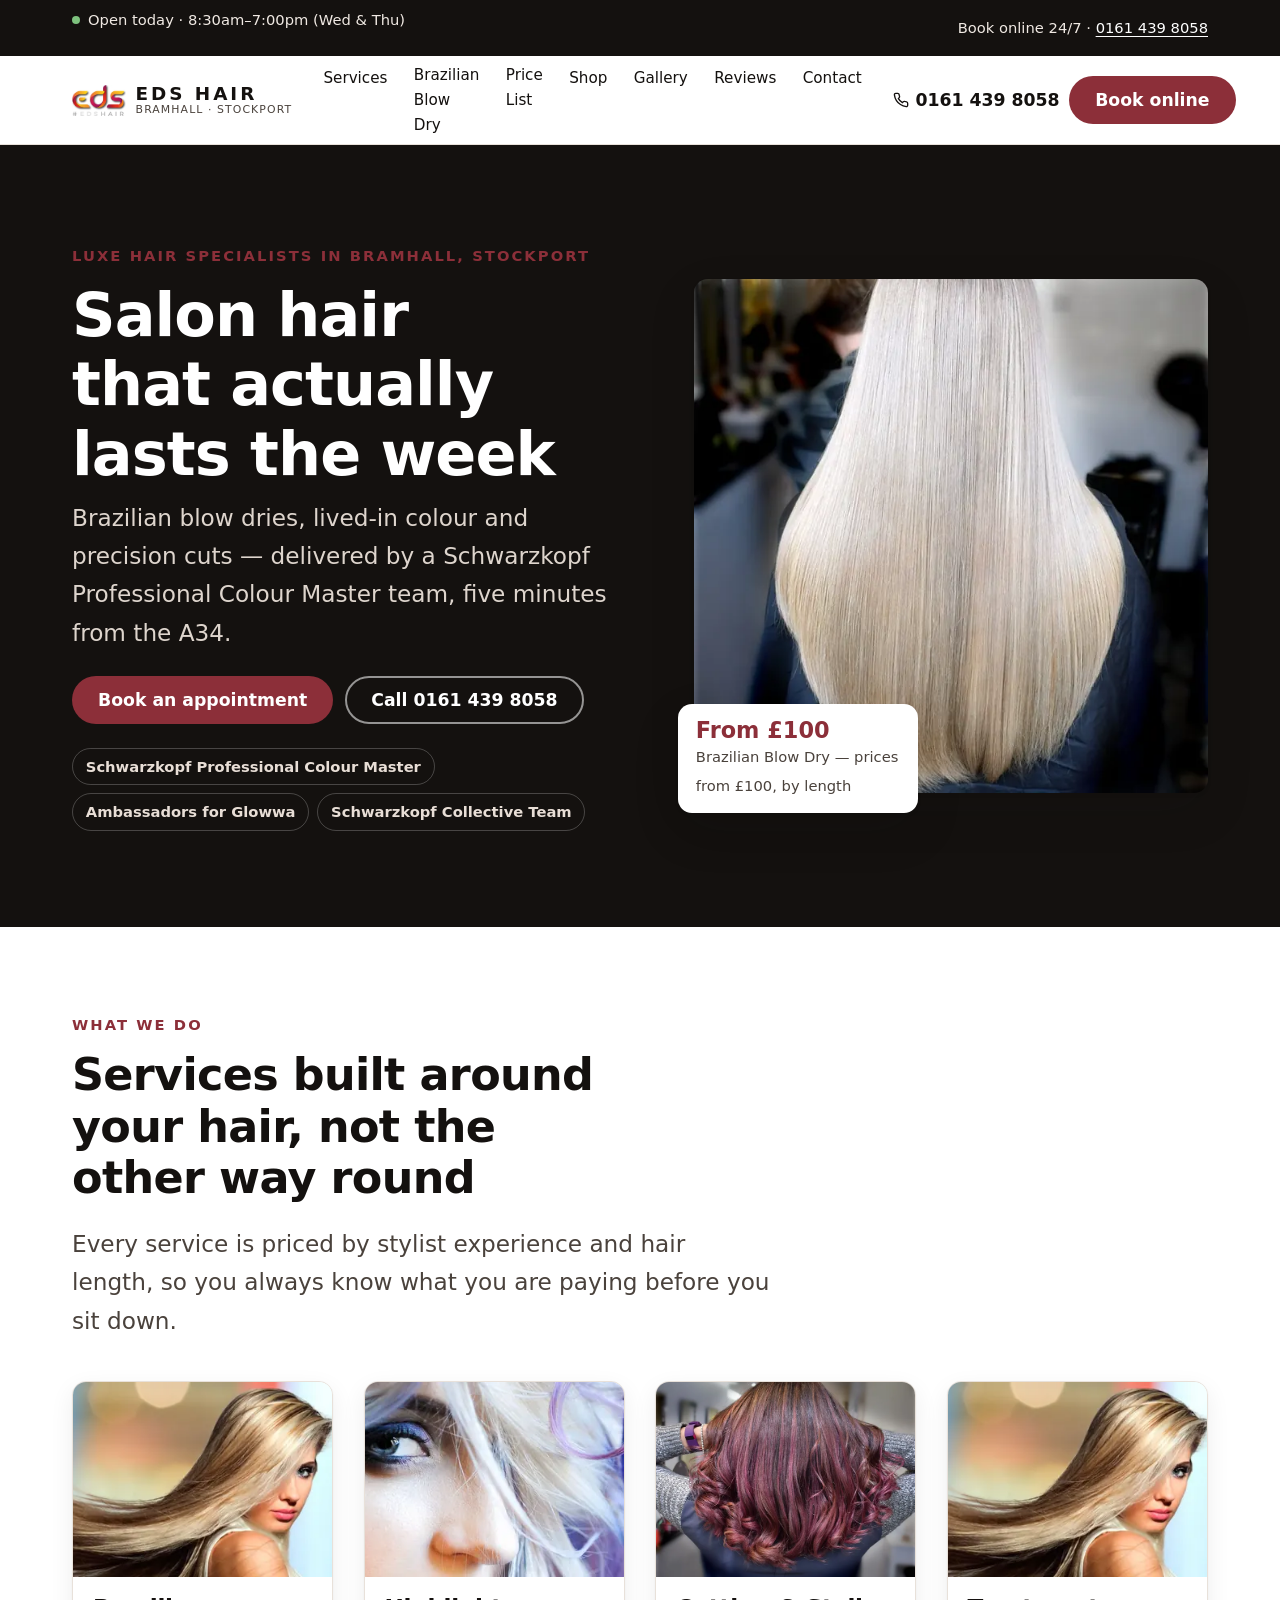
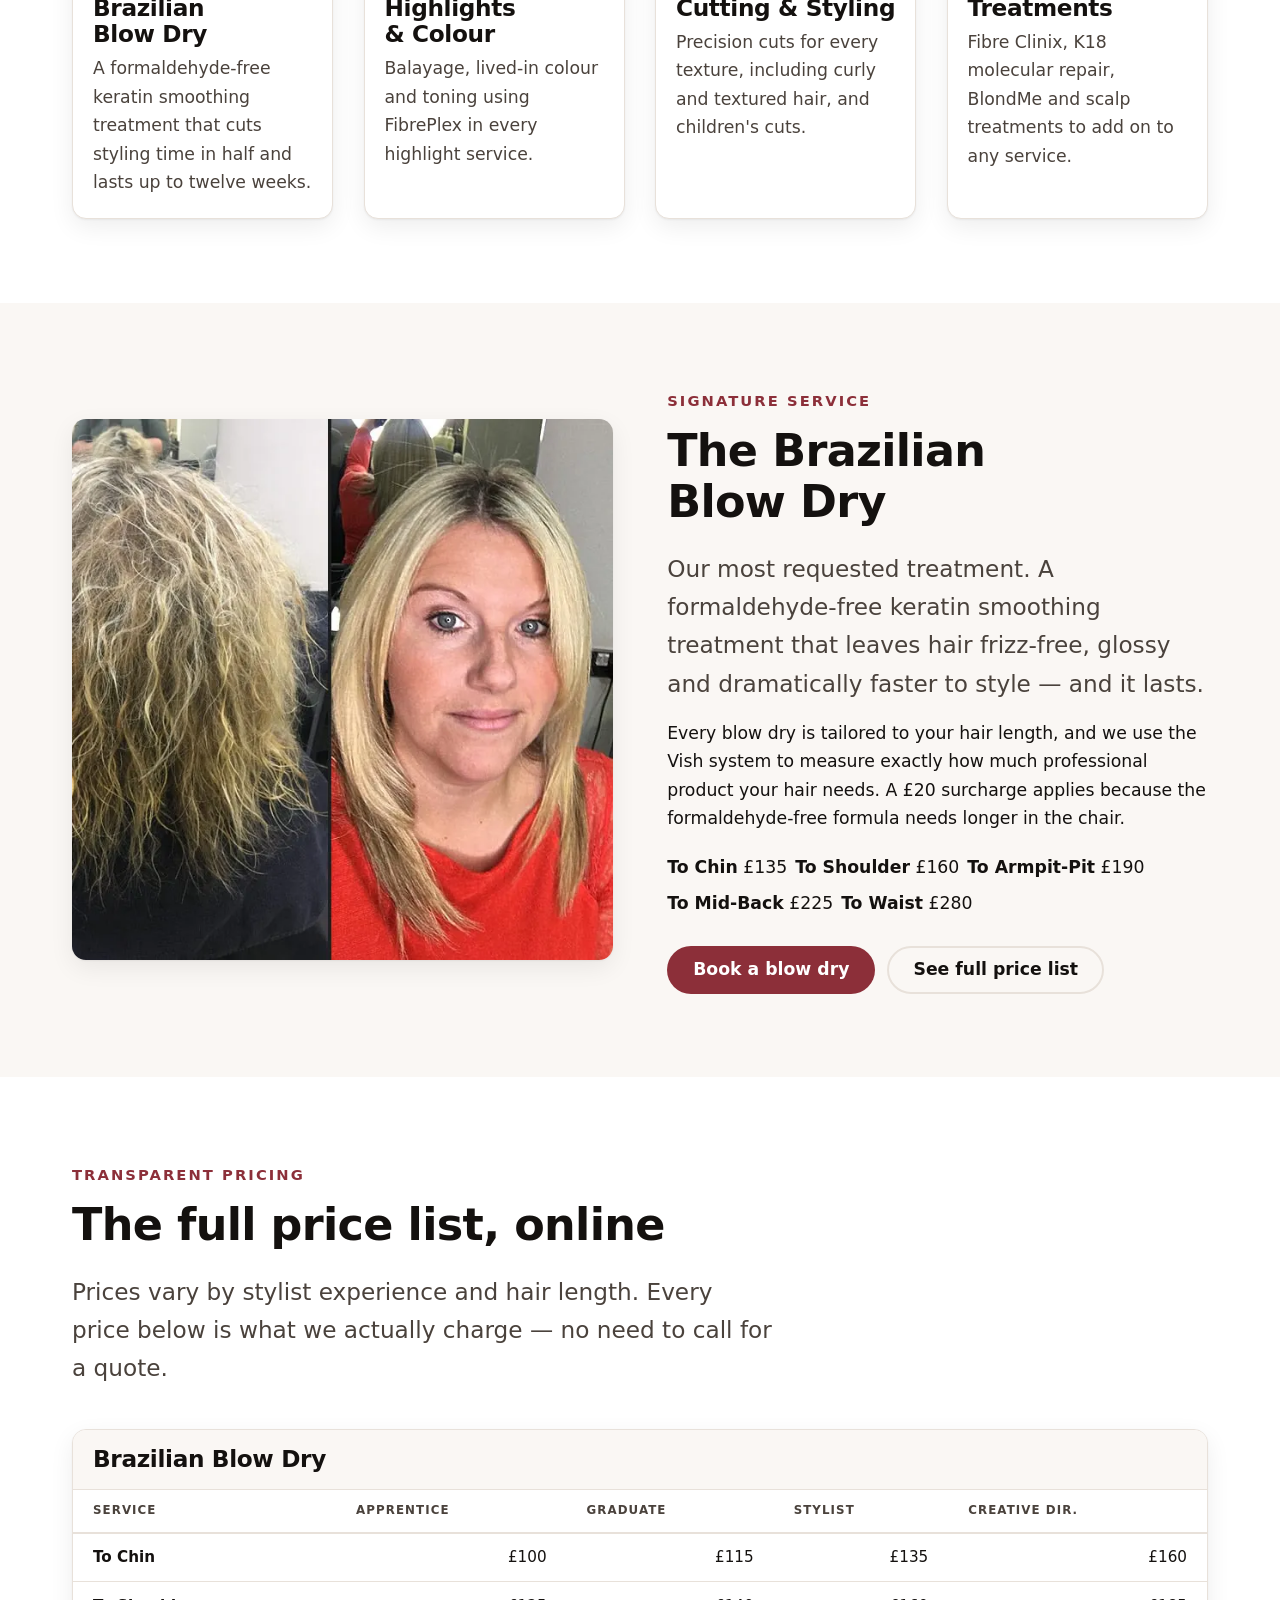
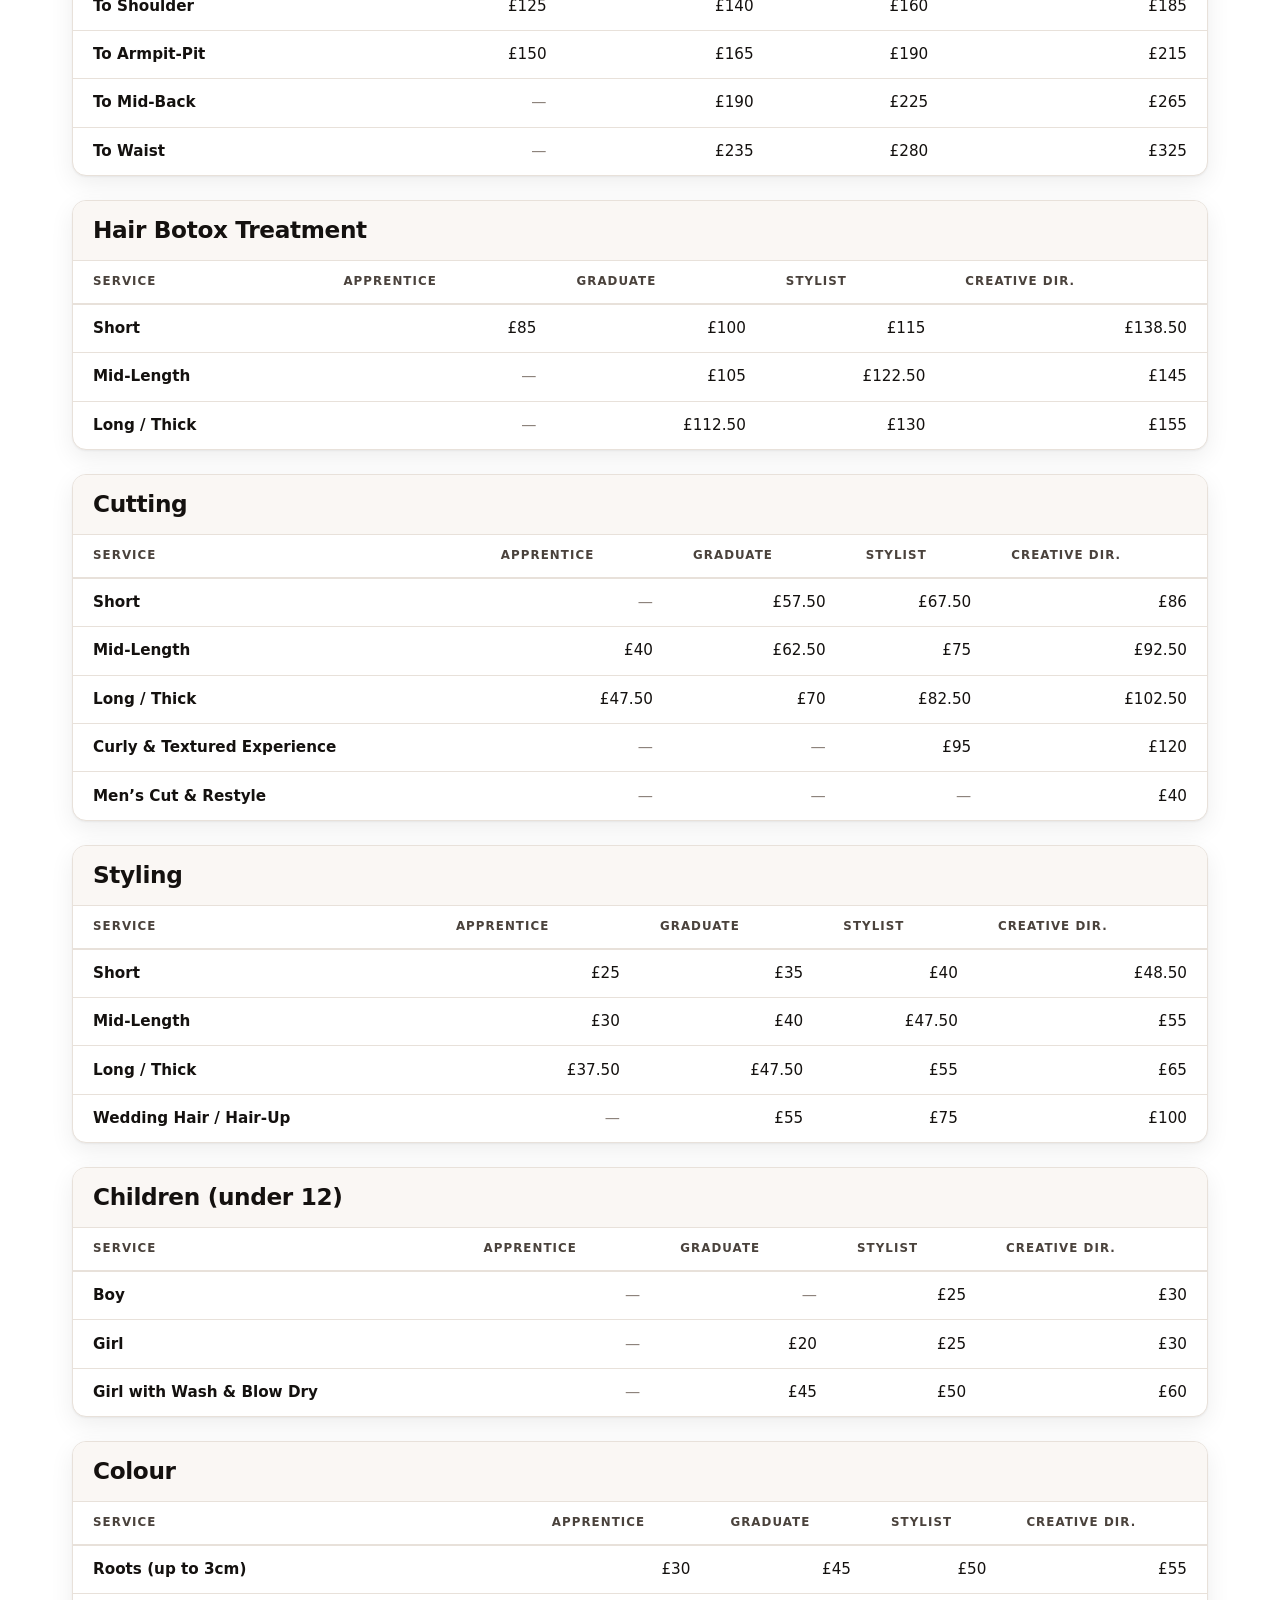
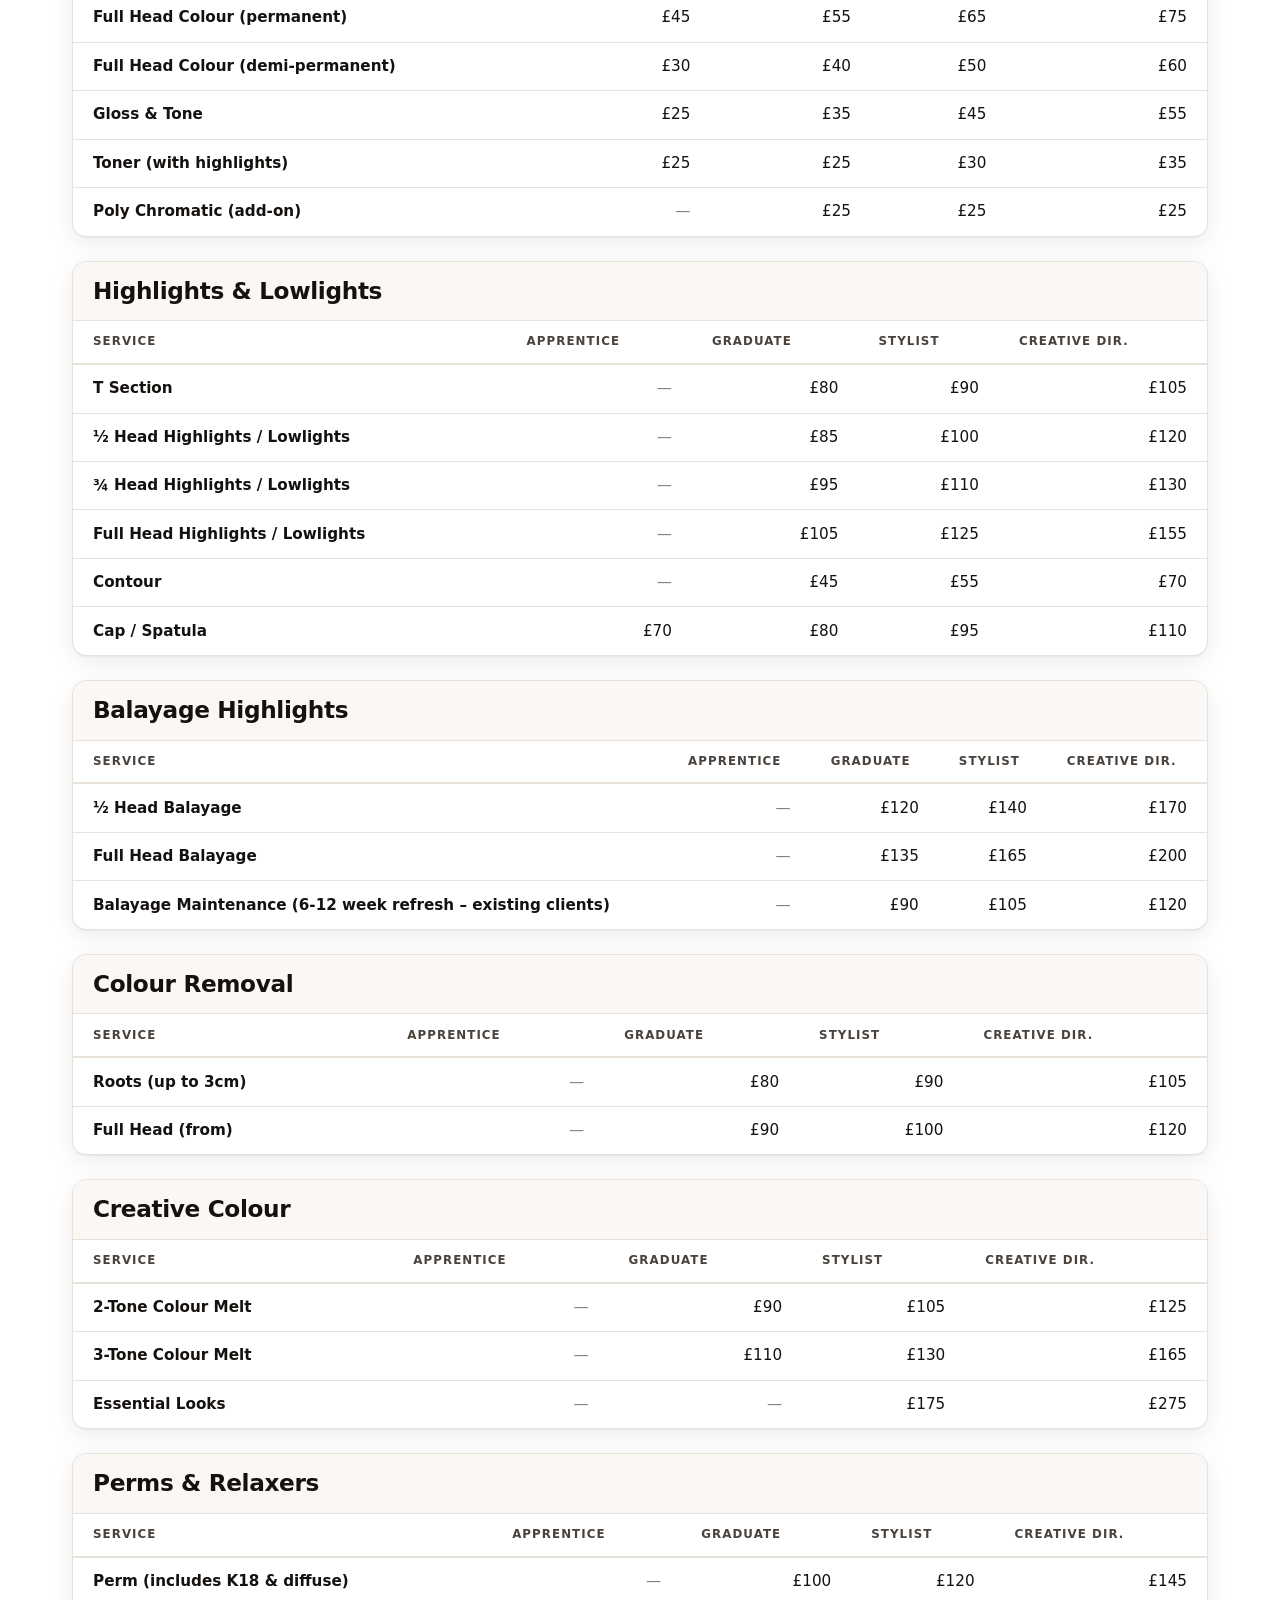
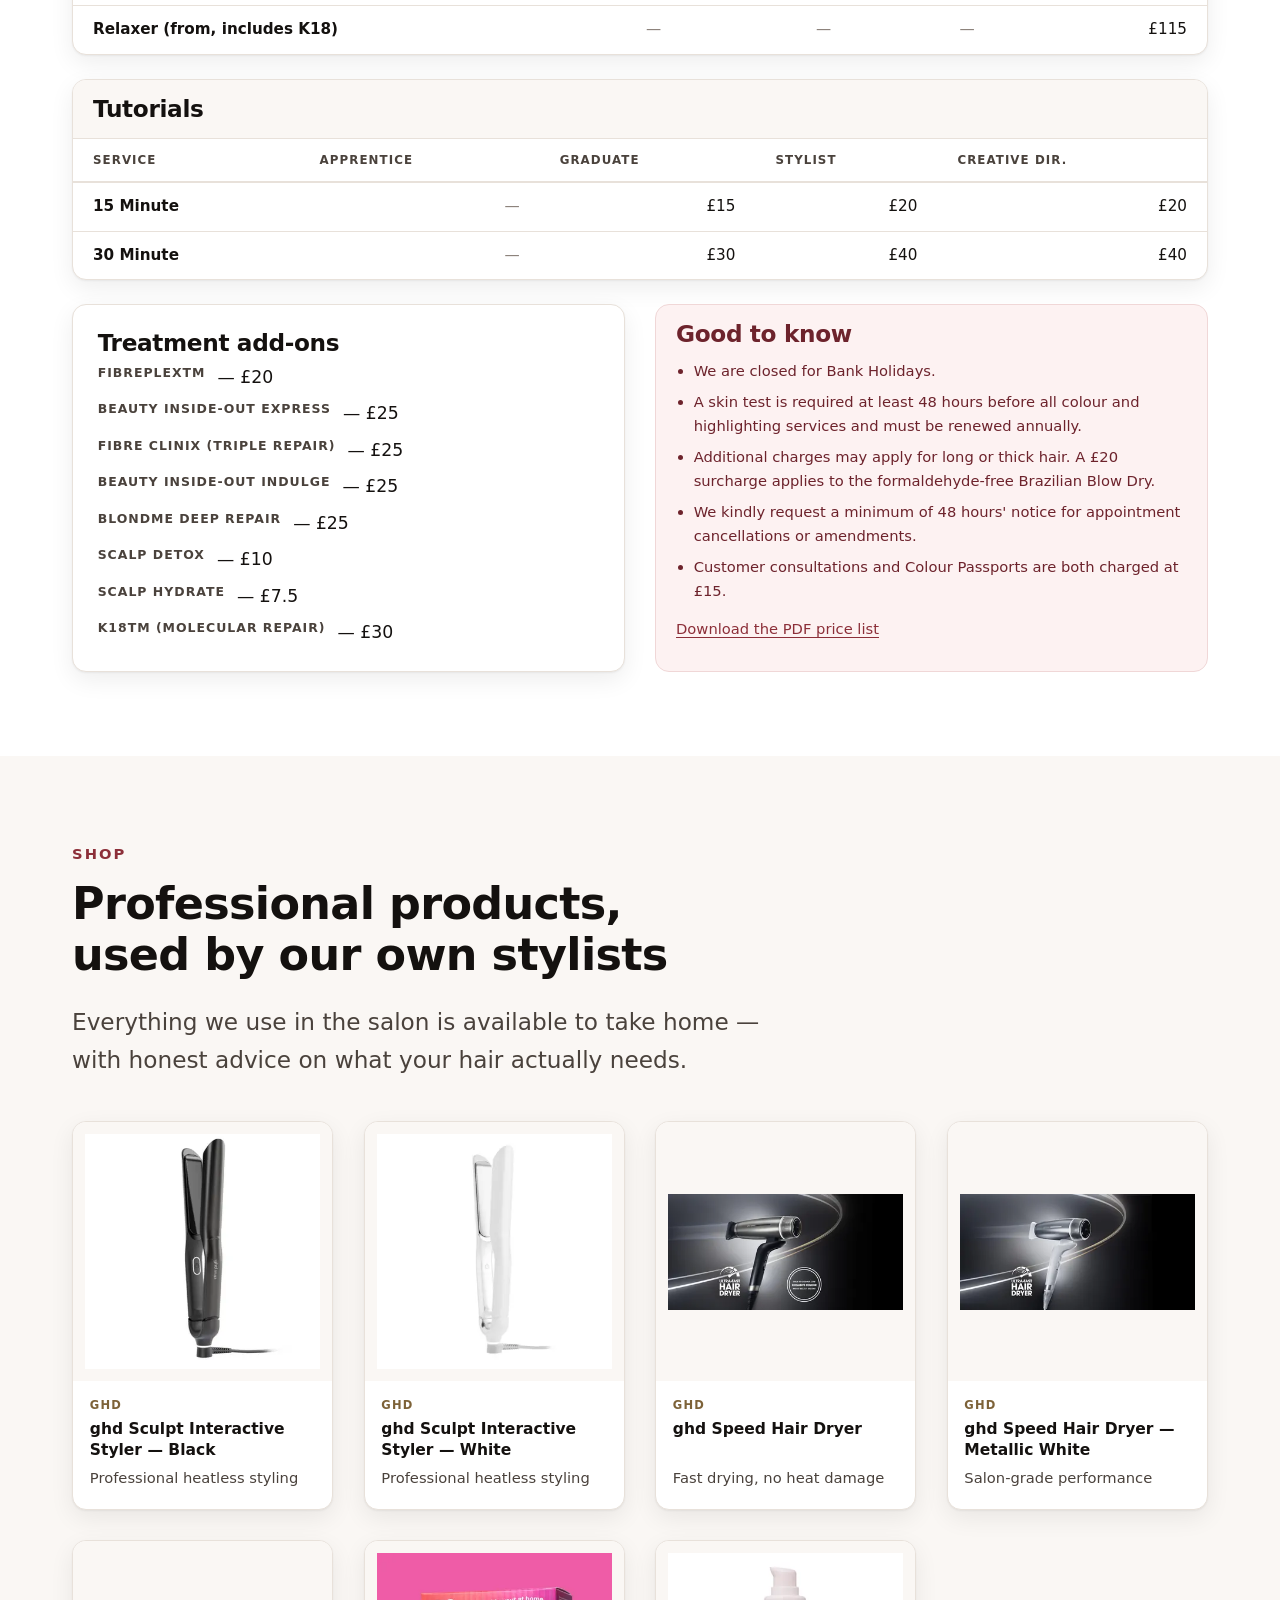
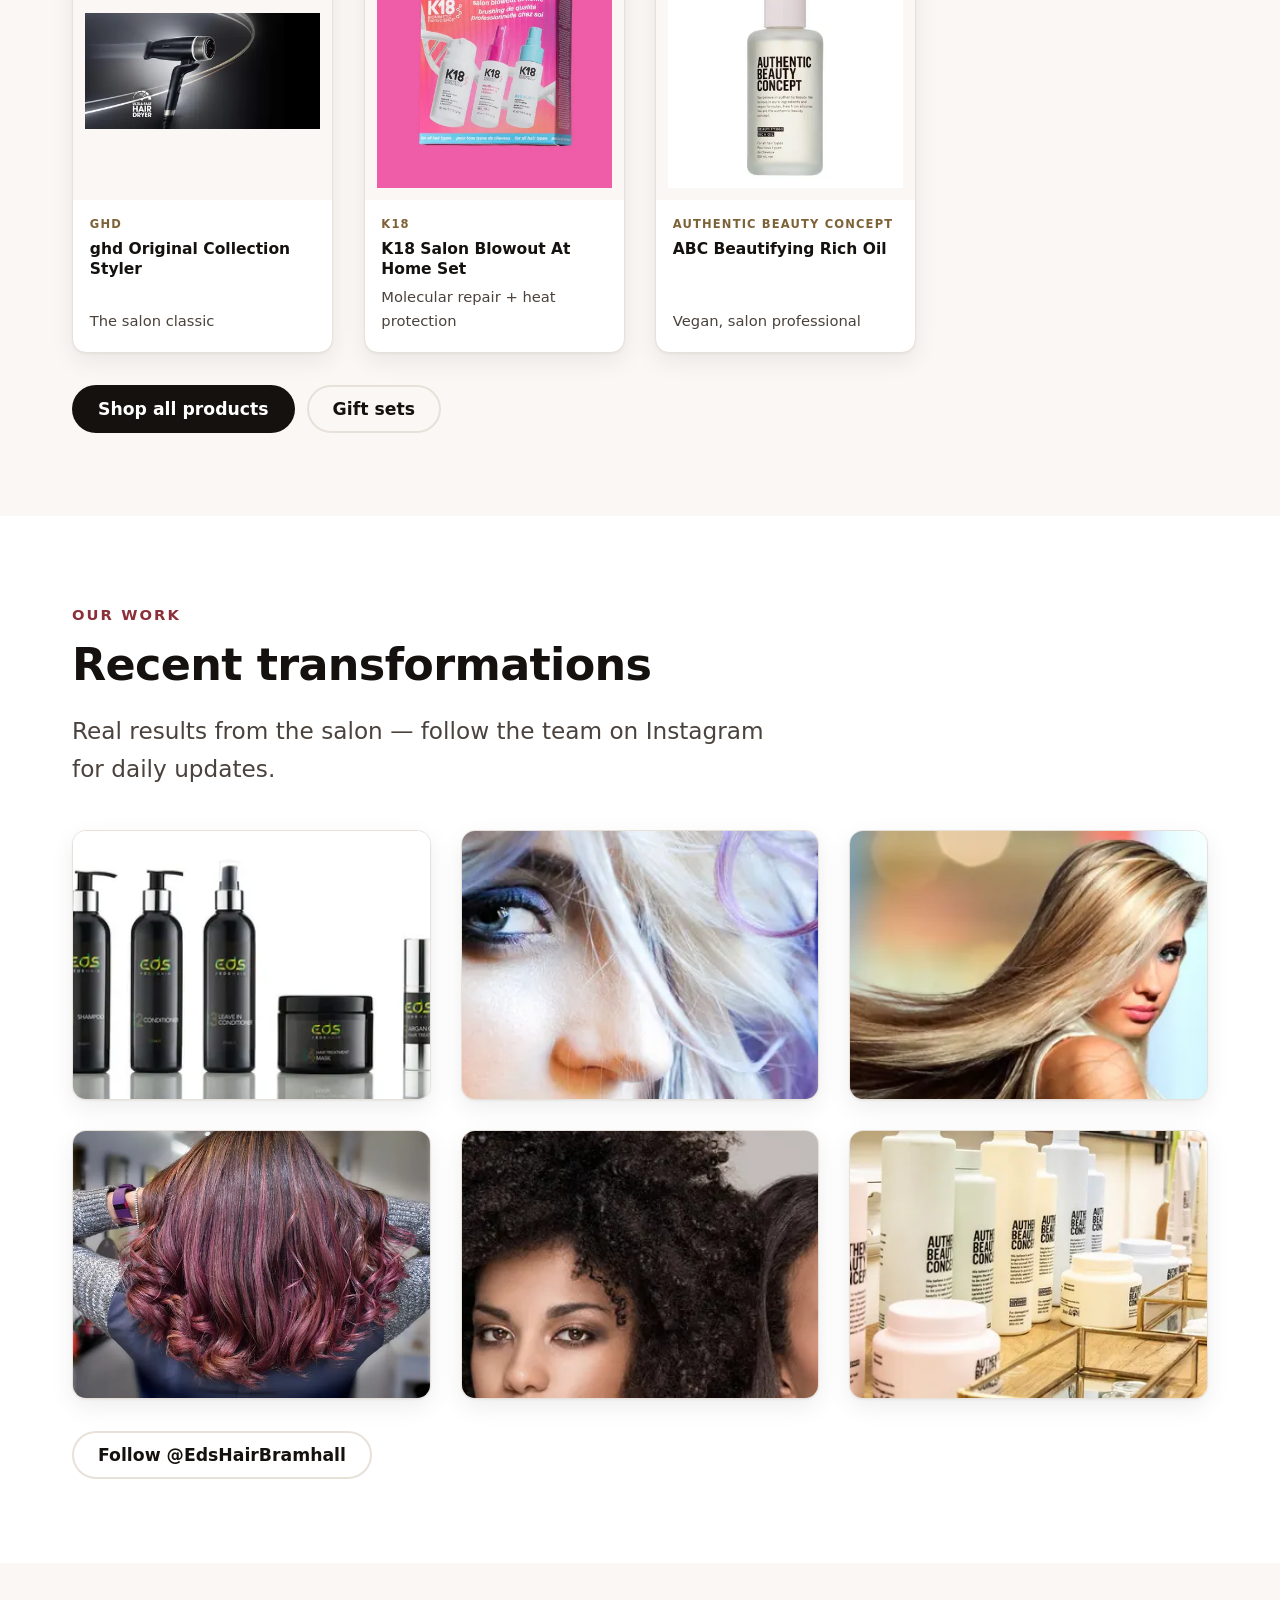
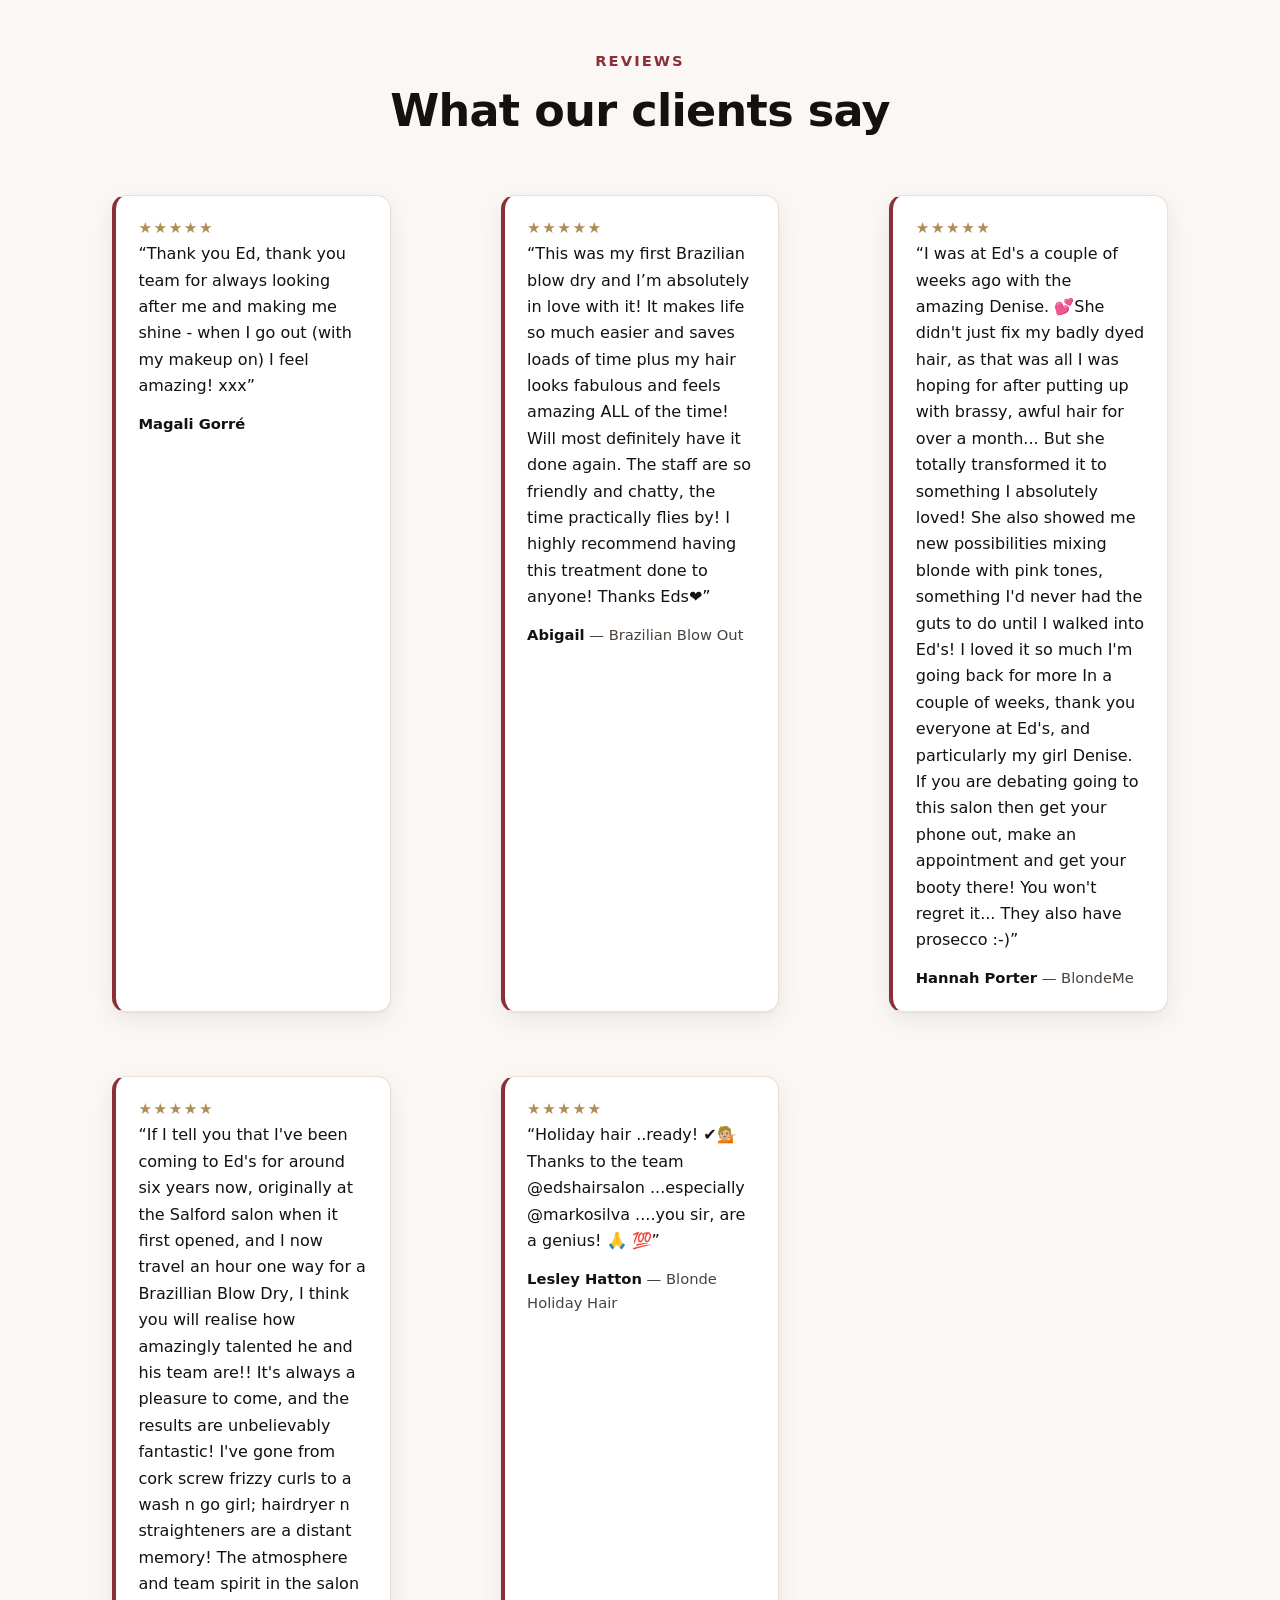
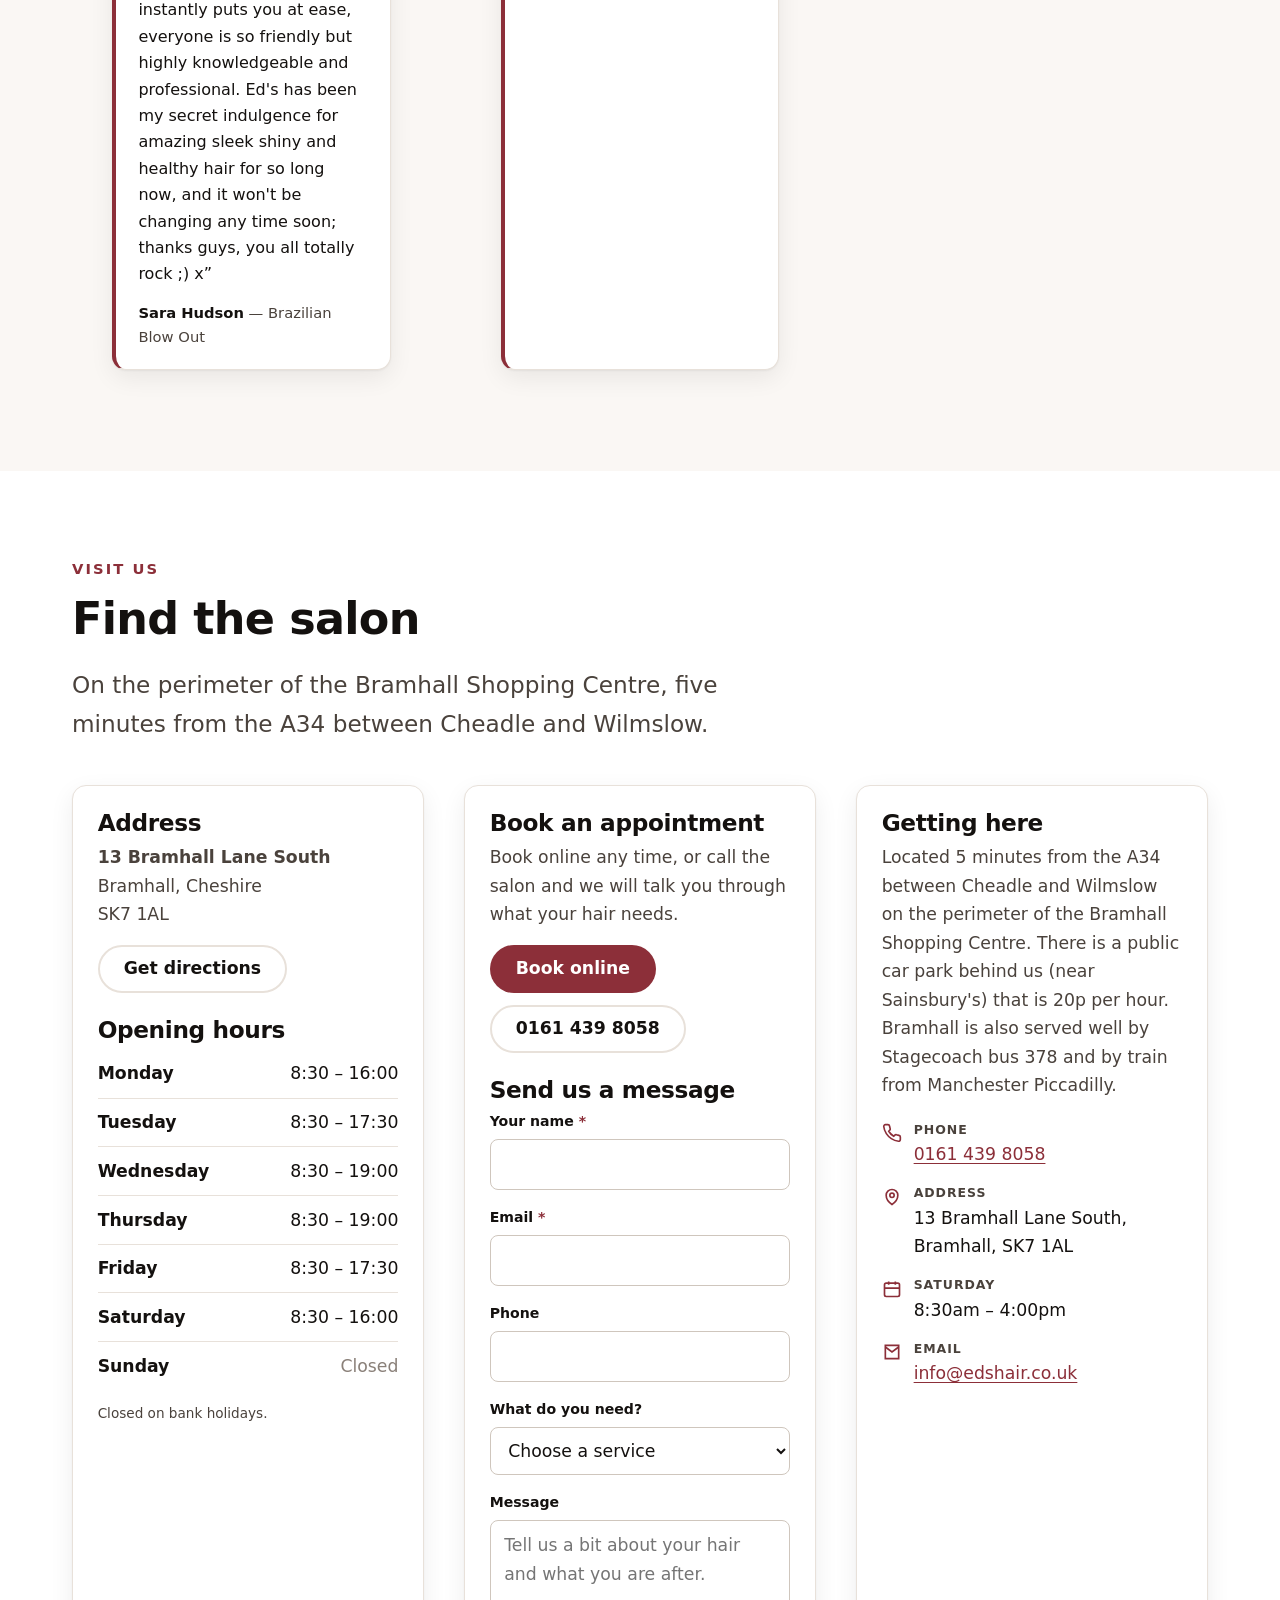
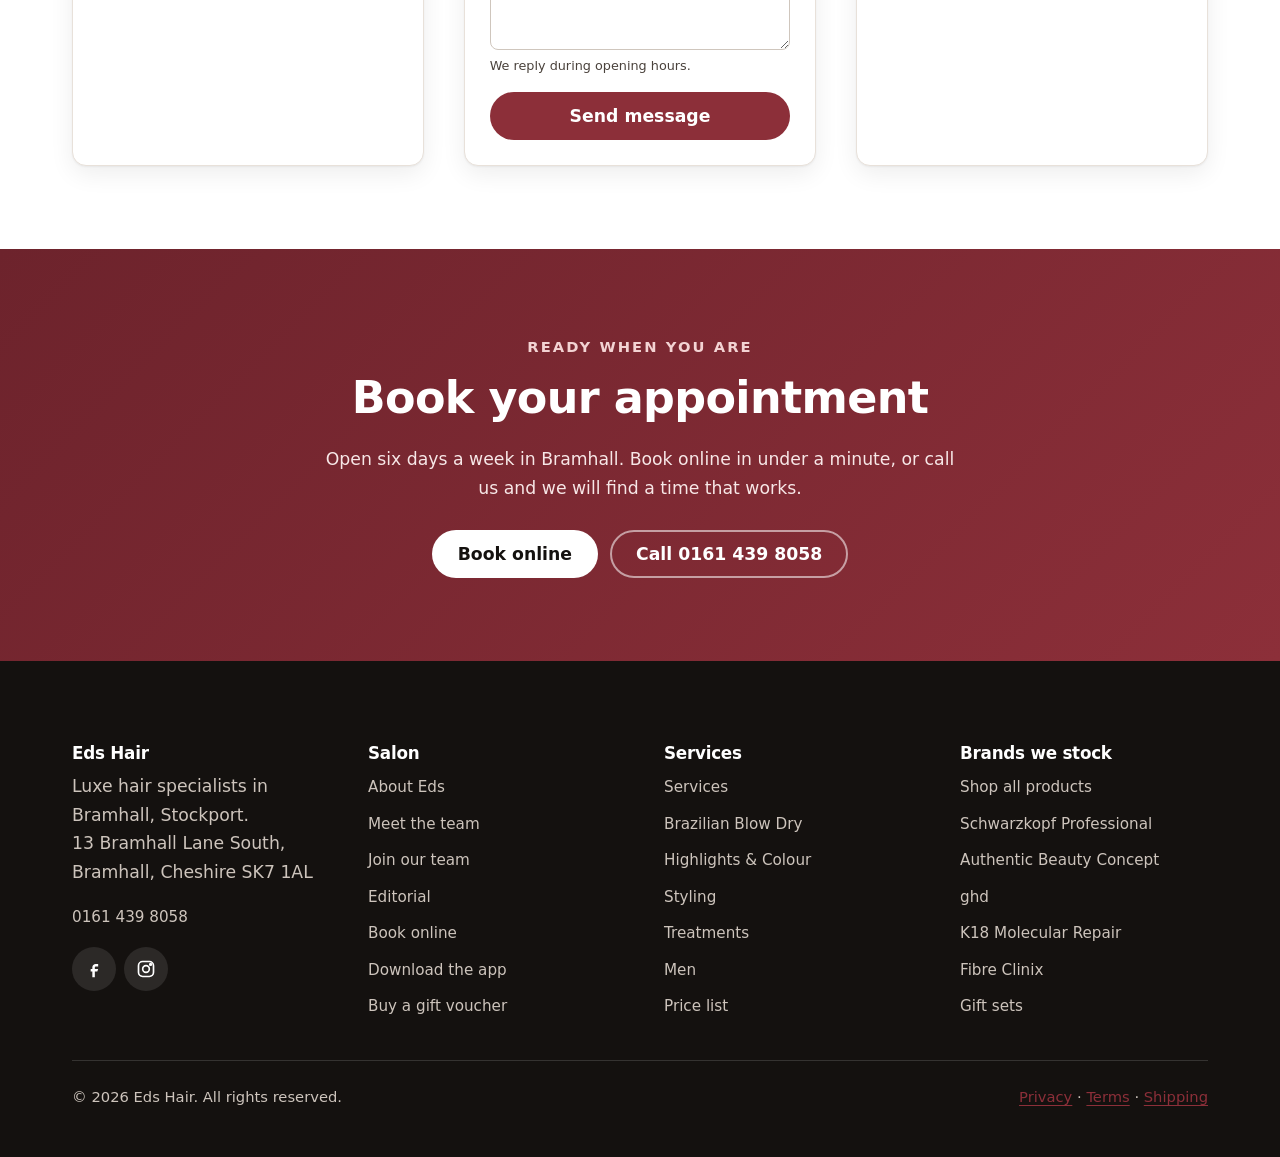
<file: eds-improved/site/index.html>
<!DOCTYPE html>
<html lang="en-GB">
<head>
<meta charset="utf-8">
<meta name="viewport" content="width=device-width, initial-scale=1">
<title>Eds Hair | Brazilian Blow Dry, Colour &amp; Cut in Bramhall, Stockport</title>
<meta name="description" content="Luxe hair salon in Bramhall, Stockport. Brazilian blow dries from £100, balayage and lived-in colour. Schwarzkopf Professional Colour Master. Book online.">
<link rel="canonical" href="https://edshair.co.uk/">
<meta name="theme-color" content="#8c2f39">
<meta name="format-detection" content="telephone=no">

<meta property="og:type" content="website">
<meta property="og:site_name" content="Eds Hair">
<meta property="og:locale" content="en_GB">
<meta property="og:title" content="Eds Hair | Brazilian Blow Dry, Colour &amp; Cut in Bramhall, Stockport">
<meta property="og:description" content="Luxe hair salon in Bramhall, Stockport. Brazilian blow dries from £100, balayage and lived-in colour. Schwarzkopf Professional Colour Master. Book online.">
<meta property="og:url" content="https://edshair.co.uk/">
<meta property="og:image" content="https://edshair.co.uk/cdn/shop/files/Eds-Hair-Brazilian-Blowout-Blondes-2_2048x.jpg">
<meta name="twitter:card" content="summary_large_image">
<meta name="twitter:title" content="Eds Hair | Brazilian Blow Dry, Colour &amp; Cut in Bramhall, Stockport">
<meta name="twitter:description" content="Luxe hair salon in Bramhall, Stockport. Brazilian blow dries from £100, balayage and lived-in colour. Schwarzkopf Professional Colour Master. Book online.">

<link rel="icon" href="img/logo-280.webp" type="image/webp" sizes="any">
<link rel="apple-touch-icon" href="img/logo-280.webp">
<link rel="preload" as="image" href="img/hero-640.webp" imagesrcset="img/hero-640.webp 640w, img/hero-840.webp 840w" imagesizes="(max-width: 900px) 92vw, 46vw" fetchpriority="high">
<link rel="stylesheet" href="assets/styles.min.css">
<script src="assets/app.min.js" defer></script>
<script type="application/ld+json">{
  "@context": "https://schema.org",
  "@graph": [
    {
      "@type": [
        "BeautySalon",
        "HairSalon",
        "LocalBusiness"
      ],
      "@id": "https://edshair.co.uk/#salon",
      "name": "Eds Hair",
      "description": "Luxe hair specialists in Bramhall, Stockport. Brazilian blow dries, balayage and lived-in colour, Schwarzkopf Professional Colour Master.",
      "url": "https://edshair.co.uk/",
      "telephone": "+441614398058",
      "priceRange": "££",
      "currenciesAccepted": "GBP",
      "paymentAccepted": "Cash, Card",
      "image": "https://edshair.co.uk/cdn/shop/files/Eds-Hair-Brazilian-Blowout-Blondes-2_2048x.jpg",
      "logo": "https://edshair.co.uk/cdn/shop/files/EdsHair_Brandmark_32bWeb_280x@2x.png",
      "address": {
        "@type": "PostalAddress",
        "streetAddress": "13 Bramhall Lane South",
        "addressLocality": "Bramhall",
        "addressRegion": "Cheshire",
        "postalCode": "SK7 1AL",
        "addressCountry": "GB"
      },
      "geo": {
        "@type": "GeoCoordinates",
        "latitude": 53.3447,
        "longitude": -2.1614
      },
      "openingHoursSpecification": [
        {
          "@type": "OpeningHoursSpecification",
          "dayOfWeek": [
            "Monday",
            "Tuesday",
            "Wednesday",
            "Thursday",
            "Friday",
            "Saturday"
          ],
          "opens": "08:30",
          "closes": "19:00"
        }
      ],
      "hasMap": "https://www.google.com/maps/search/?api=1&query=Eds+Hair+13+Bramhall+Lane+South+Bramhall+SK7+1AL",
      "areaServed": [
        {
          "@type": "City",
          "name": "Bramhall"
        },
        {
          "@type": "City",
          "name": "Stockport"
        },
        {
          "@type": "City",
          "name": "Manchester"
        }
      ],
      "sameAs": [
        "https://www.facebook.com/EdsHairBramhall/",
        "https://www.instagram.com/EdsHairBramhall/"
      ],
      "makesOffer": [
        {
          "@type": "Offer",
          "itemOffered": {
            "@type": "Service",
            "name": "Brazilian Blow Dry"
          }
        },
        {
          "@type": "Offer",
          "itemOffered": {
            "@type": "Service",
            "name": "Highlights and colour"
          }
        },
        {
          "@type": "Offer",
          "itemOffered": {
            "@type": "Service",
            "name": "Keratin smoothing treatments"
          }
        },
        {
          "@type": "Offer",
          "itemOffered": {
            "@type": "Service",
            "name": "Hair Botox treatment"
          }
        },
        {
          "@type": "Offer",
          "itemOffered": {
            "@type": "Service",
            "name": "Cut and blow dry"
          }
        },
        {
          "@type": "Offer",
          "itemOffered": {
            "@type": "Service",
            "name": "Hair styling"
          }
        }
      ],
      "aggregateRating": {
        "@type": "AggregateRating",
        "ratingValue": "5",
        "reviewCount": "5",
        "bestRating": "5"
      }
    },
    {
      "@type": "WebSite",
      "@id": "https://edshair.co.uk/#website",
      "url": "https://edshair.co.uk/",
      "name": "Eds Hair",
      "inLanguage": "en-GB",
      "publisher": {
        "@id": "https://edshair.co.uk/#salon"
      },
      "potentialAction": {
        "@type": "ReserveAction",
        "target": {
          "@type": "EntryPoint",
          "urlTemplate": "https://phorest.com/book/salons/edshair",
          "actionPlatform": [
            "https://schema.org/DesktopWebPlatform",
            "https://schema.org/MobileWebPlatform"
          ]
        },
        "result": {
          "@type": "Reservation",
          "name": "Hair appointment"
        }
      }
    },
    {
      "@type": "BreadcrumbList",
      "@id": "https://edshair.co.uk/#breadcrumb",
      "itemListElement": [
        {
          "@type": "ListItem",
          "position": 1,
          "name": "Home",
          "item": "https://edshair.co.uk/"
        }
      ]
    }
  ]
}</script>
</head>
<body id="top">
<a class="skip-link" href="#main">Skip to content</a>

<div class="topbar">
  <div class="wrap">
    <p class="topbar__note">Open today &middot; 8:30am&ndash;7:00pm (Wed &amp; Thu)</p>
    <p>Book online 24/7 &middot; <a href="tel:+441614398058">0161 439 8058</a></p>
  </div>
</div>


<header class="site-header">
  <div class="wrap">
    <a class="brand" href="#top">
      <img src="img/logo-280.webp" srcset="img/logo-280.webp 280w" sizes="54px" alt="Eds Hair — hair salon in Bramhall, Stockport" width="280" height="158" loading="eager" fetchpriority="high" >
      <span class="brand__text">
        <span class="brand__name">EDS HAIR</span>
        <span class="brand__tag">Bramhall &middot; Stockport</span>
      </span>
    </a>
    <button class="nav-toggle" type="button" aria-expanded="false" aria-controls="primary-nav" aria-label="Open menu">
      <svg viewBox="0 0 24 24" fill="none" stroke="currentColor" stroke-width="2" stroke-linecap="round" aria-hidden="true">
        <path d="M3 6h18M3 12h18M3 18h18"/>
      </svg>
    </button>
    <nav class="nav" id="primary-nav" aria-label="Primary">
      <ul><li><a href="#services" aria-current="page">Services</a></li><li><a href="#blowout">Brazilian Blow Dry</a></li><li><a href="#prices">Price List</a></li><li><a href="#shop">Shop</a></li><li><a href="#gallery">Gallery</a></li><li><a href="#reviews">Reviews</a></li><li><a href="#contact">Contact</a></li></ul>
    </nav>
    <div class="header__cta">
      <a class="header__phone" href="tel:+441614398058">
        <svg viewBox="0 0 24 24" width="16" height="16" fill="none" stroke="currentColor" stroke-width="2" aria-hidden="true"><path d="M22 16.9v3a2 2 0 0 1-2.2 2 19.8 19.8 0 0 1-8.6-3.1 19.5 19.5 0 0 1-6-6A19.8 19.8 0 0 1 2.1 4.2 2 2 0 0 1 4.1 2h3a2 2 0 0 1 2 1.7c.1 1 .4 1.9.7 2.8a2 2 0 0 1-.5 2.1L8.1 9.9a16 16 0 0 0 6 6l1.3-1.3a2 2 0 0 1 2.1-.4c.9.3 1.8.6 2.8.7a2 2 0 0 1 1.7 2Z"/></svg>
        0161 439 8058
      </a>
      <a class="btn btn--primary" href="https://phorest.com/book/salons/edshair">Book online</a>
    </div>
  </div>
</header>

<main id="main">

<section class="hero">
  <div class="wrap hero__inner">
    <div>
      <span class="eyebrow">Luxe hair specialists in Bramhall, Stockport</span>
      <h1>Salon hair that actually lasts the week</h1>
      <p class="hero__sub">Brazilian blow dries, lived-in colour and precision cuts —
      delivered by a Schwarzkopf Professional Colour Master team, five minutes from the A34.</p>
      <div class="btn-row">
        <a class="btn btn--primary" href="https://phorest.com/book/salons/edshair">Book an appointment</a>
        <a class="btn btn--outline-light" href="tel:+441614398058">Call 0161 439 8058</a>
      </div>
      <ul class="hero__badges"><li>Schwarzkopf Professional Colour Master</li><li>Ambassadors for Glowwa</li><li>Schwarzkopf Collective Team</li></ul>
    </div>
    <div class="hero__media">
      <img src="img/hero-640.webp" srcset="img/hero-640.webp 640w, img/hero-840.webp 840w" sizes="(max-width: 900px) 92vw, 46vw" alt="Long, voluminous brunette hair with soft curls finished at Eds Hair Bramhall" width="640" height="640" loading="eager" fetchpriority="high" >
      <div class="hero__price">
        <strong>From &pound;100</strong>
        <span>Brazilian Blow Dry &mdash; prices from &pound;100, by length</span>
      </div>
    </div>
  </div>
</section>

<section class="section" id="services">
  <div class="wrap">
    <div class="section-head"><span class="eyebrow">What we do</span><h2>Services built around your hair, not the other way round</h2><p class="lede">Every service is priced by stylist experience and hair length, so you always know what you are paying before you sit down.</p></div>
    <div class="grid grid--4">
    <article class="card card--media">
      <img src="img/blowout-640.webp" srcset="img/blowout-640.webp 640w, img/blowout-960.webp 960w" sizes="(max-width: 700px) 92vw, 30vw" alt="A formaldehyde-free keratin smoothing treatment that cuts styling time in half and lasts up to twelve weeks." width="640" height="240" loading="lazy" decoding="async" >
      <div class="card__body">
        <h3>Brazilian Blow Dry</h3>
        <p>A formaldehyde-free keratin smoothing treatment that cuts styling time in half and lasts up to twelve weeks.</p>
      </div>
    </article>
    <article class="card card--media">
      <img src="img/colour-640.webp" srcset="img/colour-640.webp 640w, img/colour-960.webp 960w" sizes="(max-width: 700px) 92vw, 30vw" alt="Balayage, lived-in colour and toning using FibrePlex in every highlight service." width="640" height="240" loading="lazy" decoding="async" >
      <div class="card__body">
        <h3>Highlights &amp; Colour</h3>
        <p>Balayage, lived-in colour and toning using FibrePlex in every highlight service.</p>
      </div>
    </article>
    <article class="card card--media">
      <img src="img/cuts-640.webp" srcset="img/cuts-640.webp 640w, img/cuts-840.webp 840w" sizes="(max-width: 700px) 92vw, 30vw" alt="Precision cuts for every texture, including curly and textured hair, and children&#x27;s cuts." width="640" height="640" loading="lazy" decoding="async" >
      <div class="card__body">
        <h3>Cutting &amp; Styling</h3>
        <p>Precision cuts for every texture, including curly and textured hair, and children's cuts.</p>
      </div>
    </article>
    <article class="card card--media">
      <img src="img/blowout-640.webp" srcset="img/blowout-640.webp 640w, img/blowout-960.webp 960w" sizes="(max-width: 700px) 92vw, 30vw" alt="Fibre Clinix, K18 molecular repair, BlondMe and scalp treatments to add on to any service." width="640" height="240" loading="lazy" decoding="async" >
      <div class="card__body">
        <h3>Treatments</h3>
        <p>Fibre Clinix, K18 molecular repair, BlondMe and scalp treatments to add on to any service.</p>
      </div>
    </article></div>
  </div>
</section>

<section class="section section--alt" id="blowout">
  <div class="wrap split split--media-first">
    <div class="split__media">
      <img src="img/beforeafter-630.webp" srcset="img/beforeafter-630.webp 630w" sizes="(max-width: 800px) 92vw, 44vw" alt="Before and after a Brazilian blow dry at Eds Hair Bramhall" width="630" height="630" loading="lazy" decoding="async" >
    </div>
    <div>
      <span class="eyebrow">Signature service</span>
      <h2>The Brazilian Blow Dry</h2>
      <p class="lede">Our most requested treatment. A formaldehyde-free keratin
      smoothing treatment that leaves hair frizz-free, glossy and dramatically
      faster to style &mdash; and it lasts.</p>
      <p>Every blow dry is tailored to your hair length, and we use the Vish system
      to measure exactly how much professional product your hair needs. A
      &pound;20 surcharge applies because the formaldehyde-free formula needs
      longer in the chair.</p>
      <ul class="badge-row" style="margin:1.25rem 0 1.75rem"><li><strong>To Chin</strong> &pound;135</li><li><strong>To Shoulder</strong> &pound;160</li><li><strong>To Armpit-Pit</strong> &pound;190</li><li><strong>To Mid-Back</strong> &pound;225</li><li><strong>To Waist</strong> &pound;280</li></ul>
      <div class="btn-row">
        <a class="btn btn--primary" href="https://phorest.com/book/salons/edshair">Book a blow dry</a>
        <a class="btn btn--ghost" href="#prices">See full price list</a>
      </div>
    </div>
  </div>
</section>

<section class="section" id="prices">
  <div class="wrap">
    <div class="section-head"><span class="eyebrow">Transparent pricing</span><h2>The full price list, online</h2><p class="lede">Prices vary by stylist experience and hair length. Every price below is what we actually charge — no need to call for a quote.</p></div>
    <div class="pricelist"><div class="pricegroup"><div class="pricegroup__head"><h3>Brazilian Blow Dry</h3></div><div class="table-scroll"><table class="prices"><thead><tr><th scope="col">Service</th><th scope="col" class="num">Apprentice</th><th scope="col" class="num">Graduate</th><th scope="col" class="num">Stylist</th><th scope="col" class="num">Creative Dir.</th></tr></thead><tbody><tr><td class="service">To Chin</td><td class="num">&pound;100</td><td class="num">&pound;115</td><td class="num">&pound;135</td><td class="num">&pound;160</td></tr><tr><td class="service">To Shoulder</td><td class="num">&pound;125</td><td class="num">&pound;140</td><td class="num">&pound;160</td><td class="num">&pound;185</td></tr><tr><td class="service">To Armpit-Pit</td><td class="num">&pound;150</td><td class="num">&pound;165</td><td class="num">&pound;190</td><td class="num">&pound;215</td></tr><tr><td class="service">To Mid-Back</td><td class="num"><span class="na" aria-label="Not available">&mdash;</span></td><td class="num">&pound;190</td><td class="num">&pound;225</td><td class="num">&pound;265</td></tr><tr><td class="service">To Waist</td><td class="num"><span class="na" aria-label="Not available">&mdash;</span></td><td class="num">&pound;235</td><td class="num">&pound;280</td><td class="num">&pound;325</td></tr></tbody></table></div></div><div class="pricegroup"><div class="pricegroup__head"><h3>Hair Botox Treatment</h3></div><div class="table-scroll"><table class="prices"><thead><tr><th scope="col">Service</th><th scope="col" class="num">Apprentice</th><th scope="col" class="num">Graduate</th><th scope="col" class="num">Stylist</th><th scope="col" class="num">Creative Dir.</th></tr></thead><tbody><tr><td class="service">Short</td><td class="num">&pound;85</td><td class="num">&pound;100</td><td class="num">&pound;115</td><td class="num">&pound;138.50</td></tr><tr><td class="service">Mid-Length</td><td class="num"><span class="na" aria-label="Not available">&mdash;</span></td><td class="num">&pound;105</td><td class="num">&pound;122.50</td><td class="num">&pound;145</td></tr><tr><td class="service">Long / Thick</td><td class="num"><span class="na" aria-label="Not available">&mdash;</span></td><td class="num">&pound;112.50</td><td class="num">&pound;130</td><td class="num">&pound;155</td></tr></tbody></table></div></div><div class="pricegroup"><div class="pricegroup__head"><h3>Cutting</h3></div><div class="table-scroll"><table class="prices"><thead><tr><th scope="col">Service</th><th scope="col" class="num">Apprentice</th><th scope="col" class="num">Graduate</th><th scope="col" class="num">Stylist</th><th scope="col" class="num">Creative Dir.</th></tr></thead><tbody><tr><td class="service">Short</td><td class="num"><span class="na" aria-label="Not available">&mdash;</span></td><td class="num">&pound;57.50</td><td class="num">&pound;67.50</td><td class="num">&pound;86</td></tr><tr><td class="service">Mid-Length</td><td class="num">&pound;40</td><td class="num">&pound;62.50</td><td class="num">&pound;75</td><td class="num">&pound;92.50</td></tr><tr><td class="service">Long / Thick</td><td class="num">&pound;47.50</td><td class="num">&pound;70</td><td class="num">&pound;82.50</td><td class="num">&pound;102.50</td></tr><tr><td class="service">Curly &amp; Textured Experience</td><td class="num"><span class="na" aria-label="Not available">&mdash;</span></td><td class="num"><span class="na" aria-label="Not available">&mdash;</span></td><td class="num">&pound;95</td><td class="num">&pound;120</td></tr><tr><td class="service">Men’s Cut &amp; Restyle</td><td class="num"><span class="na" aria-label="Not available">&mdash;</span></td><td class="num"><span class="na" aria-label="Not available">&mdash;</span></td><td class="num"><span class="na" aria-label="Not available">&mdash;</span></td><td class="num">&pound;40</td></tr></tbody></table></div></div><div class="pricegroup"><div class="pricegroup__head"><h3>Styling</h3></div><div class="table-scroll"><table class="prices"><thead><tr><th scope="col">Service</th><th scope="col" class="num">Apprentice</th><th scope="col" class="num">Graduate</th><th scope="col" class="num">Stylist</th><th scope="col" class="num">Creative Dir.</th></tr></thead><tbody><tr><td class="service">Short</td><td class="num">&pound;25</td><td class="num">&pound;35</td><td class="num">&pound;40</td><td class="num">&pound;48.50</td></tr><tr><td class="service">Mid-Length</td><td class="num">&pound;30</td><td class="num">&pound;40</td><td class="num">&pound;47.50</td><td class="num">&pound;55</td></tr><tr><td class="service">Long / Thick</td><td class="num">&pound;37.50</td><td class="num">&pound;47.50</td><td class="num">&pound;55</td><td class="num">&pound;65</td></tr><tr><td class="service">Wedding Hair / Hair-Up</td><td class="num"><span class="na" aria-label="Not available">&mdash;</span></td><td class="num">&pound;55</td><td class="num">&pound;75</td><td class="num">&pound;100</td></tr></tbody></table></div></div><div class="pricegroup"><div class="pricegroup__head"><h3>Children (under 12)</h3></div><div class="table-scroll"><table class="prices"><thead><tr><th scope="col">Service</th><th scope="col" class="num">Apprentice</th><th scope="col" class="num">Graduate</th><th scope="col" class="num">Stylist</th><th scope="col" class="num">Creative Dir.</th></tr></thead><tbody><tr><td class="service">Boy</td><td class="num"><span class="na" aria-label="Not available">&mdash;</span></td><td class="num"><span class="na" aria-label="Not available">&mdash;</span></td><td class="num">&pound;25</td><td class="num">&pound;30</td></tr><tr><td class="service">Girl</td><td class="num"><span class="na" aria-label="Not available">&mdash;</span></td><td class="num">&pound;20</td><td class="num">&pound;25</td><td class="num">&pound;30</td></tr><tr><td class="service">Girl with Wash &amp; Blow Dry</td><td class="num"><span class="na" aria-label="Not available">&mdash;</span></td><td class="num">&pound;45</td><td class="num">&pound;50</td><td class="num">&pound;60</td></tr></tbody></table></div></div><div class="pricegroup"><div class="pricegroup__head"><h3>Colour</h3></div><div class="table-scroll"><table class="prices"><thead><tr><th scope="col">Service</th><th scope="col" class="num">Apprentice</th><th scope="col" class="num">Graduate</th><th scope="col" class="num">Stylist</th><th scope="col" class="num">Creative Dir.</th></tr></thead><tbody><tr><td class="service">Roots (up to 3cm)</td><td class="num">&pound;30</td><td class="num">&pound;45</td><td class="num">&pound;50</td><td class="num">&pound;55</td></tr><tr><td class="service">Full Head Colour (permanent)</td><td class="num">&pound;45</td><td class="num">&pound;55</td><td class="num">&pound;65</td><td class="num">&pound;75</td></tr><tr><td class="service">Full Head Colour (demi-permanent)</td><td class="num">&pound;30</td><td class="num">&pound;40</td><td class="num">&pound;50</td><td class="num">&pound;60</td></tr><tr><td class="service">Gloss &amp; Tone</td><td class="num">&pound;25</td><td class="num">&pound;35</td><td class="num">&pound;45</td><td class="num">&pound;55</td></tr><tr><td class="service">Toner (with highlights)</td><td class="num">&pound;25</td><td class="num">&pound;25</td><td class="num">&pound;30</td><td class="num">&pound;35</td></tr><tr><td class="service">Poly Chromatic (add-on)</td><td class="num"><span class="na" aria-label="Not available">&mdash;</span></td><td class="num">&pound;25</td><td class="num">&pound;25</td><td class="num">&pound;25</td></tr></tbody></table></div></div><div class="pricegroup"><div class="pricegroup__head"><h3>Highlights &amp; Lowlights</h3></div><div class="table-scroll"><table class="prices"><thead><tr><th scope="col">Service</th><th scope="col" class="num">Apprentice</th><th scope="col" class="num">Graduate</th><th scope="col" class="num">Stylist</th><th scope="col" class="num">Creative Dir.</th></tr></thead><tbody><tr><td class="service">T Section</td><td class="num"><span class="na" aria-label="Not available">&mdash;</span></td><td class="num">&pound;80</td><td class="num">&pound;90</td><td class="num">&pound;105</td></tr><tr><td class="service">½ Head Highlights / Lowlights</td><td class="num"><span class="na" aria-label="Not available">&mdash;</span></td><td class="num">&pound;85</td><td class="num">&pound;100</td><td class="num">&pound;120</td></tr><tr><td class="service">¾ Head Highlights / Lowlights</td><td class="num"><span class="na" aria-label="Not available">&mdash;</span></td><td class="num">&pound;95</td><td class="num">&pound;110</td><td class="num">&pound;130</td></tr><tr><td class="service">Full Head Highlights / Lowlights</td><td class="num"><span class="na" aria-label="Not available">&mdash;</span></td><td class="num">&pound;105</td><td class="num">&pound;125</td><td class="num">&pound;155</td></tr><tr><td class="service">Contour</td><td class="num"><span class="na" aria-label="Not available">&mdash;</span></td><td class="num">&pound;45</td><td class="num">&pound;55</td><td class="num">&pound;70</td></tr><tr><td class="service">Cap / Spatula</td><td class="num">&pound;70</td><td class="num">&pound;80</td><td class="num">&pound;95</td><td class="num">&pound;110</td></tr></tbody></table></div></div><div class="pricegroup"><div class="pricegroup__head"><h3>Balayage Highlights</h3></div><div class="table-scroll"><table class="prices"><thead><tr><th scope="col">Service</th><th scope="col" class="num">Apprentice</th><th scope="col" class="num">Graduate</th><th scope="col" class="num">Stylist</th><th scope="col" class="num">Creative Dir.</th></tr></thead><tbody><tr><td class="service">½ Head Balayage</td><td class="num"><span class="na" aria-label="Not available">&mdash;</span></td><td class="num">&pound;120</td><td class="num">&pound;140</td><td class="num">&pound;170</td></tr><tr><td class="service">Full Head Balayage</td><td class="num"><span class="na" aria-label="Not available">&mdash;</span></td><td class="num">&pound;135</td><td class="num">&pound;165</td><td class="num">&pound;200</td></tr><tr><td class="service">Balayage Maintenance (6-12 week refresh – existing clients)</td><td class="num"><span class="na" aria-label="Not available">&mdash;</span></td><td class="num">&pound;90</td><td class="num">&pound;105</td><td class="num">&pound;120</td></tr></tbody></table></div></div><div class="pricegroup"><div class="pricegroup__head"><h3>Colour Removal</h3></div><div class="table-scroll"><table class="prices"><thead><tr><th scope="col">Service</th><th scope="col" class="num">Apprentice</th><th scope="col" class="num">Graduate</th><th scope="col" class="num">Stylist</th><th scope="col" class="num">Creative Dir.</th></tr></thead><tbody><tr><td class="service">Roots (up to 3cm)</td><td class="num"><span class="na" aria-label="Not available">&mdash;</span></td><td class="num">&pound;80</td><td class="num">&pound;90</td><td class="num">&pound;105</td></tr><tr><td class="service">Full Head (from)</td><td class="num"><span class="na" aria-label="Not available">&mdash;</span></td><td class="num">&pound;90</td><td class="num">&pound;100</td><td class="num">&pound;120</td></tr></tbody></table></div></div><div class="pricegroup"><div class="pricegroup__head"><h3>Creative Colour</h3></div><div class="table-scroll"><table class="prices"><thead><tr><th scope="col">Service</th><th scope="col" class="num">Apprentice</th><th scope="col" class="num">Graduate</th><th scope="col" class="num">Stylist</th><th scope="col" class="num">Creative Dir.</th></tr></thead><tbody><tr><td class="service">2-Tone Colour Melt</td><td class="num"><span class="na" aria-label="Not available">&mdash;</span></td><td class="num">&pound;90</td><td class="num">&pound;105</td><td class="num">&pound;125</td></tr><tr><td class="service">3-Tone Colour Melt</td><td class="num"><span class="na" aria-label="Not available">&mdash;</span></td><td class="num">&pound;110</td><td class="num">&pound;130</td><td class="num">&pound;165</td></tr><tr><td class="service">Essential Looks</td><td class="num"><span class="na" aria-label="Not available">&mdash;</span></td><td class="num"><span class="na" aria-label="Not available">&mdash;</span></td><td class="num">&pound;175</td><td class="num">&pound;275</td></tr></tbody></table></div></div><div class="pricegroup"><div class="pricegroup__head"><h3>Perms &amp; Relaxers</h3></div><div class="table-scroll"><table class="prices"><thead><tr><th scope="col">Service</th><th scope="col" class="num">Apprentice</th><th scope="col" class="num">Graduate</th><th scope="col" class="num">Stylist</th><th scope="col" class="num">Creative Dir.</th></tr></thead><tbody><tr><td class="service">Perm (includes K18 &amp; diffuse)</td><td class="num"><span class="na" aria-label="Not available">&mdash;</span></td><td class="num">&pound;100</td><td class="num">&pound;120</td><td class="num">&pound;145</td></tr><tr><td class="service">Relaxer (from, includes K18)</td><td class="num"><span class="na" aria-label="Not available">&mdash;</span></td><td class="num"><span class="na" aria-label="Not available">&mdash;</span></td><td class="num"><span class="na" aria-label="Not available">&mdash;</span></td><td class="num">&pound;115</td></tr></tbody></table></div></div><div class="pricegroup"><div class="pricegroup__head"><h3>Tutorials</h3></div><div class="table-scroll"><table class="prices"><thead><tr><th scope="col">Service</th><th scope="col" class="num">Apprentice</th><th scope="col" class="num">Graduate</th><th scope="col" class="num">Stylist</th><th scope="col" class="num">Creative Dir.</th></tr></thead><tbody><tr><td class="service">15 Minute</td><td class="num"><span class="na" aria-label="Not available">&mdash;</span></td><td class="num">&pound;15</td><td class="num">&pound;20</td><td class="num">&pound;20</td></tr><tr><td class="service">30 Minute</td><td class="num"><span class="na" aria-label="Not available">&mdash;</span></td><td class="num">&pound;30</td><td class="num">&pound;40</td><td class="num">&pound;40</td></tr></tbody></table></div></div></div>

    <div class="grid grid--2" style="margin-top:1.5rem">
      <div class="card">
        <h3>Treatment add-ons</h3>
        <ul class="info-list" style="gap:.5rem"><li><strong>FibrePlexTM</strong> &mdash; &pound;20</li><li><strong>Beauty Inside-Out Express</strong> &mdash; &pound;25</li><li><strong>Fibre Clinix (triple repair)</strong> &mdash; &pound;25</li><li><strong>Beauty Inside-Out Indulge</strong> &mdash; &pound;25</li><li><strong>BlondMe Deep Repair</strong> &mdash; &pound;25</li><li><strong>Scalp Detox</strong> &mdash; &pound;10</li><li><strong>Scalp Hydrate</strong> &mdash; &pound;7.5</li><li><strong>K18TM (molecular repair)</strong> &mdash; &pound;30</li></ul>
      </div>
      <div class="notice">
        <h3 style="margin-top:0">Good to know</h3>
        <ul><li>We are closed for Bank Holidays.</li><li>A skin test is required at least 48 hours before all colour and highlighting services and must be renewed annually.</li><li>Additional charges may apply for long or thick hair. A £20 surcharge applies to the formaldehyde-free Brazilian Blow Dry.</li><li>We kindly request a minimum of 48 hours&#x27; notice for appointment cancellations or amendments.</li><li>Customer consultations and Colour Passports are both charged at £15.</li></ul>
        <p style="margin:.85rem 0 0">
          <a href="https://cdn.shopify.com/s/files/1/2112/9277/files/Eds_Price_List_20260901.pdf?v=1787594039">Download the PDF price list</a>
        </p>
      </div>
    </div>
  </div>
</section>

<section class="section section--alt" id="shop">
  <div class="wrap">
    <div class="section-head"><span class="eyebrow">Shop</span><h2>Professional products, used by our own stylists</h2><p class="lede">Everything we use in the salon is available to take home — with honest advice on what your hair actually needs.</p></div>
    <div class="grid grid--4">
    <article class="product">
      <a href="https://edshair.co.uk/collections/ed-shoulders/products/ghd-sculpt-interactive-stylier-black" rel="noopener" target="_blank" aria-label="ghd Sculpt Interactive Styler — Black">
        <img src="img/product-ghd-black-400.webp" srcset="img/product-ghd-black-400.webp 400w, img/product-ghd-black-600.webp 600w" sizes="(max-width: 700px) 45vw, 22vw" alt="ghd Sculpt Interactive Styler — Black" width="400" height="400" loading="lazy" decoding="async" >
      </a>
      <div class="product__body">
        <span class="product__brand">ghd</span>
        <span class="product__name">ghd Sculpt Interactive Styler — Black</span>
        <span class="product__meta">Professional heatless styling</span>
      </div>
    </article>
    <article class="product">
      <a href="https://edshair.co.uk/collections/ed-shoulders/products/ghd-sculpt-interactive-stylier-white" rel="noopener" target="_blank" aria-label="ghd Sculpt Interactive Styler — White">
        <img src="img/product-ghd-white-400.webp" srcset="img/product-ghd-white-400.webp 400w, img/product-ghd-white-600.webp 600w" sizes="(max-width: 700px) 45vw, 22vw" alt="ghd Sculpt Interactive Styler — White" width="400" height="400" loading="lazy" decoding="async" >
      </a>
      <div class="product__body">
        <span class="product__brand">ghd</span>
        <span class="product__name">ghd Sculpt Interactive Styler — White</span>
        <span class="product__meta">Professional heatless styling</span>
      </div>
    </article>
    <article class="product">
      <a href="https://edshair.co.uk/collections/ghd" rel="noopener" target="_blank" aria-label="ghd Speed Hair Dryer">
        <img src="img/product-ghd-speed-400.webp" srcset="img/product-ghd-speed-400.webp 400w, img/product-ghd-speed-600.webp 600w" sizes="(max-width: 700px) 45vw, 22vw" alt="ghd Speed Hair Dryer" width="400" height="197" loading="lazy" decoding="async" >
      </a>
      <div class="product__body">
        <span class="product__brand">ghd</span>
        <span class="product__name">ghd Speed Hair Dryer</span>
        <span class="product__meta">Fast drying, no heat damage</span>
      </div>
    </article>
    <article class="product">
      <a href="https://edshair.co.uk/collections/ghd" rel="noopener" target="_blank" aria-label="ghd Speed Hair Dryer — Metallic White">
        <img src="img/product-ghd-speed2-400.webp" srcset="img/product-ghd-speed2-400.webp 400w, img/product-ghd-speed2-600.webp 600w" sizes="(max-width: 700px) 45vw, 22vw" alt="ghd Speed Hair Dryer — Metallic White" width="400" height="197" loading="lazy" decoding="async" >
      </a>
      <div class="product__body">
        <span class="product__brand">ghd</span>
        <span class="product__name">ghd Speed Hair Dryer — Metallic White</span>
        <span class="product__meta">Salon-grade performance</span>
      </div>
    </article>
    <article class="product">
      <a href="https://edshair.co.uk/collections/ghd-original-collection" rel="noopener" target="_blank" aria-label="ghd Original Collection Styler">
        <img src="img/product-ghd-743-400.webp" srcset="img/product-ghd-743-400.webp 400w, img/product-ghd-743-600.webp 600w" sizes="(max-width: 700px) 45vw, 22vw" alt="ghd Original Collection Styler" width="400" height="197" loading="lazy" decoding="async" >
      </a>
      <div class="product__body">
        <span class="product__brand">ghd</span>
        <span class="product__name">ghd Original Collection Styler</span>
        <span class="product__meta">The salon classic</span>
      </div>
    </article>
    <article class="product">
      <a href="https://edshair.co.uk/collections/ed-shoulders/products/k18-salon-blowout-at-home-set" rel="noopener" target="_blank" aria-label="K18 Salon Blowout At Home Set">
        <img src="img/product-k18-400.webp" srcset="img/product-k18-400.webp 400w, img/product-k18-600.webp 600w" sizes="(max-width: 700px) 45vw, 22vw" alt="K18 Salon Blowout At Home Set" width="400" height="400" loading="lazy" decoding="async" >
      </a>
      <div class="product__body">
        <span class="product__brand">K18</span>
        <span class="product__name">K18 Salon Blowout At Home Set</span>
        <span class="product__meta">Molecular repair + heat protection</span>
      </div>
    </article>
    <article class="product">
      <a href="https://edshair.co.uk/collections/authentic-beauty-concept" rel="noopener" target="_blank" aria-label="ABC Beautifying Rich Oil">
        <img src="img/product-abc-400.webp" srcset="img/product-abc-400.webp 400w, img/product-abc-600.webp 600w" sizes="(max-width: 700px) 45vw, 22vw" alt="ABC Beautifying Rich Oil" width="400" height="400" loading="lazy" decoding="async" >
      </a>
      <div class="product__body">
        <span class="product__brand">Authentic Beauty Concept</span>
        <span class="product__name">ABC Beautifying Rich Oil</span>
        <span class="product__meta">Vegan, salon professional</span>
      </div>
    </article></div>
    <div class="btn-row" style="margin-top:2rem">
      <a class="btn btn--dark" href="https://edshair.co.uk/collections/all">Shop all products</a>
      <a class="btn btn--ghost" href="https://edshair.co.uk/collections/abc-gift-packs">Gift sets</a>
    </div>
  </div>
</section>

<section class="section" id="gallery">
  <div class="wrap">
    <div class="section-head"><span class="eyebrow">Our work</span><h2>Recent transformations</h2><p class="lede">Real results from the salon — follow the team on Instagram for daily updates.</p></div>
    <div class="grid grid--3">
    <figure class="card card--media" style="margin:0">
      <img src="img/texture-480.webp" srcset="img/texture-480.webp 480w, img/texture-800.webp 800w" sizes="(max-width: 700px) 46vw, 30vw" alt="Long textured waves finished at Eds Hair Bramhall" width="480" height="257" loading="lazy" decoding="async" >
    </figure>
    <figure class="card card--media" style="margin:0">
      <img src="img/colour-640.webp" srcset="img/colour-640.webp 640w, img/colour-960.webp 960w" sizes="(max-width: 700px) 46vw, 30vw" alt="Lived-in blonde colour by the Eds Hair team" width="640" height="240" loading="lazy" decoding="async" >
    </figure>
    <figure class="card card--media" style="margin:0">
      <img src="img/blowout-640.webp" srcset="img/blowout-640.webp 640w, img/blowout-960.webp 960w" sizes="(max-width: 700px) 46vw, 30vw" alt="Brazilian blow dry on copper-toned hair" width="640" height="240" loading="lazy" decoding="async" >
    </figure>
    <figure class="card card--media" style="margin:0">
      <img src="img/cuts-640.webp" srcset="img/cuts-640.webp 640w, img/cuts-840.webp 840w" sizes="(max-width: 700px) 46vw, 30vw" alt="Precision cut and finish, Eds Hair Bramhall" width="640" height="640" loading="lazy" decoding="async" >
    </figure>
    <figure class="card card--media" style="margin:0">
      <img src="img/styling-640.webp" srcset="img/styling-640.webp 640w, img/styling-960.webp 960w" sizes="(max-width: 700px) 46vw, 30vw" alt="Styled finish using Schwarzkopf Professional" width="640" height="240" loading="lazy" decoding="async" >
    </figure>
    <figure class="card card--media" style="margin:0">
      <img src="img/gift-640.webp" srcset="img/gift-640.webp 640w, img/gift-960.webp 960w" sizes="(max-width: 700px) 46vw, 30vw" alt="Authentic Beauty Concept gift set" width="640" height="308" loading="lazy" decoding="async" >
    </figure></div>
    <div class="btn-row" style="margin-top:2rem">
      <a class="btn btn--ghost" href="https://www.instagram.com/EdsHairBramhall/" rel="noopener" target="_blank">Follow @EdsHairBramhall</a>
    </div>
  </div>
</section>

<section class="section section--alt" id="reviews">
  <div class="wrap">
    <div class="section-head center"><span class="eyebrow">Reviews</span><h2>What our clients say</h2></div>
    <div class="grid grid--3">
    <figure class="review">
      <div class="stars" aria-label="5 out of 5 stars">&#9733;&#9733;&#9733;&#9733;&#9733;</div>
      <blockquote>&ldquo;Thank you Ed, thank you team for always looking after me and making me shine - when I go out (with my makeup on) I feel amazing! xxx&rdquo;</blockquote>
      <figcaption><strong>Magali Gorré</strong></figcaption>
    </figure>
    <figure class="review">
      <div class="stars" aria-label="5 out of 5 stars">&#9733;&#9733;&#9733;&#9733;&#9733;</div>
      <blockquote>&ldquo;This was my first Brazilian blow dry and I’m absolutely in love with it! It makes life so much easier and saves loads of time plus my hair looks fabulous and feels amazing ALL of the time! Will most definitely have it done again. The staff are so friendly and chatty, the time practically flies by! I highly recommend having this treatment done to anyone! Thanks Eds❤️&rdquo;</blockquote>
      <figcaption><strong>Abigail</strong> &mdash; Brazilian Blow Out</figcaption>
    </figure>
    <figure class="review">
      <div class="stars" aria-label="5 out of 5 stars">&#9733;&#9733;&#9733;&#9733;&#9733;</div>
      <blockquote>&ldquo;I was at Ed&#x27;s a couple of weeks ago with the amazing Denise. 💕She didn&#x27;t just fix my badly dyed hair, as that was all I was hoping for after putting up with brassy, awful hair for over a month... But she totally transformed it to something I absolutely loved! She also showed me new possibilities mixing blonde with pink tones, something I&#x27;d never had the guts to do until I walked into Ed&#x27;s! I loved it so much I&#x27;m going back for more In a couple of weeks, thank you everyone at Ed&#x27;s, and particularly my girl Denise.  If you are debating going to this salon then get your phone out, make an appointment and get your booty there! You won&#x27;t regret it... They also have prosecco :-)&rdquo;</blockquote>
      <figcaption><strong>Hannah Porter</strong> &mdash; BlondeMe</figcaption>
    </figure>
    <figure class="review">
      <div class="stars" aria-label="5 out of 5 stars">&#9733;&#9733;&#9733;&#9733;&#9733;</div>
      <blockquote>&ldquo;If I tell you that I&#x27;ve been coming to Ed&#x27;s for around six years now, originally at the Salford salon when it first opened, and I now travel an hour one way for a Brazillian Blow Dry, I think you will realise how amazingly talented he and his team are!! It&#x27;s always a pleasure to come, and the results are unbelievably fantastic! I&#x27;ve gone from cork screw frizzy curls to a wash n go girl; hairdryer n straighteners are a distant memory! The atmosphere and team spirit in the salon instantly puts you at ease, everyone is so friendly but highly knowledgeable and professional. Ed&#x27;s has been my secret indulgence for amazing sleek shiny and healthy hair for so long now, and it won&#x27;t be changing any time soon; thanks guys, you all totally rock ;) x&rdquo;</blockquote>
      <figcaption><strong>Sara Hudson</strong> &mdash; Brazilian Blow Out</figcaption>
    </figure>
    <figure class="review">
      <div class="stars" aria-label="5 out of 5 stars">&#9733;&#9733;&#9733;&#9733;&#9733;</div>
      <blockquote>&ldquo;Holiday hair ..ready! ✔️💁🏼 Thanks to the team @edshairsalon ...especially @markosilva ....you sir, are a genius! 🙏 💯&rdquo;</blockquote>
      <figcaption><strong>Lesley Hatton</strong> &mdash; Blonde Holiday Hair</figcaption>
    </figure></div>
  </div>
</section>

<section class="section" id="contact">
  <div class="wrap">
    <div class="section-head"><span class="eyebrow">Visit us</span><h2>Find the salon</h2><p class="lede">On the perimeter of the Bramhall Shopping Centre, five minutes from the A34 between Cheadle and Wilmslow.</p></div>
    <div class="contact-grid">
      <div class="card">
        <h3>Address</h3>
        <p><strong>13 Bramhall Lane South</strong><br>
        Bramhall, Cheshire<br>SK7 1AL</p>
        <p><a class="btn btn--ghost" href="https://www.google.com/maps/search/?api=1&amp;query=Eds+Hair+13+Bramhall+Lane+South+Bramhall+SK7+1AL" rel="noopener" target="_blank">Get directions</a></p>
        <h3 style="margin-top:1.5rem">Opening hours</h3>
        <table class="hours"><caption class="visually-hidden">Opening hours for Eds Hair</caption>
          <tbody><tr><th scope="row">Monday</th><td>8:30 &ndash; 16:00</td></tr><tr><th scope="row">Tuesday</th><td>8:30 &ndash; 17:30</td></tr><tr><th scope="row">Wednesday</th><td>8:30 &ndash; 19:00</td></tr><tr><th scope="row">Thursday</th><td>8:30 &ndash; 19:00</td></tr><tr><th scope="row">Friday</th><td>8:30 &ndash; 17:30</td></tr><tr><th scope="row">Saturday</th><td>8:30 &ndash; 16:00</td></tr><tr><th scope="row">Sunday</th><td class="closed">Closed</td></tr></tbody>
        </table>
        <p style="font-size:.85rem;color:var(--ink-soft);margin-top:.75rem">Closed on bank holidays.</p>
      </div>

      <div class="card">
        <h3>Book an appointment</h3>
        <p>Book online any time, or call the salon and we will talk you through
        what your hair needs.</p>
        <div class="btn-row" style="margin-bottom:1.5rem">
          <a class="btn btn--primary" href="https://phorest.com/book/salons/edshair">Book online</a>
          <a class="btn btn--ghost" href="tel:+441614398058">0161 439 8058</a>
        </div>

        <h3>Send us a message</h3>
        <form class="form-grid" action="https://edshair.co.uk/contact" method="post">
          <div class="field">
            <label for="name">Your name <span class="req" aria-hidden="true">*</span></label>
            <input id="name" name="name" type="text" autocomplete="name" required>
          </div>
          <div class="field">
            <label for="email">Email <span class="req" aria-hidden="true">*</span></label>
            <input id="email" name="email" type="email" autocomplete="email" required>
          </div>
          <div class="field">
            <label for="phone">Phone</label>
            <input id="phone" name="phone" type="tel" autocomplete="tel">
          </div>
          <div class="field">
            <label for="service">What do you need?</label>
            <select id="service" name="service">
              <option value="">Choose a service</option>
              <option>Brazilian Blow Dry</option>
              <option>Hair Botox Treatment</option>
              <option>Cut and blow dry</option>
              <option>Highlights and colour</option>
              <option>Balayage</option>
              <option>Styling</option>
              <option>Children's cut</option>
              <option>Perm or relaxer</option>
              <option>Product advice</option>
            </select>
          </div>
          <div class="field">
            <label for="message">Message</label>
            <textarea id="message" name="message" placeholder="Tell us a bit about your hair and what you are after."></textarea>
            <span class="hint">We reply during opening hours.</span>
          </div>
          <button class="btn btn--primary" type="submit">Send message</button>
        </form>
      </div>

      <div class="card">
        <h3>Getting here</h3>
        <p>Located 5 minutes from the A34 between Cheadle and Wilmslow on the perimeter of the Bramhall Shopping Centre. There is a public car park behind us (near Sainsbury&#x27;s) that is 20p per hour. Bramhall is also served well by Stagecoach bus 378 and by train from Manchester Piccadilly.</p>
        <ul class="info-list" style="margin-top:1.25rem">
          <li>
            <svg viewBox="0 0 24 24" fill="none" stroke="currentColor" stroke-width="2" aria-hidden="true"><path d="M22 16.9v3a2 2 0 0 1-2.2 2 19.8 19.8 0 0 1-8.6-3.1 19.5 19.5 0 0 1-6-6A19.8 19.8 0 0 1 2.1 4.2 2 2 0 0 1 4.1 2h3a2 2 0 0 1 2 1.7c.1 1 .4 1.9.7 2.8a2 2 0 0 1-.5 2.1L8.1 9.9a16 16 0 0 0 6 6l1.3-1.3a2 2 0 0 1 2.1-.4c.9.3 1.8.6 2.8.7a2 2 0 0 1 1.7 2Z"/></svg>
            <div><strong>Phone</strong><a href="tel:+441614398058">0161 439 8058</a></div>
          </li>
          <li>
            <svg viewBox="0 0 24 24" fill="none" stroke="currentColor" stroke-width="2" aria-hidden="true"><path d="M12 21s-7-4.6-7-11a7 7 0 1 1 14 0c0 6.4-7 11-7 11Z"/><circle cx="12" cy="10" r="2.6"/></svg>
            <div><strong>Address</strong>13 Bramhall Lane South, Bramhall, SK7 1AL</div>
          </li>
          <li>
            <svg viewBox="0 0 24 24" fill="none" stroke="currentColor" stroke-width="2" aria-hidden="true"><rect x="3" y="5" width="18" height="16" rx="2"/><path d="M8 3v4M16 3v4M3 11h18"/></svg>
            <div><strong>Saturday</strong>8:30am &ndash; 4:00pm</div>
          </li>
          <li>
            <svg viewBox="0 0 24 24" fill="none" stroke="currentColor" stroke-width="2" aria-hidden="true"><path d="M4 4h16v16H4z"/><path d="m4 6 8 6 8-6"/></svg>
            <div><strong>Email</strong><a href="mailto:info@edshair.co.uk">info@edshair.co.uk</a></div>
          </li>
        </ul>
      </div>
    </div>
  </div>
</section>

<section class="section cta-band">
  <div class="wrap">
    <span class="eyebrow" style="color:#f3d3d3">Ready when you are</span>
    <h2>Book your appointment</h2>
    <p>Open six days a week in Bramhall. Book online in under a minute, or
    call us and we will find a time that works.</p>
    <div class="btn-row">
      <a class="btn btn--light" href="https://phorest.com/book/salons/edshair">Book online</a>
      <a class="btn btn--outline-light" href="tel:+441614398058">Call 0161 439 8058</a>
    </div>
  </div>
</section>
</main>


<footer class="site-footer">
  <div class="wrap">
    <div class="footer-grid">
      <div>
        <h3>Eds Hair</h3>
        <p>Luxe hair specialists in Bramhall, Stockport.<br>13 Bramhall Lane South,<br>Bramhall, Cheshire SK7 1AL</p>
        <p><a href="tel:+441614398058">0161 439 8058</a></p>
        <div class="social">
          <a href="https://www.facebook.com/EdsHairBramhall/" aria-label="Eds Hair on Facebook" rel="noopener" target="_blank">
            <svg viewBox="0 0 24 24" width="20" height="20" fill="currentColor" aria-hidden="true"><path d="M14 9h3V6h-3c-2.2 0-4 1.8-4 4v2H8v3h2v7h3v-7h3l1-3h-4v-2c0-.6.4-1 1-1Z"/></svg>
          </a>
          <a href="https://www.instagram.com/EdsHairBramhall/" aria-label="Eds Hair on Instagram" rel="noopener" target="_blank">
            <svg viewBox="0 0 24 24" width="20" height="20" fill="none" stroke="currentColor" stroke-width="2" aria-hidden="true"><rect x="3" y="3" width="18" height="18" rx="5"/><circle cx="12" cy="12" r="4"/><circle cx="17.5" cy="6.5" r="1" fill="currentColor"/></svg>
          </a>
        </div>
      </div>
      <div><h3>Salon</h3><ul><li><a href="https://edshair.co.uk/pages/about-ed">About Eds</a></li><li><a href="https://edshair.co.uk/pages/meet-the-team">Meet the team</a></li><li><a href="https://edshair.co.uk/pages/join-our-team">Join our team</a></li><li><a href="https://edshair.co.uk/blogs/ed-lines-1">Editorial</a></li><li><a href="https://phorest.com/book/salons/edshair">Book online</a></li><li><a href="https://bit.ly/EdsBramhall">Download the app</a></li><li><a href="https://gift-cards.phorest.com/salons/edshair">Buy a gift voucher</a></li></ul></div>
      <div><h3>Services</h3><ul><li><a href="#services">Services</a></li><li><a href="#blowout">Brazilian Blow Dry</a></li><li><a href="#services">Highlights &amp; Colour</a></li><li><a href="#services">Styling</a></li><li><a href="#services">Treatments</a></li><li><a href="#services">Men</a></li><li><a href="#prices">Price list</a></li></ul></div>
      <div><h3>Brands we stock</h3><ul><li><a href="#shop">Shop all products</a></li><li><a href="https://edshair.co.uk/collections/schwarzkopf">Schwarzkopf Professional</a></li><li><a href="https://edshair.co.uk/collections/authentic-beauty-concept">Authentic Beauty Concept</a></li><li><a href="https://edshair.co.uk/collections/ghd">ghd</a></li><li><a href="https://edshair.co.uk/collections/k18-molecular-repair">K18 Molecular Repair</a></li><li><a href="https://edshair.co.uk/collections/fibre-clinix">Fibre Clinix</a></li><li><a href="https://edshair.co.uk/collections/abc-gift-packs">Gift sets</a></li></ul></div>
    </div>
    <div class="footer-bottom">
      <p>&copy; <span data-year>2026</span> Eds Hair. All rights reserved.</p>
      <p><a href="https://edshair.co.uk/policies/privacy-policy">Privacy</a> &middot; <a href="https://edshair.co.uk/policies/terms-of-service">Terms</a> &middot; <a href="https://edshair.co.uk/policies/shipping-policy">Shipping</a></p>
    </div>
  </div>
</footer>
</body>
</html>
</file>
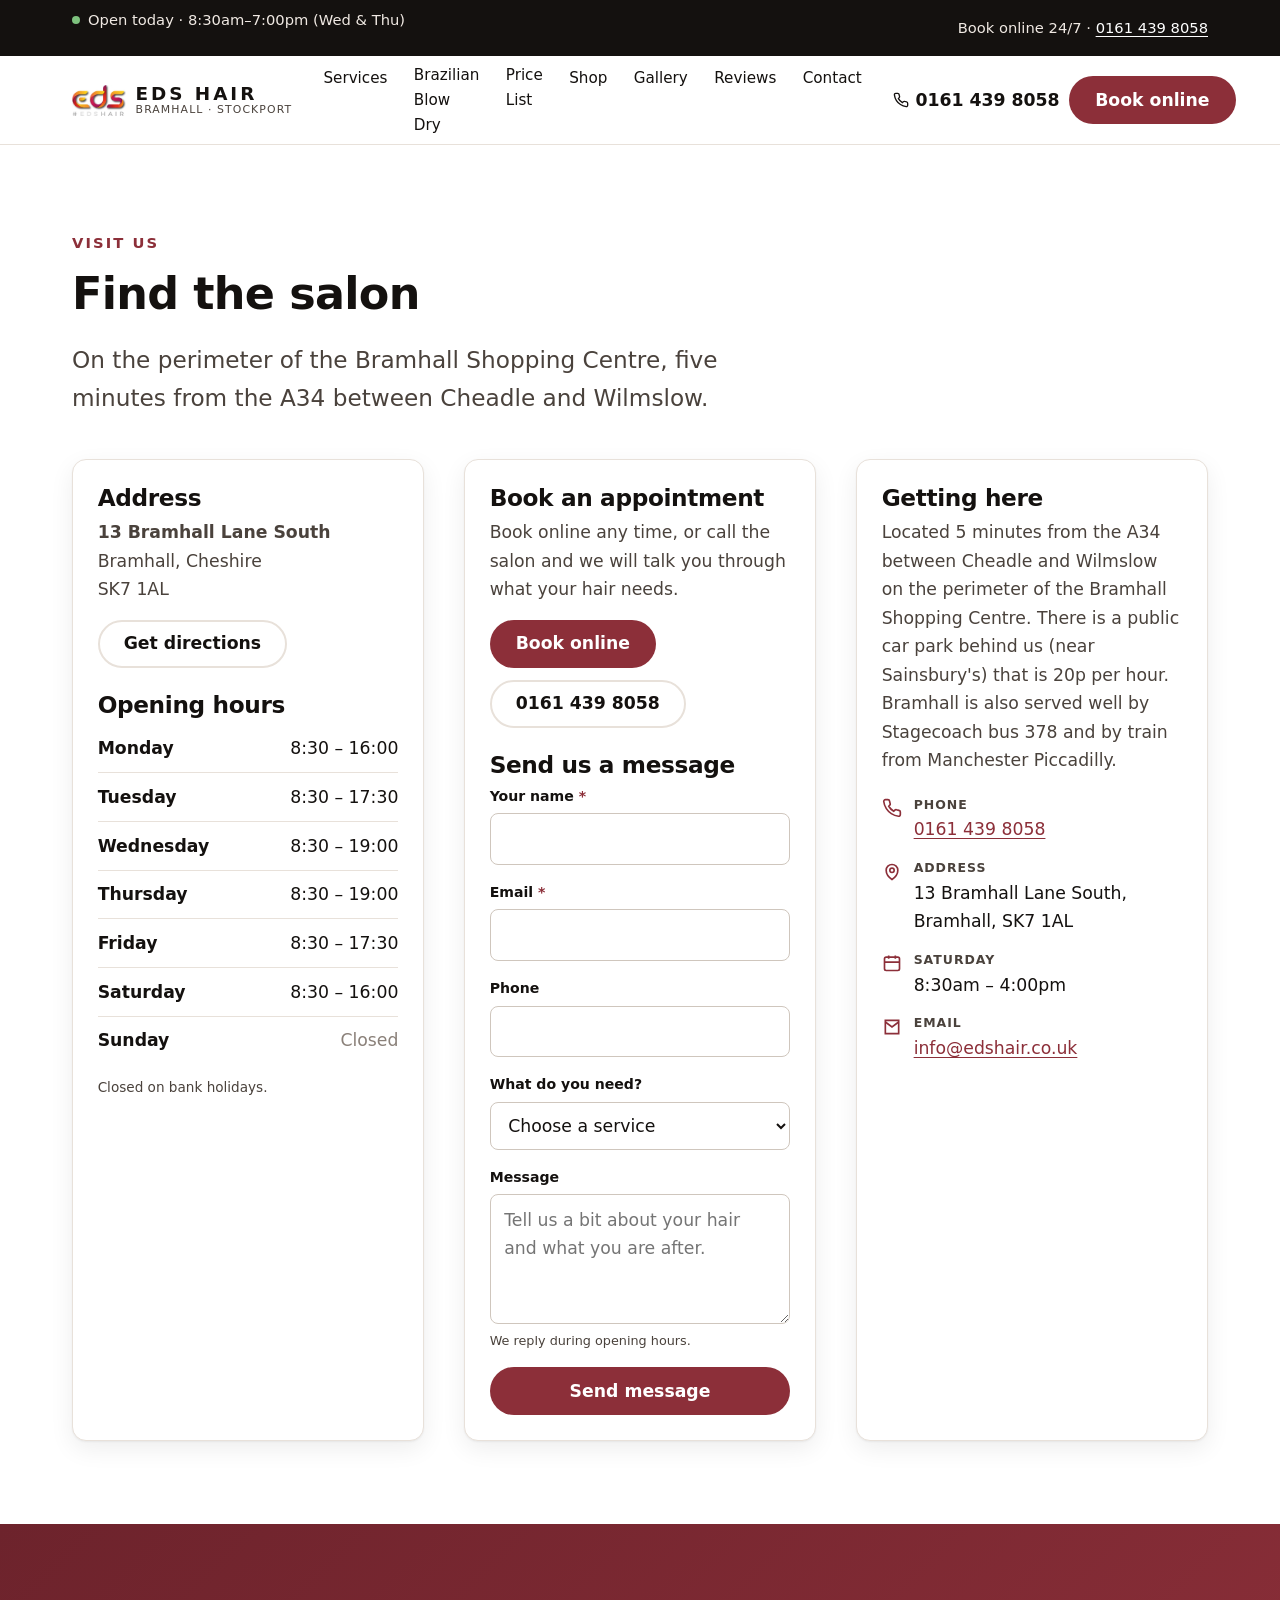
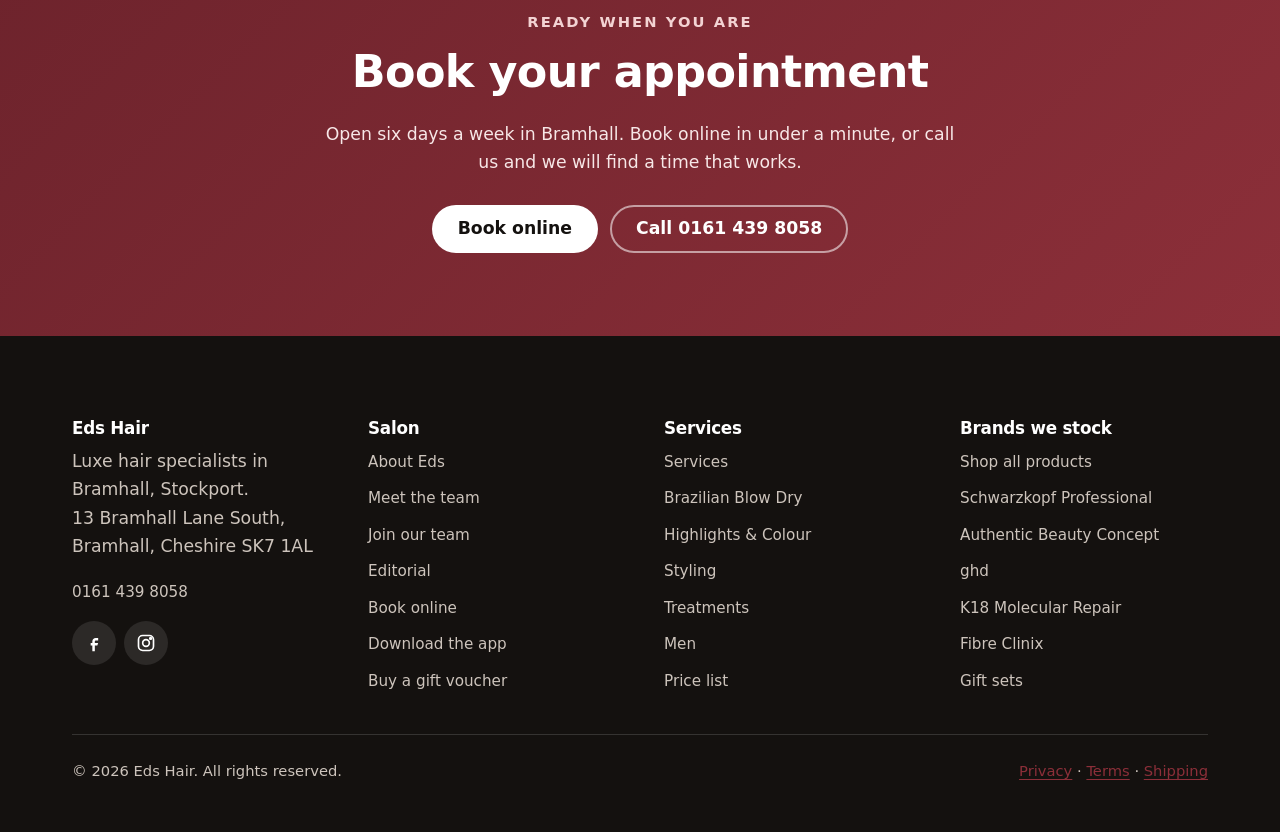
<file: eds-improved/site/contact.html>
<!DOCTYPE html>
<html lang="en-GB">
<head>
<meta charset="utf-8">
<meta name="viewport" content="width=device-width, initial-scale=1">
<title>Contact and opening hours | Eds Hair, 13 Bramhall Lane South</title>
<meta name="description" content="Visit Eds Hair at 13 Bramhall Lane South, Bramhall, Stockport SK7 1AL. Open 8:30am Mon-Sat. Call 0161 439 8058 or book online.">
<link rel="canonical" href="https://edshair.co.uk/a/contact">
<meta name="theme-color" content="#8c2f39">
<meta name="format-detection" content="telephone=no">

<meta property="og:type" content="website">
<meta property="og:site_name" content="Eds Hair">
<meta property="og:locale" content="en_GB">
<meta property="og:title" content="Contact and opening hours | Eds Hair, 13 Bramhall Lane South">
<meta property="og:description" content="Visit Eds Hair at 13 Bramhall Lane South, Bramhall, Stockport SK7 1AL. Open 8:30am Mon-Sat. Call 0161 439 8058 or book online.">
<meta property="og:url" content="https://edshair.co.uk/a/contact">
<meta property="og:image" content="https://edshair.co.uk/cdn/shop/files/Eds-Hair-Brazilian-Blowout-Blondes-2_2048x.jpg">
<meta name="twitter:card" content="summary_large_image">
<meta name="twitter:title" content="Contact and opening hours | Eds Hair, 13 Bramhall Lane South">
<meta name="twitter:description" content="Visit Eds Hair at 13 Bramhall Lane South, Bramhall, Stockport SK7 1AL. Open 8:30am Mon-Sat. Call 0161 439 8058 or book online.">

<link rel="icon" href="img/logo-280.webp" type="image/webp" sizes="any">
<link rel="apple-touch-icon" href="img/logo-280.webp">
<link rel="preload" as="image" href="img/hero-640.webp" imagesrcset="img/hero-640.webp 640w, img/hero-840.webp 840w" imagesizes="(max-width: 900px) 92vw, 46vw" fetchpriority="high">
<link rel="stylesheet" href="assets/styles.min.css">
<script src="assets/app.min.js" defer></script>
<script type="application/ld+json">{
  "@context": "https://schema.org",
  "@graph": [
    {
      "@type": [
        "BeautySalon",
        "HairSalon",
        "LocalBusiness"
      ],
      "@id": "https://edshair.co.uk/#salon",
      "name": "Eds Hair",
      "description": "Luxe hair specialists in Bramhall, Stockport. Brazilian blow dries, balayage and lived-in colour, Schwarzkopf Professional Colour Master.",
      "url": "https://edshair.co.uk/",
      "telephone": "+441614398058",
      "priceRange": "££",
      "currenciesAccepted": "GBP",
      "paymentAccepted": "Cash, Card",
      "image": "https://edshair.co.uk/cdn/shop/files/Eds-Hair-Brazilian-Blowout-Blondes-2_2048x.jpg",
      "logo": "https://edshair.co.uk/cdn/shop/files/EdsHair_Brandmark_32bWeb_280x@2x.png",
      "address": {
        "@type": "PostalAddress",
        "streetAddress": "13 Bramhall Lane South",
        "addressLocality": "Bramhall",
        "addressRegion": "Cheshire",
        "postalCode": "SK7 1AL",
        "addressCountry": "GB"
      },
      "geo": {
        "@type": "GeoCoordinates",
        "latitude": 53.3447,
        "longitude": -2.1614
      },
      "openingHoursSpecification": [
        {
          "@type": "OpeningHoursSpecification",
          "dayOfWeek": [
            "Monday",
            "Tuesday",
            "Wednesday",
            "Thursday",
            "Friday",
            "Saturday"
          ],
          "opens": "08:30",
          "closes": "19:00"
        }
      ],
      "hasMap": "https://www.google.com/maps/search/?api=1&query=Eds+Hair+13+Bramhall+Lane+South+Bramhall+SK7+1AL",
      "areaServed": [
        {
          "@type": "City",
          "name": "Bramhall"
        },
        {
          "@type": "City",
          "name": "Stockport"
        },
        {
          "@type": "City",
          "name": "Manchester"
        }
      ],
      "sameAs": [
        "https://www.facebook.com/EdsHairBramhall/",
        "https://www.instagram.com/EdsHairBramhall/"
      ],
      "makesOffer": [
        {
          "@type": "Offer",
          "itemOffered": {
            "@type": "Service",
            "name": "Brazilian Blow Dry"
          }
        },
        {
          "@type": "Offer",
          "itemOffered": {
            "@type": "Service",
            "name": "Highlights and colour"
          }
        },
        {
          "@type": "Offer",
          "itemOffered": {
            "@type": "Service",
            "name": "Keratin smoothing treatments"
          }
        },
        {
          "@type": "Offer",
          "itemOffered": {
            "@type": "Service",
            "name": "Hair Botox treatment"
          }
        },
        {
          "@type": "Offer",
          "itemOffered": {
            "@type": "Service",
            "name": "Cut and blow dry"
          }
        },
        {
          "@type": "Offer",
          "itemOffered": {
            "@type": "Service",
            "name": "Hair styling"
          }
        }
      ],
      "aggregateRating": {
        "@type": "AggregateRating",
        "ratingValue": "5",
        "reviewCount": "5",
        "bestRating": "5"
      }
    },
    {
      "@type": "WebSite",
      "@id": "https://edshair.co.uk/#website",
      "url": "https://edshair.co.uk/",
      "name": "Eds Hair",
      "inLanguage": "en-GB",
      "publisher": {
        "@id": "https://edshair.co.uk/#salon"
      },
      "potentialAction": {
        "@type": "ReserveAction",
        "target": {
          "@type": "EntryPoint",
          "urlTemplate": "https://phorest.com/book/salons/edshair",
          "actionPlatform": [
            "https://schema.org/DesktopWebPlatform",
            "https://schema.org/MobileWebPlatform"
          ]
        },
        "result": {
          "@type": "Reservation",
          "name": "Hair appointment"
        }
      }
    },
    {
      "@type": "BreadcrumbList",
      "@id": "https://edshair.co.uk/#breadcrumb",
      "itemListElement": [
        {
          "@type": "ListItem",
          "position": 1,
          "name": "Home",
          "item": "https://edshair.co.uk/"
        }
      ]
    }
  ]
}</script>
</head>
<body id="top">
<a class="skip-link" href="#main">Skip to content</a>

<div class="topbar">
  <div class="wrap">
    <p class="topbar__note">Open today &middot; 8:30am&ndash;7:00pm (Wed &amp; Thu)</p>
    <p>Book online 24/7 &middot; <a href="tel:+441614398058">0161 439 8058</a></p>
  </div>
</div>


<header class="site-header">
  <div class="wrap">
    <a class="brand" href="#top">
      <img src="img/logo-280.webp" srcset="img/logo-280.webp 280w" sizes="54px" alt="Eds Hair — hair salon in Bramhall, Stockport" width="280" height="158" loading="eager" fetchpriority="high" >
      <span class="brand__text">
        <span class="brand__name">EDS HAIR</span>
        <span class="brand__tag">Bramhall &middot; Stockport</span>
      </span>
    </a>
    <button class="nav-toggle" type="button" aria-expanded="false" aria-controls="primary-nav" aria-label="Open menu">
      <svg viewBox="0 0 24 24" fill="none" stroke="currentColor" stroke-width="2" stroke-linecap="round" aria-hidden="true">
        <path d="M3 6h18M3 12h18M3 18h18"/>
      </svg>
    </button>
    <nav class="nav" id="primary-nav" aria-label="Primary">
      <ul><li><a href="#services">Services</a></li><li><a href="#blowout">Brazilian Blow Dry</a></li><li><a href="#prices">Price List</a></li><li><a href="#shop">Shop</a></li><li><a href="#gallery">Gallery</a></li><li><a href="#reviews">Reviews</a></li><li><a href="#contact" aria-current="page">Contact</a></li></ul>
    </nav>
    <div class="header__cta">
      <a class="header__phone" href="tel:+441614398058">
        <svg viewBox="0 0 24 24" width="16" height="16" fill="none" stroke="currentColor" stroke-width="2" aria-hidden="true"><path d="M22 16.9v3a2 2 0 0 1-2.2 2 19.8 19.8 0 0 1-8.6-3.1 19.5 19.5 0 0 1-6-6A19.8 19.8 0 0 1 2.1 4.2 2 2 0 0 1 4.1 2h3a2 2 0 0 1 2 1.7c.1 1 .4 1.9.7 2.8a2 2 0 0 1-.5 2.1L8.1 9.9a16 16 0 0 0 6 6l1.3-1.3a2 2 0 0 1 2.1-.4c.9.3 1.8.6 2.8.7a2 2 0 0 1 1.7 2Z"/></svg>
        0161 439 8058
      </a>
      <a class="btn btn--primary" href="https://phorest.com/book/salons/edshair">Book online</a>
    </div>
  </div>
</header>

<main id="main">

<section class="section" id="contact">
  <div class="wrap">
    <div class="section-head"><span class="eyebrow">Visit us</span><h2>Find the salon</h2><p class="lede">On the perimeter of the Bramhall Shopping Centre, five minutes from the A34 between Cheadle and Wilmslow.</p></div>
    <div class="contact-grid">
      <div class="card">
        <h3>Address</h3>
        <p><strong>13 Bramhall Lane South</strong><br>
        Bramhall, Cheshire<br>SK7 1AL</p>
        <p><a class="btn btn--ghost" href="https://www.google.com/maps/search/?api=1&amp;query=Eds+Hair+13+Bramhall+Lane+South+Bramhall+SK7+1AL" rel="noopener" target="_blank">Get directions</a></p>
        <h3 style="margin-top:1.5rem">Opening hours</h3>
        <table class="hours"><caption class="visually-hidden">Opening hours for Eds Hair</caption>
          <tbody><tr><th scope="row">Monday</th><td>8:30 &ndash; 16:00</td></tr><tr><th scope="row">Tuesday</th><td>8:30 &ndash; 17:30</td></tr><tr><th scope="row">Wednesday</th><td>8:30 &ndash; 19:00</td></tr><tr><th scope="row">Thursday</th><td>8:30 &ndash; 19:00</td></tr><tr><th scope="row">Friday</th><td>8:30 &ndash; 17:30</td></tr><tr><th scope="row">Saturday</th><td>8:30 &ndash; 16:00</td></tr><tr><th scope="row">Sunday</th><td class="closed">Closed</td></tr></tbody>
        </table>
        <p style="font-size:.85rem;color:var(--ink-soft);margin-top:.75rem">Closed on bank holidays.</p>
      </div>

      <div class="card">
        <h3>Book an appointment</h3>
        <p>Book online any time, or call the salon and we will talk you through
        what your hair needs.</p>
        <div class="btn-row" style="margin-bottom:1.5rem">
          <a class="btn btn--primary" href="https://phorest.com/book/salons/edshair">Book online</a>
          <a class="btn btn--ghost" href="tel:+441614398058">0161 439 8058</a>
        </div>

        <h3>Send us a message</h3>
        <form class="form-grid" action="https://edshair.co.uk/contact" method="post">
          <div class="field">
            <label for="name">Your name <span class="req" aria-hidden="true">*</span></label>
            <input id="name" name="name" type="text" autocomplete="name" required>
          </div>
          <div class="field">
            <label for="email">Email <span class="req" aria-hidden="true">*</span></label>
            <input id="email" name="email" type="email" autocomplete="email" required>
          </div>
          <div class="field">
            <label for="phone">Phone</label>
            <input id="phone" name="phone" type="tel" autocomplete="tel">
          </div>
          <div class="field">
            <label for="service">What do you need?</label>
            <select id="service" name="service">
              <option value="">Choose a service</option>
              <option>Brazilian Blow Dry</option>
              <option>Hair Botox Treatment</option>
              <option>Cut and blow dry</option>
              <option>Highlights and colour</option>
              <option>Balayage</option>
              <option>Styling</option>
              <option>Children's cut</option>
              <option>Perm or relaxer</option>
              <option>Product advice</option>
            </select>
          </div>
          <div class="field">
            <label for="message">Message</label>
            <textarea id="message" name="message" placeholder="Tell us a bit about your hair and what you are after."></textarea>
            <span class="hint">We reply during opening hours.</span>
          </div>
          <button class="btn btn--primary" type="submit">Send message</button>
        </form>
      </div>

      <div class="card">
        <h3>Getting here</h3>
        <p>Located 5 minutes from the A34 between Cheadle and Wilmslow on the perimeter of the Bramhall Shopping Centre. There is a public car park behind us (near Sainsbury&#x27;s) that is 20p per hour. Bramhall is also served well by Stagecoach bus 378 and by train from Manchester Piccadilly.</p>
        <ul class="info-list" style="margin-top:1.25rem">
          <li>
            <svg viewBox="0 0 24 24" fill="none" stroke="currentColor" stroke-width="2" aria-hidden="true"><path d="M22 16.9v3a2 2 0 0 1-2.2 2 19.8 19.8 0 0 1-8.6-3.1 19.5 19.5 0 0 1-6-6A19.8 19.8 0 0 1 2.1 4.2 2 2 0 0 1 4.1 2h3a2 2 0 0 1 2 1.7c.1 1 .4 1.9.7 2.8a2 2 0 0 1-.5 2.1L8.1 9.9a16 16 0 0 0 6 6l1.3-1.3a2 2 0 0 1 2.1-.4c.9.3 1.8.6 2.8.7a2 2 0 0 1 1.7 2Z"/></svg>
            <div><strong>Phone</strong><a href="tel:+441614398058">0161 439 8058</a></div>
          </li>
          <li>
            <svg viewBox="0 0 24 24" fill="none" stroke="currentColor" stroke-width="2" aria-hidden="true"><path d="M12 21s-7-4.6-7-11a7 7 0 1 1 14 0c0 6.4-7 11-7 11Z"/><circle cx="12" cy="10" r="2.6"/></svg>
            <div><strong>Address</strong>13 Bramhall Lane South, Bramhall, SK7 1AL</div>
          </li>
          <li>
            <svg viewBox="0 0 24 24" fill="none" stroke="currentColor" stroke-width="2" aria-hidden="true"><rect x="3" y="5" width="18" height="16" rx="2"/><path d="M8 3v4M16 3v4M3 11h18"/></svg>
            <div><strong>Saturday</strong>8:30am &ndash; 4:00pm</div>
          </li>
          <li>
            <svg viewBox="0 0 24 24" fill="none" stroke="currentColor" stroke-width="2" aria-hidden="true"><path d="M4 4h16v16H4z"/><path d="m4 6 8 6 8-6"/></svg>
            <div><strong>Email</strong><a href="mailto:info@edshair.co.uk">info@edshair.co.uk</a></div>
          </li>
        </ul>
      </div>
    </div>
  </div>
</section>

<section class="section cta-band">
  <div class="wrap">
    <span class="eyebrow" style="color:#f3d3d3">Ready when you are</span>
    <h2>Book your appointment</h2>
    <p>Open six days a week in Bramhall. Book online in under a minute, or
    call us and we will find a time that works.</p>
    <div class="btn-row">
      <a class="btn btn--light" href="https://phorest.com/book/salons/edshair">Book online</a>
      <a class="btn btn--outline-light" href="tel:+441614398058">Call 0161 439 8058</a>
    </div>
  </div>
</section>
</main>


<footer class="site-footer">
  <div class="wrap">
    <div class="footer-grid">
      <div>
        <h3>Eds Hair</h3>
        <p>Luxe hair specialists in Bramhall, Stockport.<br>13 Bramhall Lane South,<br>Bramhall, Cheshire SK7 1AL</p>
        <p><a href="tel:+441614398058">0161 439 8058</a></p>
        <div class="social">
          <a href="https://www.facebook.com/EdsHairBramhall/" aria-label="Eds Hair on Facebook" rel="noopener" target="_blank">
            <svg viewBox="0 0 24 24" width="20" height="20" fill="currentColor" aria-hidden="true"><path d="M14 9h3V6h-3c-2.2 0-4 1.8-4 4v2H8v3h2v7h3v-7h3l1-3h-4v-2c0-.6.4-1 1-1Z"/></svg>
          </a>
          <a href="https://www.instagram.com/EdsHairBramhall/" aria-label="Eds Hair on Instagram" rel="noopener" target="_blank">
            <svg viewBox="0 0 24 24" width="20" height="20" fill="none" stroke="currentColor" stroke-width="2" aria-hidden="true"><rect x="3" y="3" width="18" height="18" rx="5"/><circle cx="12" cy="12" r="4"/><circle cx="17.5" cy="6.5" r="1" fill="currentColor"/></svg>
          </a>
        </div>
      </div>
      <div><h3>Salon</h3><ul><li><a href="https://edshair.co.uk/pages/about-ed">About Eds</a></li><li><a href="https://edshair.co.uk/pages/meet-the-team">Meet the team</a></li><li><a href="https://edshair.co.uk/pages/join-our-team">Join our team</a></li><li><a href="https://edshair.co.uk/blogs/ed-lines-1">Editorial</a></li><li><a href="https://phorest.com/book/salons/edshair">Book online</a></li><li><a href="https://bit.ly/EdsBramhall">Download the app</a></li><li><a href="https://gift-cards.phorest.com/salons/edshair">Buy a gift voucher</a></li></ul></div>
      <div><h3>Services</h3><ul><li><a href="#services">Services</a></li><li><a href="#blowout">Brazilian Blow Dry</a></li><li><a href="#services">Highlights &amp; Colour</a></li><li><a href="#services">Styling</a></li><li><a href="#services">Treatments</a></li><li><a href="#services">Men</a></li><li><a href="#prices">Price list</a></li></ul></div>
      <div><h3>Brands we stock</h3><ul><li><a href="#shop">Shop all products</a></li><li><a href="https://edshair.co.uk/collections/schwarzkopf">Schwarzkopf Professional</a></li><li><a href="https://edshair.co.uk/collections/authentic-beauty-concept">Authentic Beauty Concept</a></li><li><a href="https://edshair.co.uk/collections/ghd">ghd</a></li><li><a href="https://edshair.co.uk/collections/k18-molecular-repair">K18 Molecular Repair</a></li><li><a href="https://edshair.co.uk/collections/fibre-clinix">Fibre Clinix</a></li><li><a href="https://edshair.co.uk/collections/abc-gift-packs">Gift sets</a></li></ul></div>
    </div>
    <div class="footer-bottom">
      <p>&copy; <span data-year>2026</span> Eds Hair. All rights reserved.</p>
      <p><a href="https://edshair.co.uk/policies/privacy-policy">Privacy</a> &middot; <a href="https://edshair.co.uk/policies/terms-of-service">Terms</a> &middot; <a href="https://edshair.co.uk/policies/shipping-policy">Shipping</a></p>
    </div>
  </div>
</footer>
</body>
</html>
</file>
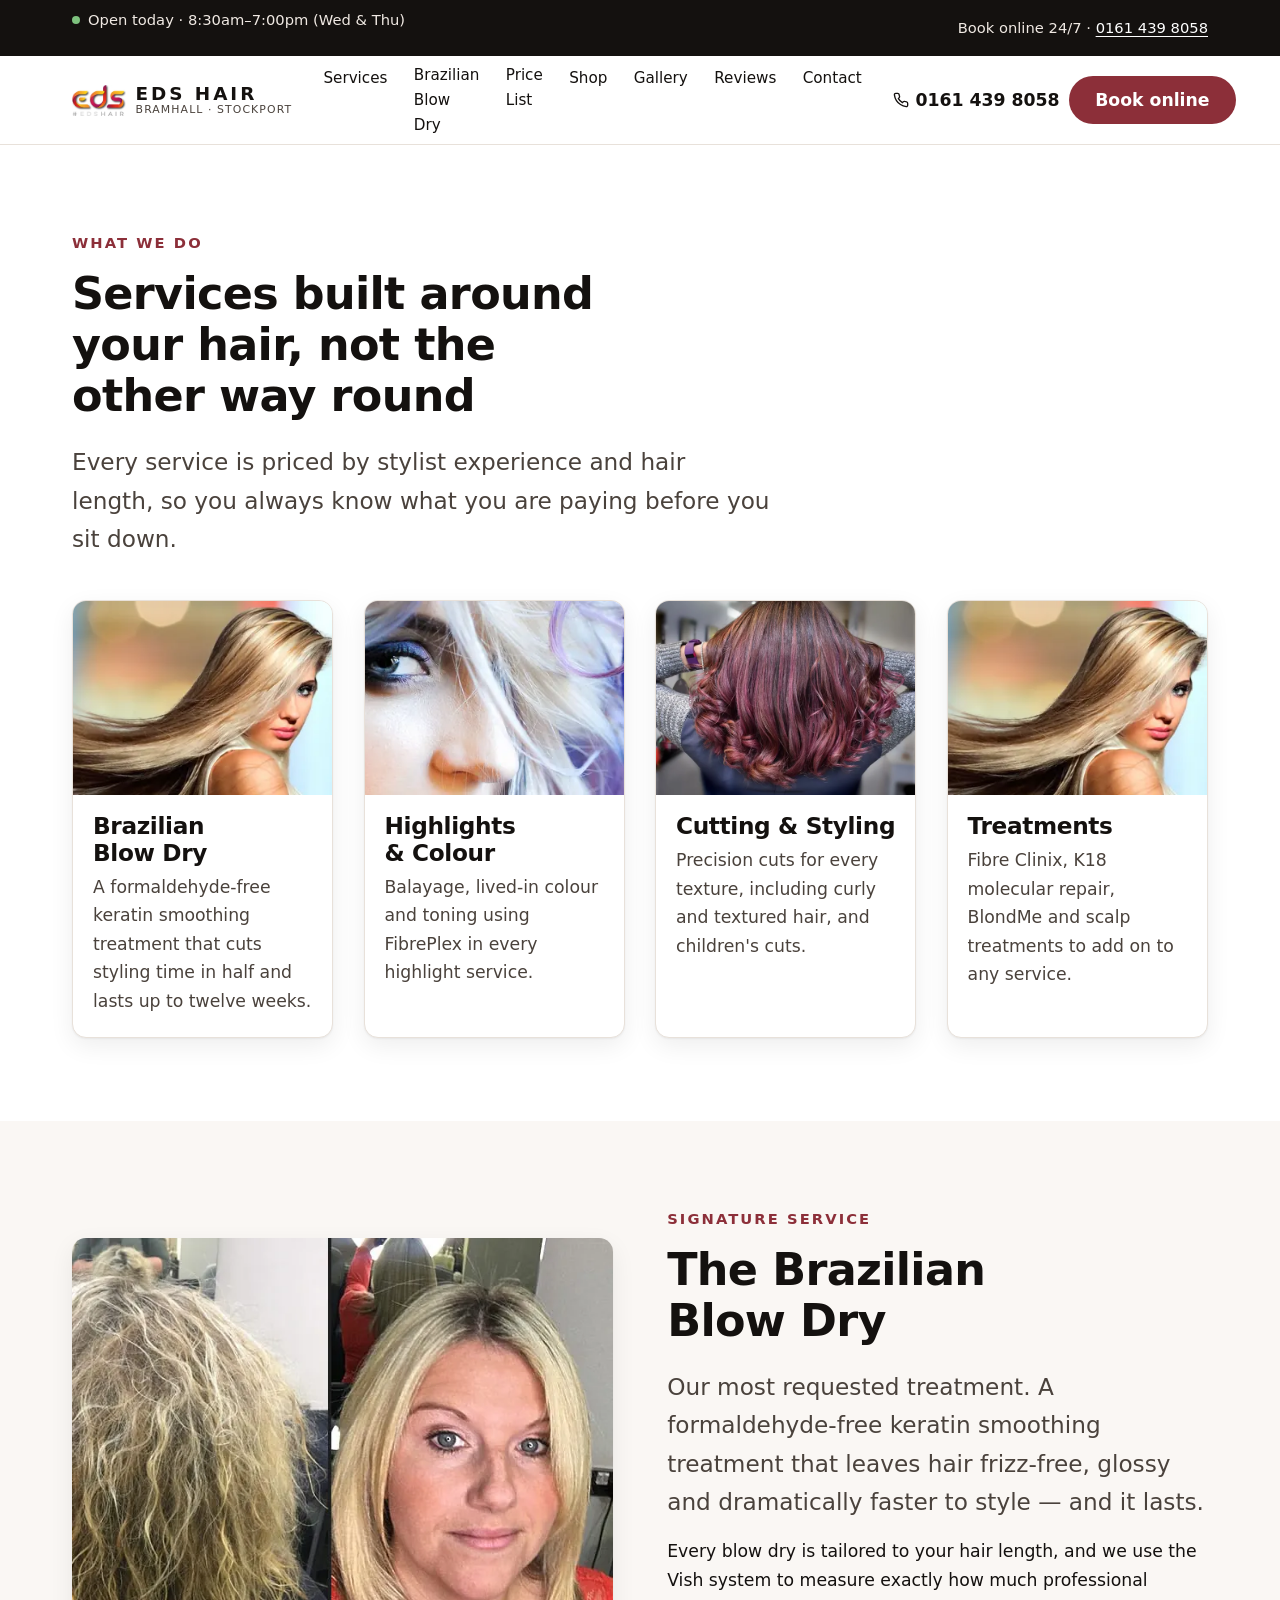
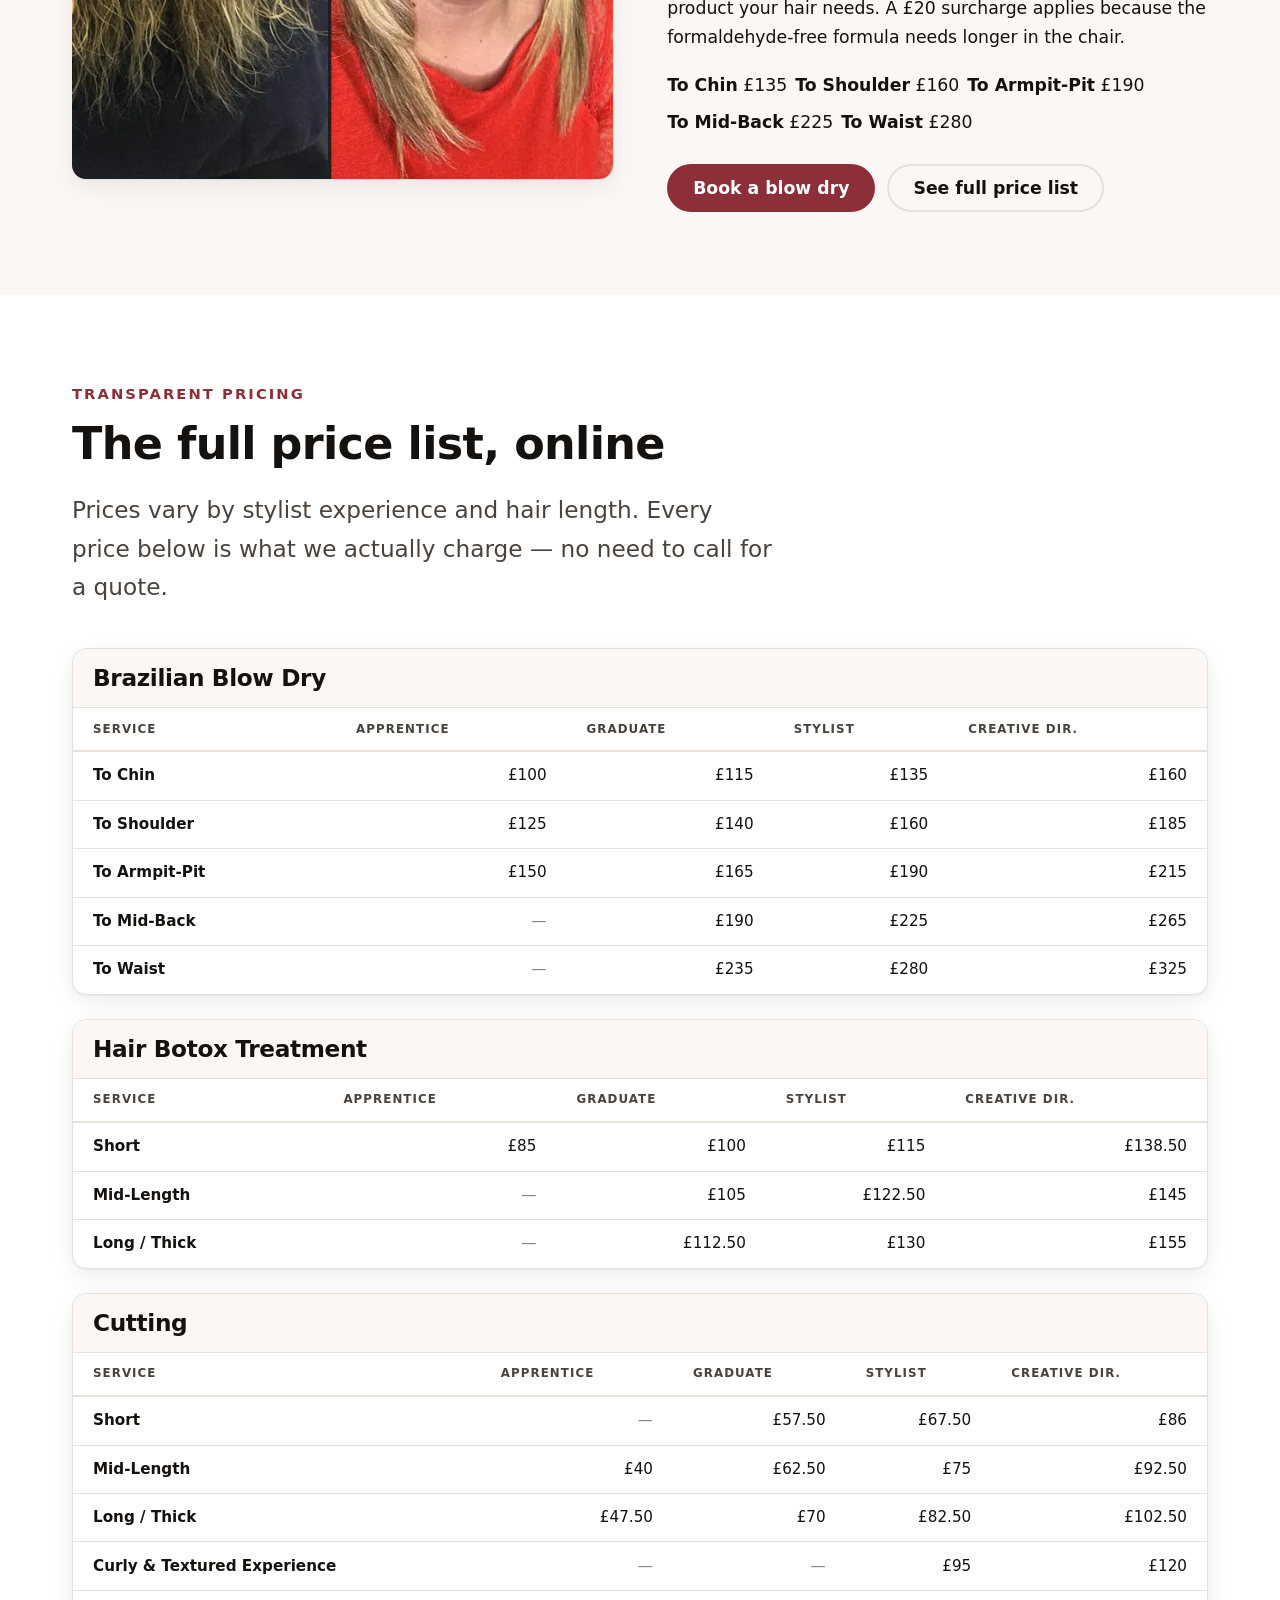
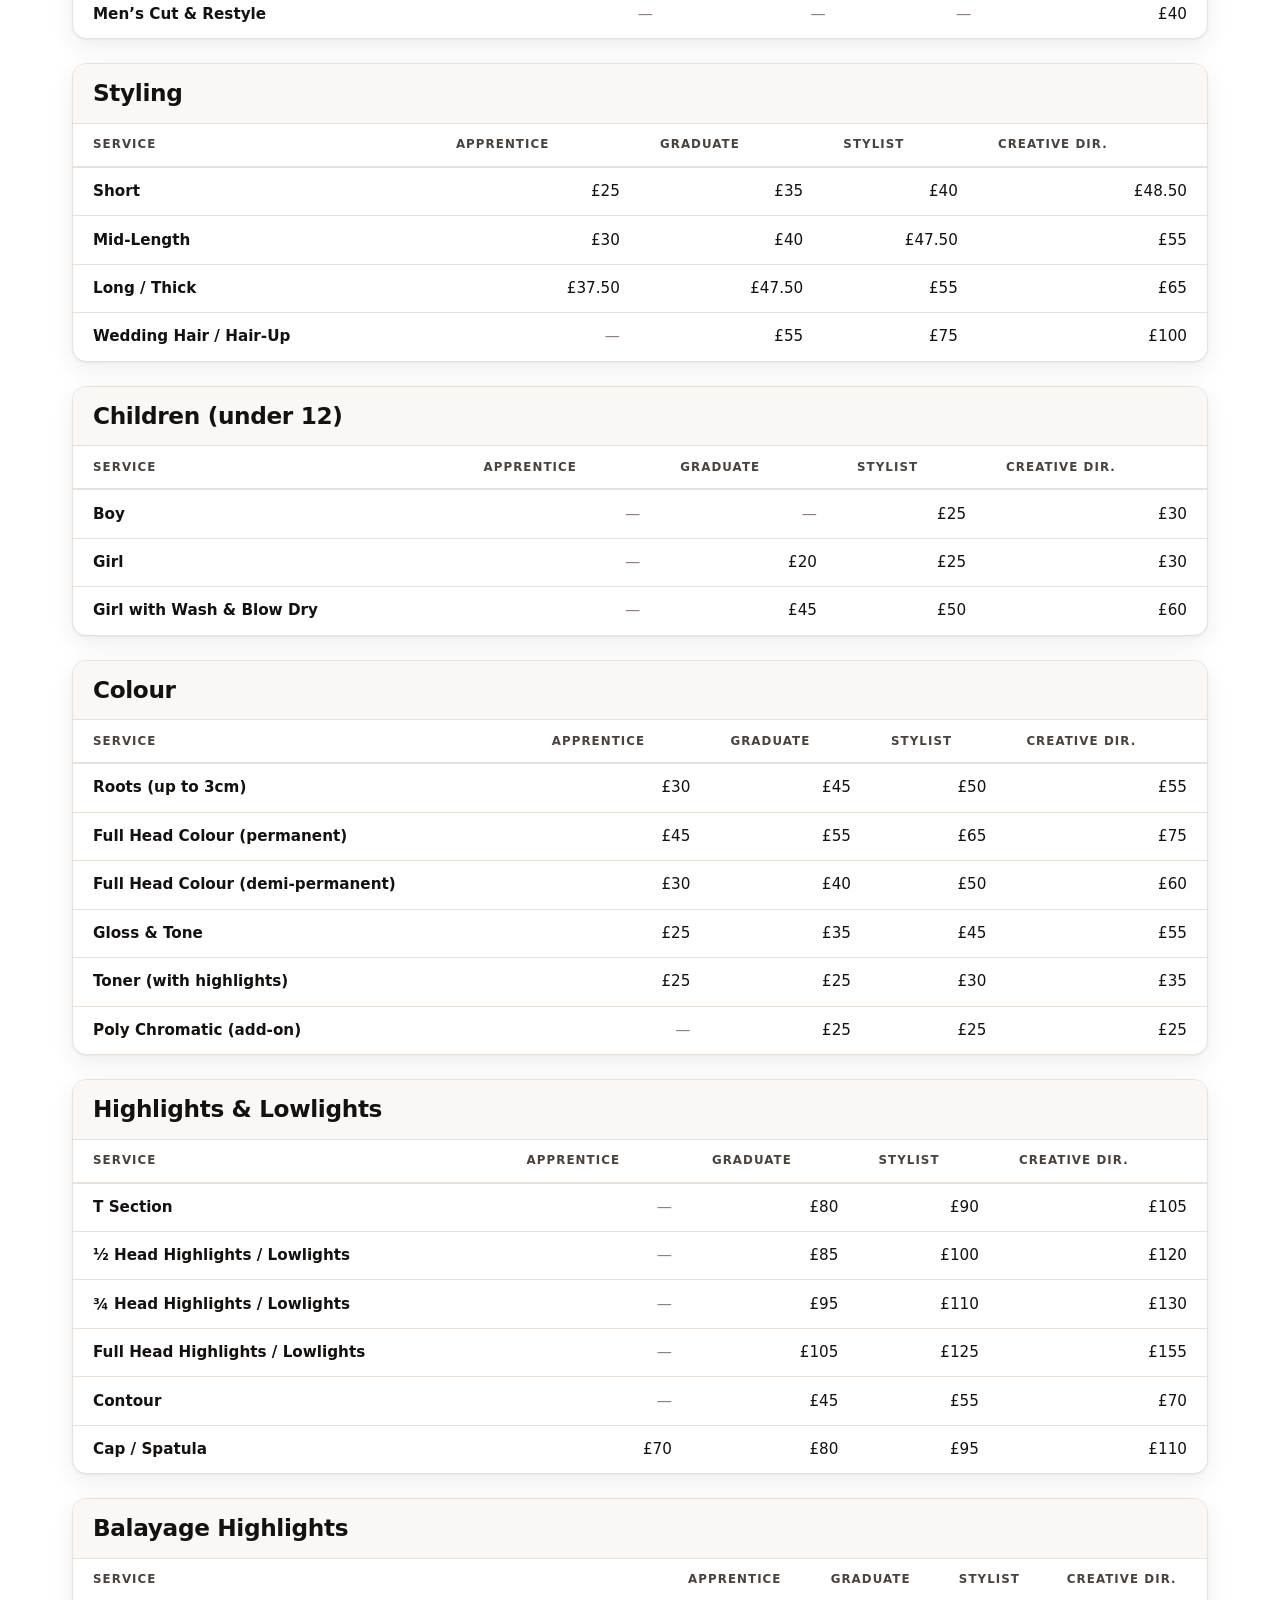
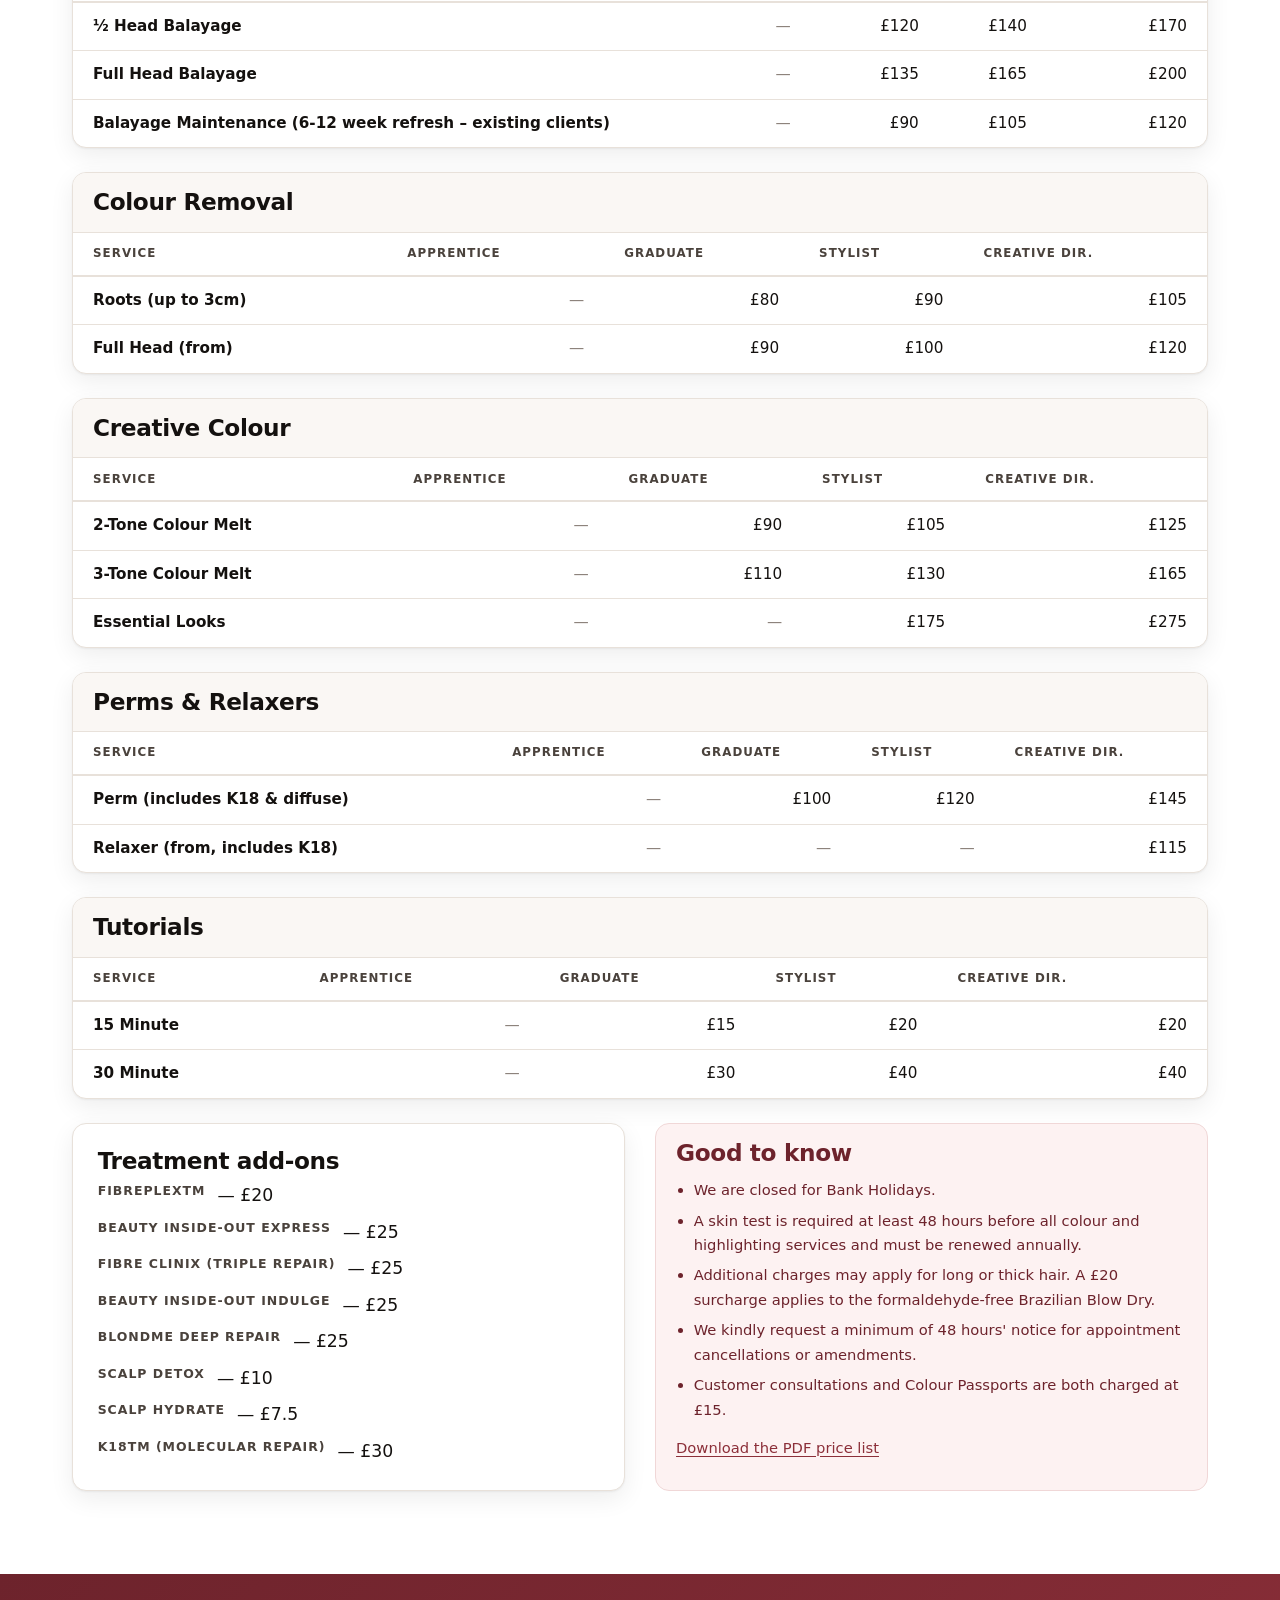
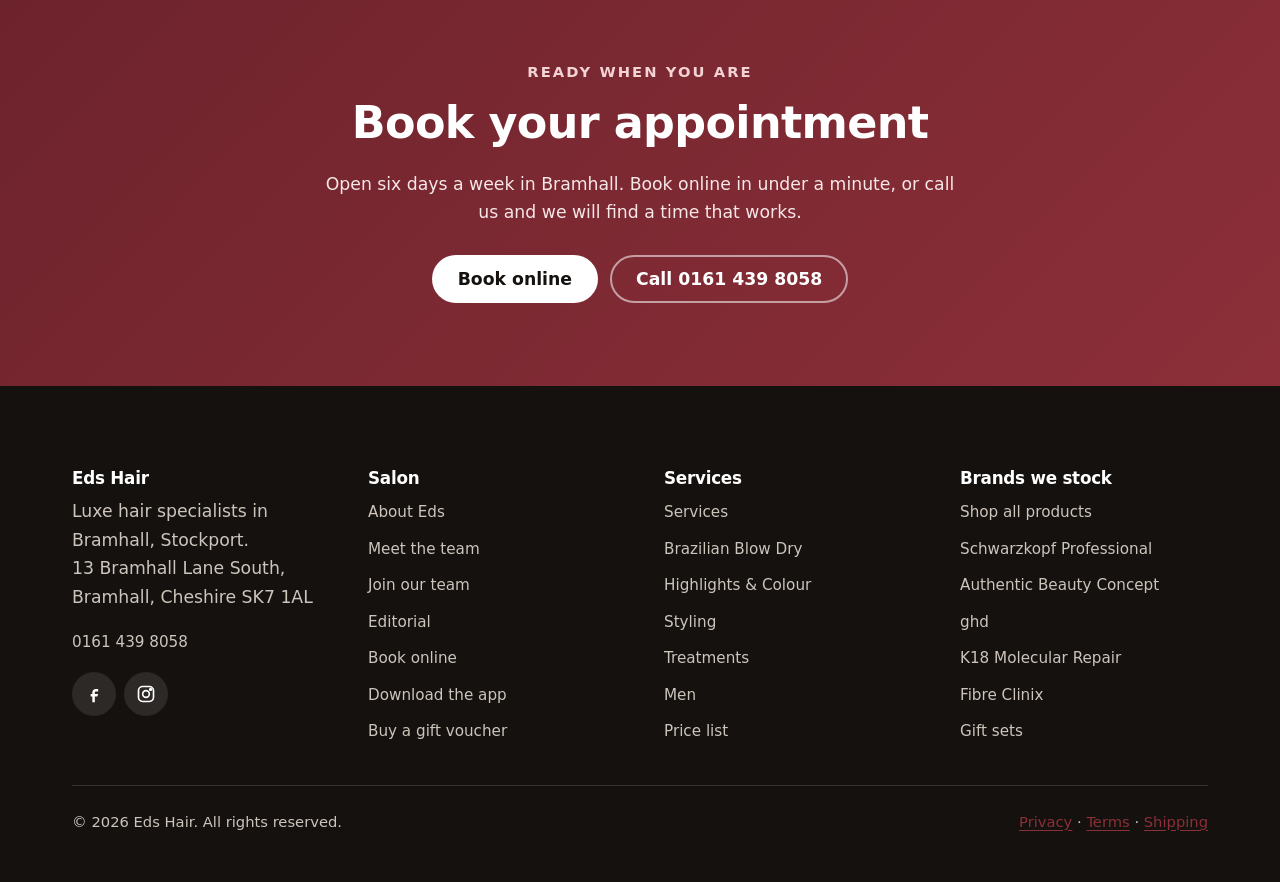
<file: eds-improved/site/services.html>
<!DOCTYPE html>
<html lang="en-GB">
<head>
<meta charset="utf-8">
<meta name="viewport" content="width=device-width, initial-scale=1">
<title>Hair services and full price list | Eds Hair Bramhall</title>
<meta name="description" content="Brazilian blow dry, keratin smoothing, hair Botox, cuts, colour and balayage in Bramhall. See every price online, from £20 add-ons to £325 Brazilian blow dries.">
<link rel="canonical" href="https://edshair.co.uk/pages/services">
<meta name="theme-color" content="#8c2f39">
<meta name="format-detection" content="telephone=no">

<meta property="og:type" content="website">
<meta property="og:site_name" content="Eds Hair">
<meta property="og:locale" content="en_GB">
<meta property="og:title" content="Hair services and full price list | Eds Hair Bramhall">
<meta property="og:description" content="Brazilian blow dry, keratin smoothing, hair Botox, cuts, colour and balayage in Bramhall. See every price online, from £20 add-ons to £325 Brazilian blow dries.">
<meta property="og:url" content="https://edshair.co.uk/pages/services">
<meta property="og:image" content="https://edshair.co.uk/cdn/shop/files/Eds-Hair-Brazilian-Blowout-Blondes-2_2048x.jpg">
<meta name="twitter:card" content="summary_large_image">
<meta name="twitter:title" content="Hair services and full price list | Eds Hair Bramhall">
<meta name="twitter:description" content="Brazilian blow dry, keratin smoothing, hair Botox, cuts, colour and balayage in Bramhall. See every price online, from £20 add-ons to £325 Brazilian blow dries.">

<link rel="icon" href="img/logo-280.webp" type="image/webp" sizes="any">
<link rel="apple-touch-icon" href="img/logo-280.webp">
<link rel="preload" as="image" href="img/hero-640.webp" imagesrcset="img/hero-640.webp 640w, img/hero-840.webp 840w" imagesizes="(max-width: 900px) 92vw, 46vw" fetchpriority="high">
<link rel="stylesheet" href="assets/styles.min.css">
<script src="assets/app.min.js" defer></script>
<script type="application/ld+json">{
  "@context": "https://schema.org",
  "@graph": [
    {
      "@type": [
        "BeautySalon",
        "HairSalon",
        "LocalBusiness"
      ],
      "@id": "https://edshair.co.uk/#salon",
      "name": "Eds Hair",
      "description": "Luxe hair specialists in Bramhall, Stockport. Brazilian blow dries, balayage and lived-in colour, Schwarzkopf Professional Colour Master.",
      "url": "https://edshair.co.uk/",
      "telephone": "+441614398058",
      "priceRange": "££",
      "currenciesAccepted": "GBP",
      "paymentAccepted": "Cash, Card",
      "image": "https://edshair.co.uk/cdn/shop/files/Eds-Hair-Brazilian-Blowout-Blondes-2_2048x.jpg",
      "logo": "https://edshair.co.uk/cdn/shop/files/EdsHair_Brandmark_32bWeb_280x@2x.png",
      "address": {
        "@type": "PostalAddress",
        "streetAddress": "13 Bramhall Lane South",
        "addressLocality": "Bramhall",
        "addressRegion": "Cheshire",
        "postalCode": "SK7 1AL",
        "addressCountry": "GB"
      },
      "geo": {
        "@type": "GeoCoordinates",
        "latitude": 53.3447,
        "longitude": -2.1614
      },
      "openingHoursSpecification": [
        {
          "@type": "OpeningHoursSpecification",
          "dayOfWeek": [
            "Monday",
            "Tuesday",
            "Wednesday",
            "Thursday",
            "Friday",
            "Saturday"
          ],
          "opens": "08:30",
          "closes": "19:00"
        }
      ],
      "hasMap": "https://www.google.com/maps/search/?api=1&query=Eds+Hair+13+Bramhall+Lane+South+Bramhall+SK7+1AL",
      "areaServed": [
        {
          "@type": "City",
          "name": "Bramhall"
        },
        {
          "@type": "City",
          "name": "Stockport"
        },
        {
          "@type": "City",
          "name": "Manchester"
        }
      ],
      "sameAs": [
        "https://www.facebook.com/EdsHairBramhall/",
        "https://www.instagram.com/EdsHairBramhall/"
      ],
      "makesOffer": [
        {
          "@type": "Offer",
          "itemOffered": {
            "@type": "Service",
            "name": "Brazilian Blow Dry"
          }
        },
        {
          "@type": "Offer",
          "itemOffered": {
            "@type": "Service",
            "name": "Highlights and colour"
          }
        },
        {
          "@type": "Offer",
          "itemOffered": {
            "@type": "Service",
            "name": "Keratin smoothing treatments"
          }
        },
        {
          "@type": "Offer",
          "itemOffered": {
            "@type": "Service",
            "name": "Hair Botox treatment"
          }
        },
        {
          "@type": "Offer",
          "itemOffered": {
            "@type": "Service",
            "name": "Cut and blow dry"
          }
        },
        {
          "@type": "Offer",
          "itemOffered": {
            "@type": "Service",
            "name": "Hair styling"
          }
        }
      ],
      "aggregateRating": {
        "@type": "AggregateRating",
        "ratingValue": "5",
        "reviewCount": "5",
        "bestRating": "5"
      }
    },
    {
      "@type": "WebSite",
      "@id": "https://edshair.co.uk/#website",
      "url": "https://edshair.co.uk/",
      "name": "Eds Hair",
      "inLanguage": "en-GB",
      "publisher": {
        "@id": "https://edshair.co.uk/#salon"
      },
      "potentialAction": {
        "@type": "ReserveAction",
        "target": {
          "@type": "EntryPoint",
          "urlTemplate": "https://phorest.com/book/salons/edshair",
          "actionPlatform": [
            "https://schema.org/DesktopWebPlatform",
            "https://schema.org/MobileWebPlatform"
          ]
        },
        "result": {
          "@type": "Reservation",
          "name": "Hair appointment"
        }
      }
    },
    {
      "@type": "BreadcrumbList",
      "@id": "https://edshair.co.uk/#breadcrumb",
      "itemListElement": [
        {
          "@type": "ListItem",
          "position": 1,
          "name": "Home",
          "item": "https://edshair.co.uk/"
        }
      ]
    }
  ]
}</script>
</head>
<body id="top">
<a class="skip-link" href="#main">Skip to content</a>

<div class="topbar">
  <div class="wrap">
    <p class="topbar__note">Open today &middot; 8:30am&ndash;7:00pm (Wed &amp; Thu)</p>
    <p>Book online 24/7 &middot; <a href="tel:+441614398058">0161 439 8058</a></p>
  </div>
</div>


<header class="site-header">
  <div class="wrap">
    <a class="brand" href="#top">
      <img src="img/logo-280.webp" srcset="img/logo-280.webp 280w" sizes="54px" alt="Eds Hair — hair salon in Bramhall, Stockport" width="280" height="158" loading="eager" fetchpriority="high" >
      <span class="brand__text">
        <span class="brand__name">EDS HAIR</span>
        <span class="brand__tag">Bramhall &middot; Stockport</span>
      </span>
    </a>
    <button class="nav-toggle" type="button" aria-expanded="false" aria-controls="primary-nav" aria-label="Open menu">
      <svg viewBox="0 0 24 24" fill="none" stroke="currentColor" stroke-width="2" stroke-linecap="round" aria-hidden="true">
        <path d="M3 6h18M3 12h18M3 18h18"/>
      </svg>
    </button>
    <nav class="nav" id="primary-nav" aria-label="Primary">
      <ul><li><a href="#services" aria-current="page">Services</a></li><li><a href="#blowout">Brazilian Blow Dry</a></li><li><a href="#prices">Price List</a></li><li><a href="#shop">Shop</a></li><li><a href="#gallery">Gallery</a></li><li><a href="#reviews">Reviews</a></li><li><a href="#contact">Contact</a></li></ul>
    </nav>
    <div class="header__cta">
      <a class="header__phone" href="tel:+441614398058">
        <svg viewBox="0 0 24 24" width="16" height="16" fill="none" stroke="currentColor" stroke-width="2" aria-hidden="true"><path d="M22 16.9v3a2 2 0 0 1-2.2 2 19.8 19.8 0 0 1-8.6-3.1 19.5 19.5 0 0 1-6-6A19.8 19.8 0 0 1 2.1 4.2 2 2 0 0 1 4.1 2h3a2 2 0 0 1 2 1.7c.1 1 .4 1.9.7 2.8a2 2 0 0 1-.5 2.1L8.1 9.9a16 16 0 0 0 6 6l1.3-1.3a2 2 0 0 1 2.1-.4c.9.3 1.8.6 2.8.7a2 2 0 0 1 1.7 2Z"/></svg>
        0161 439 8058
      </a>
      <a class="btn btn--primary" href="https://phorest.com/book/salons/edshair">Book online</a>
    </div>
  </div>
</header>

<main id="main">

<section class="section" id="services">
  <div class="wrap">
    <div class="section-head"><span class="eyebrow">What we do</span><h2>Services built around your hair, not the other way round</h2><p class="lede">Every service is priced by stylist experience and hair length, so you always know what you are paying before you sit down.</p></div>
    <div class="grid grid--4">
    <article class="card card--media">
      <img src="img/blowout-640.webp" srcset="img/blowout-640.webp 640w, img/blowout-960.webp 960w" sizes="(max-width: 700px) 92vw, 30vw" alt="A formaldehyde-free keratin smoothing treatment that cuts styling time in half and lasts up to twelve weeks." width="640" height="240" loading="lazy" decoding="async" >
      <div class="card__body">
        <h3>Brazilian Blow Dry</h3>
        <p>A formaldehyde-free keratin smoothing treatment that cuts styling time in half and lasts up to twelve weeks.</p>
      </div>
    </article>
    <article class="card card--media">
      <img src="img/colour-640.webp" srcset="img/colour-640.webp 640w, img/colour-960.webp 960w" sizes="(max-width: 700px) 92vw, 30vw" alt="Balayage, lived-in colour and toning using FibrePlex in every highlight service." width="640" height="240" loading="lazy" decoding="async" >
      <div class="card__body">
        <h3>Highlights &amp; Colour</h3>
        <p>Balayage, lived-in colour and toning using FibrePlex in every highlight service.</p>
      </div>
    </article>
    <article class="card card--media">
      <img src="img/cuts-640.webp" srcset="img/cuts-640.webp 640w, img/cuts-840.webp 840w" sizes="(max-width: 700px) 92vw, 30vw" alt="Precision cuts for every texture, including curly and textured hair, and children&#x27;s cuts." width="640" height="640" loading="lazy" decoding="async" >
      <div class="card__body">
        <h3>Cutting &amp; Styling</h3>
        <p>Precision cuts for every texture, including curly and textured hair, and children's cuts.</p>
      </div>
    </article>
    <article class="card card--media">
      <img src="img/blowout-640.webp" srcset="img/blowout-640.webp 640w, img/blowout-960.webp 960w" sizes="(max-width: 700px) 92vw, 30vw" alt="Fibre Clinix, K18 molecular repair, BlondMe and scalp treatments to add on to any service." width="640" height="240" loading="lazy" decoding="async" >
      <div class="card__body">
        <h3>Treatments</h3>
        <p>Fibre Clinix, K18 molecular repair, BlondMe and scalp treatments to add on to any service.</p>
      </div>
    </article></div>
  </div>
</section>

<section class="section section--alt" id="blowout">
  <div class="wrap split split--media-first">
    <div class="split__media">
      <img src="img/beforeafter-630.webp" srcset="img/beforeafter-630.webp 630w" sizes="(max-width: 800px) 92vw, 44vw" alt="Before and after a Brazilian blow dry at Eds Hair Bramhall" width="630" height="630" loading="lazy" decoding="async" >
    </div>
    <div>
      <span class="eyebrow">Signature service</span>
      <h2>The Brazilian Blow Dry</h2>
      <p class="lede">Our most requested treatment. A formaldehyde-free keratin
      smoothing treatment that leaves hair frizz-free, glossy and dramatically
      faster to style &mdash; and it lasts.</p>
      <p>Every blow dry is tailored to your hair length, and we use the Vish system
      to measure exactly how much professional product your hair needs. A
      &pound;20 surcharge applies because the formaldehyde-free formula needs
      longer in the chair.</p>
      <ul class="badge-row" style="margin:1.25rem 0 1.75rem"><li><strong>To Chin</strong> &pound;135</li><li><strong>To Shoulder</strong> &pound;160</li><li><strong>To Armpit-Pit</strong> &pound;190</li><li><strong>To Mid-Back</strong> &pound;225</li><li><strong>To Waist</strong> &pound;280</li></ul>
      <div class="btn-row">
        <a class="btn btn--primary" href="https://phorest.com/book/salons/edshair">Book a blow dry</a>
        <a class="btn btn--ghost" href="#prices">See full price list</a>
      </div>
    </div>
  </div>
</section>

<section class="section" id="prices">
  <div class="wrap">
    <div class="section-head"><span class="eyebrow">Transparent pricing</span><h2>The full price list, online</h2><p class="lede">Prices vary by stylist experience and hair length. Every price below is what we actually charge — no need to call for a quote.</p></div>
    <div class="pricelist"><div class="pricegroup"><div class="pricegroup__head"><h3>Brazilian Blow Dry</h3></div><div class="table-scroll"><table class="prices"><thead><tr><th scope="col">Service</th><th scope="col" class="num">Apprentice</th><th scope="col" class="num">Graduate</th><th scope="col" class="num">Stylist</th><th scope="col" class="num">Creative Dir.</th></tr></thead><tbody><tr><td class="service">To Chin</td><td class="num">&pound;100</td><td class="num">&pound;115</td><td class="num">&pound;135</td><td class="num">&pound;160</td></tr><tr><td class="service">To Shoulder</td><td class="num">&pound;125</td><td class="num">&pound;140</td><td class="num">&pound;160</td><td class="num">&pound;185</td></tr><tr><td class="service">To Armpit-Pit</td><td class="num">&pound;150</td><td class="num">&pound;165</td><td class="num">&pound;190</td><td class="num">&pound;215</td></tr><tr><td class="service">To Mid-Back</td><td class="num"><span class="na" aria-label="Not available">&mdash;</span></td><td class="num">&pound;190</td><td class="num">&pound;225</td><td class="num">&pound;265</td></tr><tr><td class="service">To Waist</td><td class="num"><span class="na" aria-label="Not available">&mdash;</span></td><td class="num">&pound;235</td><td class="num">&pound;280</td><td class="num">&pound;325</td></tr></tbody></table></div></div><div class="pricegroup"><div class="pricegroup__head"><h3>Hair Botox Treatment</h3></div><div class="table-scroll"><table class="prices"><thead><tr><th scope="col">Service</th><th scope="col" class="num">Apprentice</th><th scope="col" class="num">Graduate</th><th scope="col" class="num">Stylist</th><th scope="col" class="num">Creative Dir.</th></tr></thead><tbody><tr><td class="service">Short</td><td class="num">&pound;85</td><td class="num">&pound;100</td><td class="num">&pound;115</td><td class="num">&pound;138.50</td></tr><tr><td class="service">Mid-Length</td><td class="num"><span class="na" aria-label="Not available">&mdash;</span></td><td class="num">&pound;105</td><td class="num">&pound;122.50</td><td class="num">&pound;145</td></tr><tr><td class="service">Long / Thick</td><td class="num"><span class="na" aria-label="Not available">&mdash;</span></td><td class="num">&pound;112.50</td><td class="num">&pound;130</td><td class="num">&pound;155</td></tr></tbody></table></div></div><div class="pricegroup"><div class="pricegroup__head"><h3>Cutting</h3></div><div class="table-scroll"><table class="prices"><thead><tr><th scope="col">Service</th><th scope="col" class="num">Apprentice</th><th scope="col" class="num">Graduate</th><th scope="col" class="num">Stylist</th><th scope="col" class="num">Creative Dir.</th></tr></thead><tbody><tr><td class="service">Short</td><td class="num"><span class="na" aria-label="Not available">&mdash;</span></td><td class="num">&pound;57.50</td><td class="num">&pound;67.50</td><td class="num">&pound;86</td></tr><tr><td class="service">Mid-Length</td><td class="num">&pound;40</td><td class="num">&pound;62.50</td><td class="num">&pound;75</td><td class="num">&pound;92.50</td></tr><tr><td class="service">Long / Thick</td><td class="num">&pound;47.50</td><td class="num">&pound;70</td><td class="num">&pound;82.50</td><td class="num">&pound;102.50</td></tr><tr><td class="service">Curly &amp; Textured Experience</td><td class="num"><span class="na" aria-label="Not available">&mdash;</span></td><td class="num"><span class="na" aria-label="Not available">&mdash;</span></td><td class="num">&pound;95</td><td class="num">&pound;120</td></tr><tr><td class="service">Men’s Cut &amp; Restyle</td><td class="num"><span class="na" aria-label="Not available">&mdash;</span></td><td class="num"><span class="na" aria-label="Not available">&mdash;</span></td><td class="num"><span class="na" aria-label="Not available">&mdash;</span></td><td class="num">&pound;40</td></tr></tbody></table></div></div><div class="pricegroup"><div class="pricegroup__head"><h3>Styling</h3></div><div class="table-scroll"><table class="prices"><thead><tr><th scope="col">Service</th><th scope="col" class="num">Apprentice</th><th scope="col" class="num">Graduate</th><th scope="col" class="num">Stylist</th><th scope="col" class="num">Creative Dir.</th></tr></thead><tbody><tr><td class="service">Short</td><td class="num">&pound;25</td><td class="num">&pound;35</td><td class="num">&pound;40</td><td class="num">&pound;48.50</td></tr><tr><td class="service">Mid-Length</td><td class="num">&pound;30</td><td class="num">&pound;40</td><td class="num">&pound;47.50</td><td class="num">&pound;55</td></tr><tr><td class="service">Long / Thick</td><td class="num">&pound;37.50</td><td class="num">&pound;47.50</td><td class="num">&pound;55</td><td class="num">&pound;65</td></tr><tr><td class="service">Wedding Hair / Hair-Up</td><td class="num"><span class="na" aria-label="Not available">&mdash;</span></td><td class="num">&pound;55</td><td class="num">&pound;75</td><td class="num">&pound;100</td></tr></tbody></table></div></div><div class="pricegroup"><div class="pricegroup__head"><h3>Children (under 12)</h3></div><div class="table-scroll"><table class="prices"><thead><tr><th scope="col">Service</th><th scope="col" class="num">Apprentice</th><th scope="col" class="num">Graduate</th><th scope="col" class="num">Stylist</th><th scope="col" class="num">Creative Dir.</th></tr></thead><tbody><tr><td class="service">Boy</td><td class="num"><span class="na" aria-label="Not available">&mdash;</span></td><td class="num"><span class="na" aria-label="Not available">&mdash;</span></td><td class="num">&pound;25</td><td class="num">&pound;30</td></tr><tr><td class="service">Girl</td><td class="num"><span class="na" aria-label="Not available">&mdash;</span></td><td class="num">&pound;20</td><td class="num">&pound;25</td><td class="num">&pound;30</td></tr><tr><td class="service">Girl with Wash &amp; Blow Dry</td><td class="num"><span class="na" aria-label="Not available">&mdash;</span></td><td class="num">&pound;45</td><td class="num">&pound;50</td><td class="num">&pound;60</td></tr></tbody></table></div></div><div class="pricegroup"><div class="pricegroup__head"><h3>Colour</h3></div><div class="table-scroll"><table class="prices"><thead><tr><th scope="col">Service</th><th scope="col" class="num">Apprentice</th><th scope="col" class="num">Graduate</th><th scope="col" class="num">Stylist</th><th scope="col" class="num">Creative Dir.</th></tr></thead><tbody><tr><td class="service">Roots (up to 3cm)</td><td class="num">&pound;30</td><td class="num">&pound;45</td><td class="num">&pound;50</td><td class="num">&pound;55</td></tr><tr><td class="service">Full Head Colour (permanent)</td><td class="num">&pound;45</td><td class="num">&pound;55</td><td class="num">&pound;65</td><td class="num">&pound;75</td></tr><tr><td class="service">Full Head Colour (demi-permanent)</td><td class="num">&pound;30</td><td class="num">&pound;40</td><td class="num">&pound;50</td><td class="num">&pound;60</td></tr><tr><td class="service">Gloss &amp; Tone</td><td class="num">&pound;25</td><td class="num">&pound;35</td><td class="num">&pound;45</td><td class="num">&pound;55</td></tr><tr><td class="service">Toner (with highlights)</td><td class="num">&pound;25</td><td class="num">&pound;25</td><td class="num">&pound;30</td><td class="num">&pound;35</td></tr><tr><td class="service">Poly Chromatic (add-on)</td><td class="num"><span class="na" aria-label="Not available">&mdash;</span></td><td class="num">&pound;25</td><td class="num">&pound;25</td><td class="num">&pound;25</td></tr></tbody></table></div></div><div class="pricegroup"><div class="pricegroup__head"><h3>Highlights &amp; Lowlights</h3></div><div class="table-scroll"><table class="prices"><thead><tr><th scope="col">Service</th><th scope="col" class="num">Apprentice</th><th scope="col" class="num">Graduate</th><th scope="col" class="num">Stylist</th><th scope="col" class="num">Creative Dir.</th></tr></thead><tbody><tr><td class="service">T Section</td><td class="num"><span class="na" aria-label="Not available">&mdash;</span></td><td class="num">&pound;80</td><td class="num">&pound;90</td><td class="num">&pound;105</td></tr><tr><td class="service">½ Head Highlights / Lowlights</td><td class="num"><span class="na" aria-label="Not available">&mdash;</span></td><td class="num">&pound;85</td><td class="num">&pound;100</td><td class="num">&pound;120</td></tr><tr><td class="service">¾ Head Highlights / Lowlights</td><td class="num"><span class="na" aria-label="Not available">&mdash;</span></td><td class="num">&pound;95</td><td class="num">&pound;110</td><td class="num">&pound;130</td></tr><tr><td class="service">Full Head Highlights / Lowlights</td><td class="num"><span class="na" aria-label="Not available">&mdash;</span></td><td class="num">&pound;105</td><td class="num">&pound;125</td><td class="num">&pound;155</td></tr><tr><td class="service">Contour</td><td class="num"><span class="na" aria-label="Not available">&mdash;</span></td><td class="num">&pound;45</td><td class="num">&pound;55</td><td class="num">&pound;70</td></tr><tr><td class="service">Cap / Spatula</td><td class="num">&pound;70</td><td class="num">&pound;80</td><td class="num">&pound;95</td><td class="num">&pound;110</td></tr></tbody></table></div></div><div class="pricegroup"><div class="pricegroup__head"><h3>Balayage Highlights</h3></div><div class="table-scroll"><table class="prices"><thead><tr><th scope="col">Service</th><th scope="col" class="num">Apprentice</th><th scope="col" class="num">Graduate</th><th scope="col" class="num">Stylist</th><th scope="col" class="num">Creative Dir.</th></tr></thead><tbody><tr><td class="service">½ Head Balayage</td><td class="num"><span class="na" aria-label="Not available">&mdash;</span></td><td class="num">&pound;120</td><td class="num">&pound;140</td><td class="num">&pound;170</td></tr><tr><td class="service">Full Head Balayage</td><td class="num"><span class="na" aria-label="Not available">&mdash;</span></td><td class="num">&pound;135</td><td class="num">&pound;165</td><td class="num">&pound;200</td></tr><tr><td class="service">Balayage Maintenance (6-12 week refresh – existing clients)</td><td class="num"><span class="na" aria-label="Not available">&mdash;</span></td><td class="num">&pound;90</td><td class="num">&pound;105</td><td class="num">&pound;120</td></tr></tbody></table></div></div><div class="pricegroup"><div class="pricegroup__head"><h3>Colour Removal</h3></div><div class="table-scroll"><table class="prices"><thead><tr><th scope="col">Service</th><th scope="col" class="num">Apprentice</th><th scope="col" class="num">Graduate</th><th scope="col" class="num">Stylist</th><th scope="col" class="num">Creative Dir.</th></tr></thead><tbody><tr><td class="service">Roots (up to 3cm)</td><td class="num"><span class="na" aria-label="Not available">&mdash;</span></td><td class="num">&pound;80</td><td class="num">&pound;90</td><td class="num">&pound;105</td></tr><tr><td class="service">Full Head (from)</td><td class="num"><span class="na" aria-label="Not available">&mdash;</span></td><td class="num">&pound;90</td><td class="num">&pound;100</td><td class="num">&pound;120</td></tr></tbody></table></div></div><div class="pricegroup"><div class="pricegroup__head"><h3>Creative Colour</h3></div><div class="table-scroll"><table class="prices"><thead><tr><th scope="col">Service</th><th scope="col" class="num">Apprentice</th><th scope="col" class="num">Graduate</th><th scope="col" class="num">Stylist</th><th scope="col" class="num">Creative Dir.</th></tr></thead><tbody><tr><td class="service">2-Tone Colour Melt</td><td class="num"><span class="na" aria-label="Not available">&mdash;</span></td><td class="num">&pound;90</td><td class="num">&pound;105</td><td class="num">&pound;125</td></tr><tr><td class="service">3-Tone Colour Melt</td><td class="num"><span class="na" aria-label="Not available">&mdash;</span></td><td class="num">&pound;110</td><td class="num">&pound;130</td><td class="num">&pound;165</td></tr><tr><td class="service">Essential Looks</td><td class="num"><span class="na" aria-label="Not available">&mdash;</span></td><td class="num"><span class="na" aria-label="Not available">&mdash;</span></td><td class="num">&pound;175</td><td class="num">&pound;275</td></tr></tbody></table></div></div><div class="pricegroup"><div class="pricegroup__head"><h3>Perms &amp; Relaxers</h3></div><div class="table-scroll"><table class="prices"><thead><tr><th scope="col">Service</th><th scope="col" class="num">Apprentice</th><th scope="col" class="num">Graduate</th><th scope="col" class="num">Stylist</th><th scope="col" class="num">Creative Dir.</th></tr></thead><tbody><tr><td class="service">Perm (includes K18 &amp; diffuse)</td><td class="num"><span class="na" aria-label="Not available">&mdash;</span></td><td class="num">&pound;100</td><td class="num">&pound;120</td><td class="num">&pound;145</td></tr><tr><td class="service">Relaxer (from, includes K18)</td><td class="num"><span class="na" aria-label="Not available">&mdash;</span></td><td class="num"><span class="na" aria-label="Not available">&mdash;</span></td><td class="num"><span class="na" aria-label="Not available">&mdash;</span></td><td class="num">&pound;115</td></tr></tbody></table></div></div><div class="pricegroup"><div class="pricegroup__head"><h3>Tutorials</h3></div><div class="table-scroll"><table class="prices"><thead><tr><th scope="col">Service</th><th scope="col" class="num">Apprentice</th><th scope="col" class="num">Graduate</th><th scope="col" class="num">Stylist</th><th scope="col" class="num">Creative Dir.</th></tr></thead><tbody><tr><td class="service">15 Minute</td><td class="num"><span class="na" aria-label="Not available">&mdash;</span></td><td class="num">&pound;15</td><td class="num">&pound;20</td><td class="num">&pound;20</td></tr><tr><td class="service">30 Minute</td><td class="num"><span class="na" aria-label="Not available">&mdash;</span></td><td class="num">&pound;30</td><td class="num">&pound;40</td><td class="num">&pound;40</td></tr></tbody></table></div></div></div>

    <div class="grid grid--2" style="margin-top:1.5rem">
      <div class="card">
        <h3>Treatment add-ons</h3>
        <ul class="info-list" style="gap:.5rem"><li><strong>FibrePlexTM</strong> &mdash; &pound;20</li><li><strong>Beauty Inside-Out Express</strong> &mdash; &pound;25</li><li><strong>Fibre Clinix (triple repair)</strong> &mdash; &pound;25</li><li><strong>Beauty Inside-Out Indulge</strong> &mdash; &pound;25</li><li><strong>BlondMe Deep Repair</strong> &mdash; &pound;25</li><li><strong>Scalp Detox</strong> &mdash; &pound;10</li><li><strong>Scalp Hydrate</strong> &mdash; &pound;7.5</li><li><strong>K18TM (molecular repair)</strong> &mdash; &pound;30</li></ul>
      </div>
      <div class="notice">
        <h3 style="margin-top:0">Good to know</h3>
        <ul><li>We are closed for Bank Holidays.</li><li>A skin test is required at least 48 hours before all colour and highlighting services and must be renewed annually.</li><li>Additional charges may apply for long or thick hair. A £20 surcharge applies to the formaldehyde-free Brazilian Blow Dry.</li><li>We kindly request a minimum of 48 hours&#x27; notice for appointment cancellations or amendments.</li><li>Customer consultations and Colour Passports are both charged at £15.</li></ul>
        <p style="margin:.85rem 0 0">
          <a href="https://cdn.shopify.com/s/files/1/2112/9277/files/Eds_Price_List_20260901.pdf?v=1787594039">Download the PDF price list</a>
        </p>
      </div>
    </div>
  </div>
</section>

<section class="section cta-band">
  <div class="wrap">
    <span class="eyebrow" style="color:#f3d3d3">Ready when you are</span>
    <h2>Book your appointment</h2>
    <p>Open six days a week in Bramhall. Book online in under a minute, or
    call us and we will find a time that works.</p>
    <div class="btn-row">
      <a class="btn btn--light" href="https://phorest.com/book/salons/edshair">Book online</a>
      <a class="btn btn--outline-light" href="tel:+441614398058">Call 0161 439 8058</a>
    </div>
  </div>
</section>
</main>


<footer class="site-footer">
  <div class="wrap">
    <div class="footer-grid">
      <div>
        <h3>Eds Hair</h3>
        <p>Luxe hair specialists in Bramhall, Stockport.<br>13 Bramhall Lane South,<br>Bramhall, Cheshire SK7 1AL</p>
        <p><a href="tel:+441614398058">0161 439 8058</a></p>
        <div class="social">
          <a href="https://www.facebook.com/EdsHairBramhall/" aria-label="Eds Hair on Facebook" rel="noopener" target="_blank">
            <svg viewBox="0 0 24 24" width="20" height="20" fill="currentColor" aria-hidden="true"><path d="M14 9h3V6h-3c-2.2 0-4 1.8-4 4v2H8v3h2v7h3v-7h3l1-3h-4v-2c0-.6.4-1 1-1Z"/></svg>
          </a>
          <a href="https://www.instagram.com/EdsHairBramhall/" aria-label="Eds Hair on Instagram" rel="noopener" target="_blank">
            <svg viewBox="0 0 24 24" width="20" height="20" fill="none" stroke="currentColor" stroke-width="2" aria-hidden="true"><rect x="3" y="3" width="18" height="18" rx="5"/><circle cx="12" cy="12" r="4"/><circle cx="17.5" cy="6.5" r="1" fill="currentColor"/></svg>
          </a>
        </div>
      </div>
      <div><h3>Salon</h3><ul><li><a href="https://edshair.co.uk/pages/about-ed">About Eds</a></li><li><a href="https://edshair.co.uk/pages/meet-the-team">Meet the team</a></li><li><a href="https://edshair.co.uk/pages/join-our-team">Join our team</a></li><li><a href="https://edshair.co.uk/blogs/ed-lines-1">Editorial</a></li><li><a href="https://phorest.com/book/salons/edshair">Book online</a></li><li><a href="https://bit.ly/EdsBramhall">Download the app</a></li><li><a href="https://gift-cards.phorest.com/salons/edshair">Buy a gift voucher</a></li></ul></div>
      <div><h3>Services</h3><ul><li><a href="#services">Services</a></li><li><a href="#blowout">Brazilian Blow Dry</a></li><li><a href="#services">Highlights &amp; Colour</a></li><li><a href="#services">Styling</a></li><li><a href="#services">Treatments</a></li><li><a href="#services">Men</a></li><li><a href="#prices">Price list</a></li></ul></div>
      <div><h3>Brands we stock</h3><ul><li><a href="#shop">Shop all products</a></li><li><a href="https://edshair.co.uk/collections/schwarzkopf">Schwarzkopf Professional</a></li><li><a href="https://edshair.co.uk/collections/authentic-beauty-concept">Authentic Beauty Concept</a></li><li><a href="https://edshair.co.uk/collections/ghd">ghd</a></li><li><a href="https://edshair.co.uk/collections/k18-molecular-repair">K18 Molecular Repair</a></li><li><a href="https://edshair.co.uk/collections/fibre-clinix">Fibre Clinix</a></li><li><a href="https://edshair.co.uk/collections/abc-gift-packs">Gift sets</a></li></ul></div>
    </div>
    <div class="footer-bottom">
      <p>&copy; <span data-year>2026</span> Eds Hair. All rights reserved.</p>
      <p><a href="https://edshair.co.uk/policies/privacy-policy">Privacy</a> &middot; <a href="https://edshair.co.uk/policies/terms-of-service">Terms</a> &middot; <a href="https://edshair.co.uk/policies/shipping-policy">Shipping</a></p>
    </div>
  </div>
</footer>
</body>
</html>
</file>
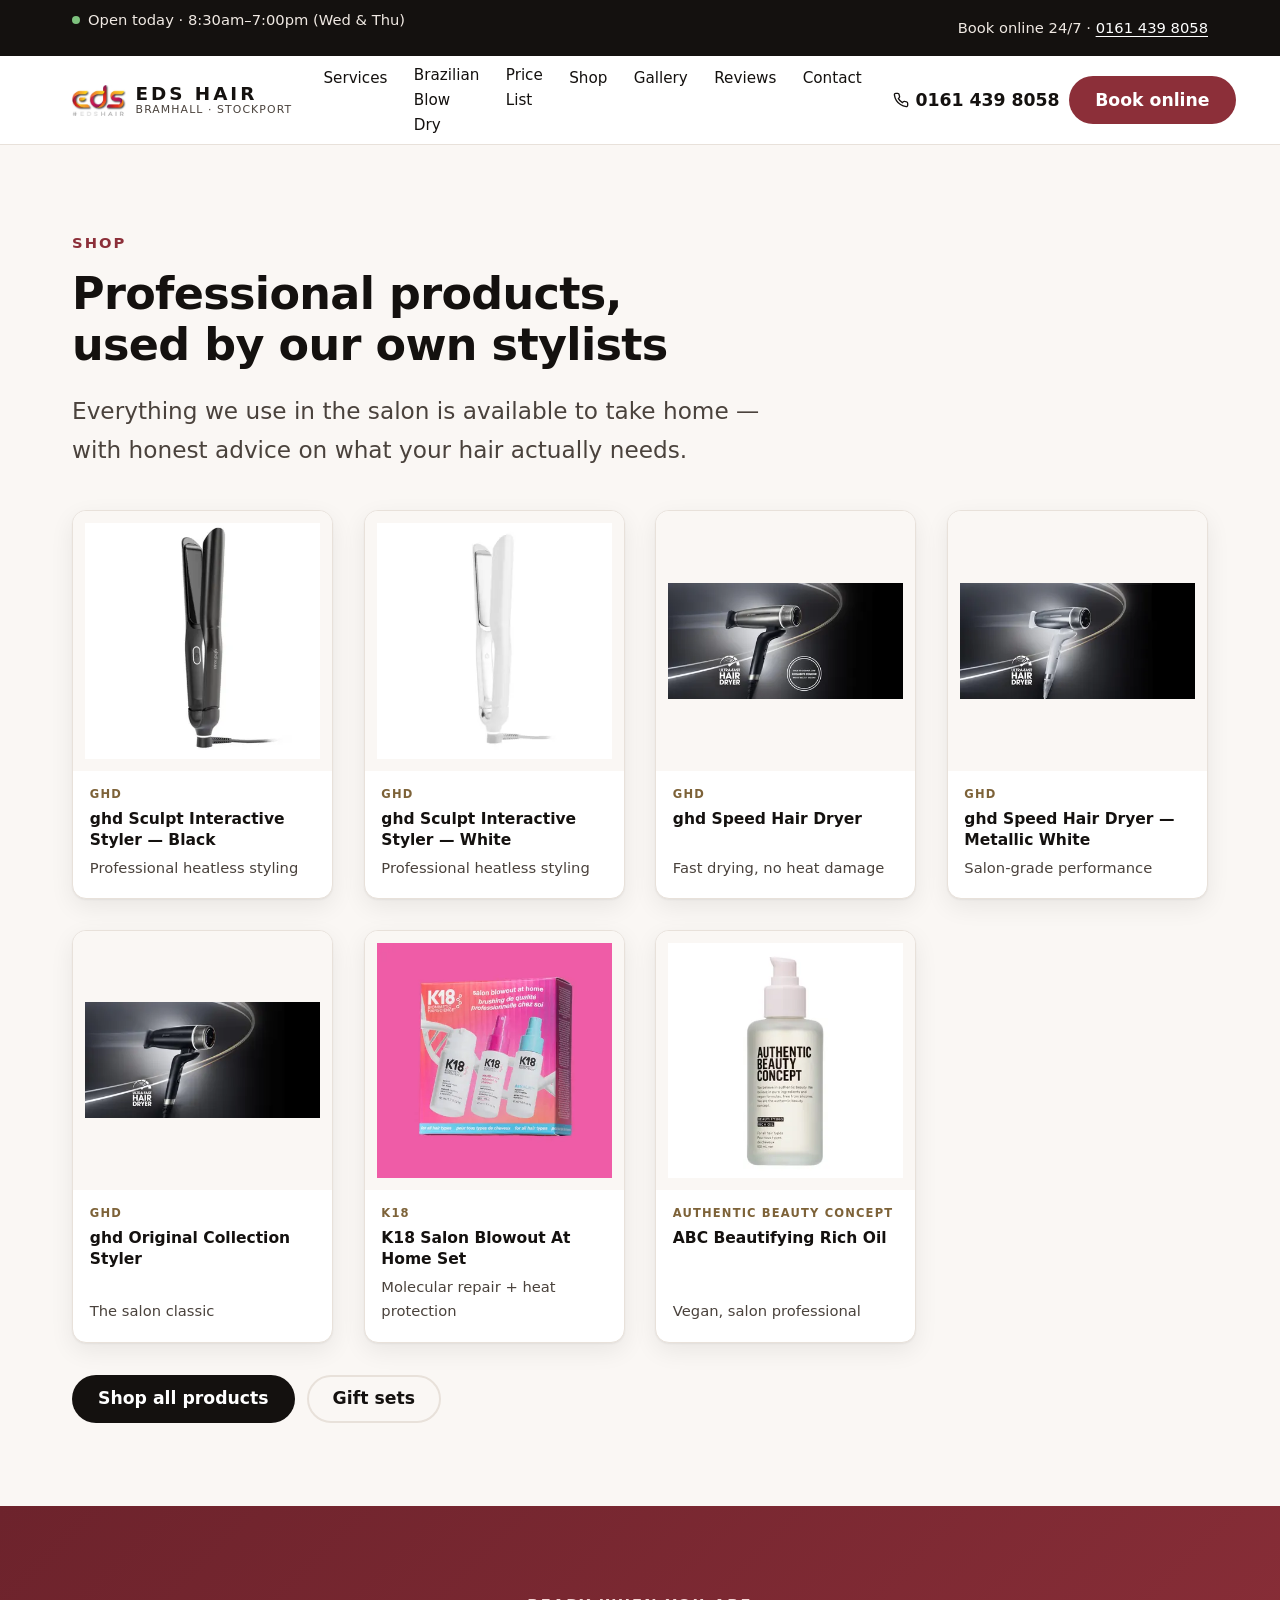
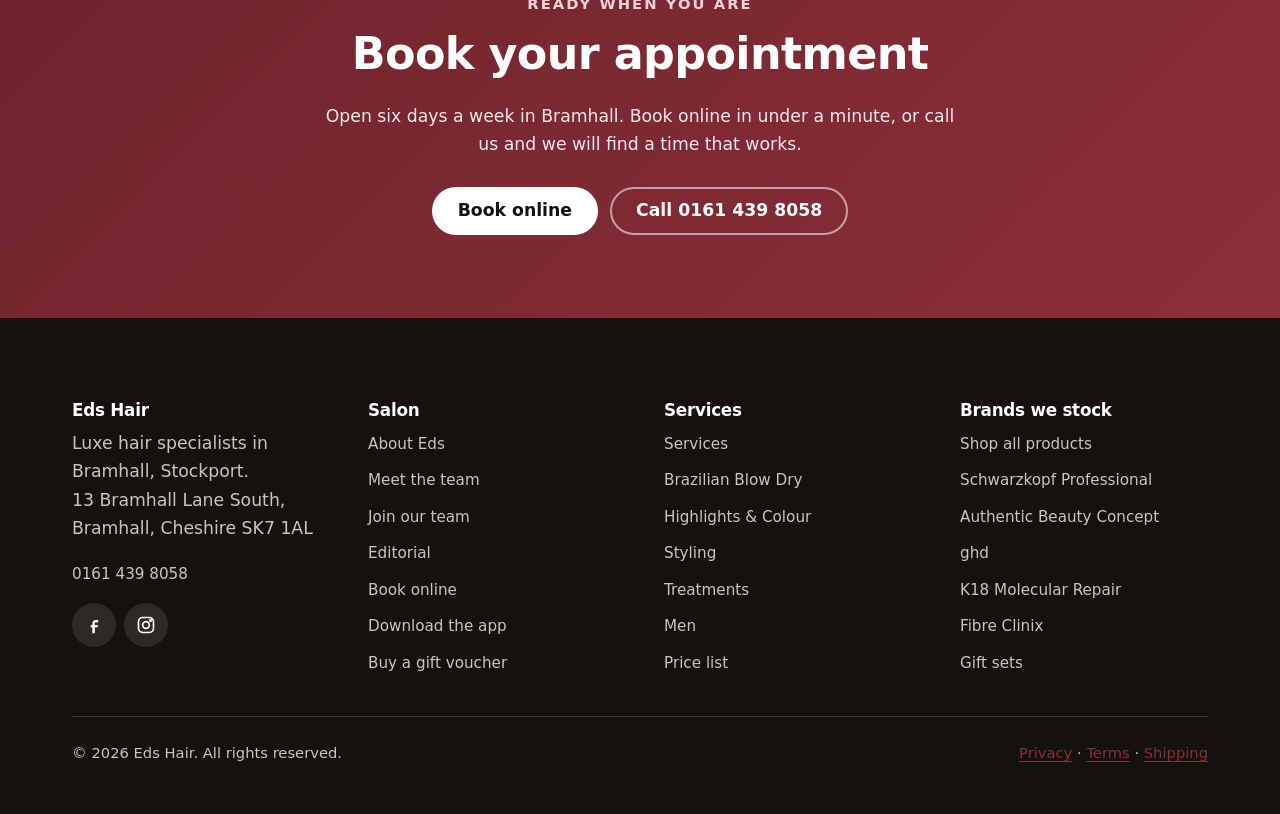
<file: eds-improved/site/shop.html>
<!DOCTYPE html>
<html lang="en-GB">
<head>
<meta charset="utf-8">
<meta name="viewport" content="width=device-width, initial-scale=1">
<title>Shop professional hair products | Eds Hair Bramhall</title>
<meta name="description" content="Shop ghd, K18, Schwarzkopf Professional and Authentic Beauty Concept at Eds Hair, Bramhall — the exact products our stylists use in the salon.">
<link rel="canonical" href="https://edshair.co.uk/collections/all">
<meta name="theme-color" content="#8c2f39">
<meta name="format-detection" content="telephone=no">

<meta property="og:type" content="website">
<meta property="og:site_name" content="Eds Hair">
<meta property="og:locale" content="en_GB">
<meta property="og:title" content="Shop professional hair products | Eds Hair Bramhall">
<meta property="og:description" content="Shop ghd, K18, Schwarzkopf Professional and Authentic Beauty Concept at Eds Hair, Bramhall — the exact products our stylists use in the salon.">
<meta property="og:url" content="https://edshair.co.uk/collections/all">
<meta property="og:image" content="https://edshair.co.uk/cdn/shop/files/Eds-Hair-Brazilian-Blowout-Blondes-2_2048x.jpg">
<meta name="twitter:card" content="summary_large_image">
<meta name="twitter:title" content="Shop professional hair products | Eds Hair Bramhall">
<meta name="twitter:description" content="Shop ghd, K18, Schwarzkopf Professional and Authentic Beauty Concept at Eds Hair, Bramhall — the exact products our stylists use in the salon.">

<link rel="icon" href="img/logo-280.webp" type="image/webp" sizes="any">
<link rel="apple-touch-icon" href="img/logo-280.webp">
<link rel="preload" as="image" href="img/hero-640.webp" imagesrcset="img/hero-640.webp 640w, img/hero-840.webp 840w" imagesizes="(max-width: 900px) 92vw, 46vw" fetchpriority="high">
<link rel="stylesheet" href="assets/styles.min.css">
<script src="assets/app.min.js" defer></script>
<script type="application/ld+json">{
  "@context": "https://schema.org",
  "@graph": [
    {
      "@type": "Product",
      "name": "ghd Sculpt Interactive Styler — Black",
      "brand": {
        "@type": "Brand",
        "name": "ghd"
      },
      "description": "Professional heatless styling",
      "image": "https://edshair.co.uk/cdn/shop/files/product-ghd-black",
      "offers": {
        "@type": "Offer",
        "url": "https://edshair.co.uk/collections/ed-shoulders/products/ghd-sculpt-interactive-stylier-black",
        "availability": "https://schema.org/InStock",
        "priceCurrency": "GBP",
        "price": "0",
        "priceValidUntil": "2027-12-31",
        "seller": {
          "@id": "https://edshair.co.uk/#salon"
        }
      }
    },
    {
      "@type": "Product",
      "name": "ghd Sculpt Interactive Styler — White",
      "brand": {
        "@type": "Brand",
        "name": "ghd"
      },
      "description": "Professional heatless styling",
      "image": "https://edshair.co.uk/cdn/shop/files/product-ghd-white",
      "offers": {
        "@type": "Offer",
        "url": "https://edshair.co.uk/collections/ed-shoulders/products/ghd-sculpt-interactive-stylier-white",
        "availability": "https://schema.org/InStock",
        "priceCurrency": "GBP",
        "price": "0",
        "priceValidUntil": "2027-12-31",
        "seller": {
          "@id": "https://edshair.co.uk/#salon"
        }
      }
    },
    {
      "@type": "Product",
      "name": "ghd Speed Hair Dryer",
      "brand": {
        "@type": "Brand",
        "name": "ghd"
      },
      "description": "Fast drying, no heat damage",
      "image": "https://edshair.co.uk/cdn/shop/files/product-ghd-speed",
      "offers": {
        "@type": "Offer",
        "url": "https://edshair.co.uk/collections/ghd",
        "availability": "https://schema.org/InStock",
        "priceCurrency": "GBP",
        "price": "0",
        "priceValidUntil": "2027-12-31",
        "seller": {
          "@id": "https://edshair.co.uk/#salon"
        }
      }
    },
    {
      "@type": "Product",
      "name": "ghd Speed Hair Dryer — Metallic White",
      "brand": {
        "@type": "Brand",
        "name": "ghd"
      },
      "description": "Salon-grade performance",
      "image": "https://edshair.co.uk/cdn/shop/files/product-ghd-speed2",
      "offers": {
        "@type": "Offer",
        "url": "https://edshair.co.uk/collections/ghd",
        "availability": "https://schema.org/InStock",
        "priceCurrency": "GBP",
        "price": "0",
        "priceValidUntil": "2027-12-31",
        "seller": {
          "@id": "https://edshair.co.uk/#salon"
        }
      }
    },
    {
      "@type": "Product",
      "name": "ghd Original Collection Styler",
      "brand": {
        "@type": "Brand",
        "name": "ghd"
      },
      "description": "The salon classic",
      "image": "https://edshair.co.uk/cdn/shop/files/product-ghd-743",
      "offers": {
        "@type": "Offer",
        "url": "https://edshair.co.uk/collections/ghd-original-collection",
        "availability": "https://schema.org/InStock",
        "priceCurrency": "GBP",
        "price": "0",
        "priceValidUntil": "2027-12-31",
        "seller": {
          "@id": "https://edshair.co.uk/#salon"
        }
      }
    },
    {
      "@type": "Product",
      "name": "K18 Salon Blowout At Home Set",
      "brand": {
        "@type": "Brand",
        "name": "K18"
      },
      "description": "Molecular repair + heat protection",
      "image": "https://edshair.co.uk/cdn/shop/files/product-k18",
      "offers": {
        "@type": "Offer",
        "url": "https://edshair.co.uk/collections/ed-shoulders/products/k18-salon-blowout-at-home-set",
        "availability": "https://schema.org/InStock",
        "priceCurrency": "GBP",
        "price": "0",
        "priceValidUntil": "2027-12-31",
        "seller": {
          "@id": "https://edshair.co.uk/#salon"
        }
      }
    },
    {
      "@type": "Product",
      "name": "ABC Beautifying Rich Oil",
      "brand": {
        "@type": "Brand",
        "name": "Authentic Beauty Concept"
      },
      "description": "Vegan, salon professional",
      "image": "https://edshair.co.uk/cdn/shop/files/product-abc",
      "offers": {
        "@type": "Offer",
        "url": "https://edshair.co.uk/collections/authentic-beauty-concept",
        "availability": "https://schema.org/InStock",
        "priceCurrency": "GBP",
        "price": "0",
        "priceValidUntil": "2027-12-31",
        "seller": {
          "@id": "https://edshair.co.uk/#salon"
        }
      }
    }
  ]
}</script>
</head>
<body id="top">
<a class="skip-link" href="#main">Skip to content</a>

<div class="topbar">
  <div class="wrap">
    <p class="topbar__note">Open today &middot; 8:30am&ndash;7:00pm (Wed &amp; Thu)</p>
    <p>Book online 24/7 &middot; <a href="tel:+441614398058">0161 439 8058</a></p>
  </div>
</div>


<header class="site-header">
  <div class="wrap">
    <a class="brand" href="#top">
      <img src="img/logo-280.webp" srcset="img/logo-280.webp 280w" sizes="54px" alt="Eds Hair — hair salon in Bramhall, Stockport" width="280" height="158" loading="eager" fetchpriority="high" >
      <span class="brand__text">
        <span class="brand__name">EDS HAIR</span>
        <span class="brand__tag">Bramhall &middot; Stockport</span>
      </span>
    </a>
    <button class="nav-toggle" type="button" aria-expanded="false" aria-controls="primary-nav" aria-label="Open menu">
      <svg viewBox="0 0 24 24" fill="none" stroke="currentColor" stroke-width="2" stroke-linecap="round" aria-hidden="true">
        <path d="M3 6h18M3 12h18M3 18h18"/>
      </svg>
    </button>
    <nav class="nav" id="primary-nav" aria-label="Primary">
      <ul><li><a href="#services">Services</a></li><li><a href="#blowout">Brazilian Blow Dry</a></li><li><a href="#prices">Price List</a></li><li><a href="#shop" aria-current="page">Shop</a></li><li><a href="#gallery">Gallery</a></li><li><a href="#reviews">Reviews</a></li><li><a href="#contact">Contact</a></li></ul>
    </nav>
    <div class="header__cta">
      <a class="header__phone" href="tel:+441614398058">
        <svg viewBox="0 0 24 24" width="16" height="16" fill="none" stroke="currentColor" stroke-width="2" aria-hidden="true"><path d="M22 16.9v3a2 2 0 0 1-2.2 2 19.8 19.8 0 0 1-8.6-3.1 19.5 19.5 0 0 1-6-6A19.8 19.8 0 0 1 2.1 4.2 2 2 0 0 1 4.1 2h3a2 2 0 0 1 2 1.7c.1 1 .4 1.9.7 2.8a2 2 0 0 1-.5 2.1L8.1 9.9a16 16 0 0 0 6 6l1.3-1.3a2 2 0 0 1 2.1-.4c.9.3 1.8.6 2.8.7a2 2 0 0 1 1.7 2Z"/></svg>
        0161 439 8058
      </a>
      <a class="btn btn--primary" href="https://phorest.com/book/salons/edshair">Book online</a>
    </div>
  </div>
</header>

<main id="main">

<section class="section section--alt" id="shop">
  <div class="wrap">
    <div class="section-head"><span class="eyebrow">Shop</span><h2>Professional products, used by our own stylists</h2><p class="lede">Everything we use in the salon is available to take home — with honest advice on what your hair actually needs.</p></div>
    <div class="grid grid--4">
    <article class="product">
      <a href="https://edshair.co.uk/collections/ed-shoulders/products/ghd-sculpt-interactive-stylier-black" rel="noopener" target="_blank" aria-label="ghd Sculpt Interactive Styler — Black">
        <img src="img/product-ghd-black-400.webp" srcset="img/product-ghd-black-400.webp 400w, img/product-ghd-black-600.webp 600w" sizes="(max-width: 700px) 45vw, 22vw" alt="ghd Sculpt Interactive Styler — Black" width="400" height="400" loading="lazy" decoding="async" >
      </a>
      <div class="product__body">
        <span class="product__brand">ghd</span>
        <span class="product__name">ghd Sculpt Interactive Styler — Black</span>
        <span class="product__meta">Professional heatless styling</span>
      </div>
    </article>
    <article class="product">
      <a href="https://edshair.co.uk/collections/ed-shoulders/products/ghd-sculpt-interactive-stylier-white" rel="noopener" target="_blank" aria-label="ghd Sculpt Interactive Styler — White">
        <img src="img/product-ghd-white-400.webp" srcset="img/product-ghd-white-400.webp 400w, img/product-ghd-white-600.webp 600w" sizes="(max-width: 700px) 45vw, 22vw" alt="ghd Sculpt Interactive Styler — White" width="400" height="400" loading="lazy" decoding="async" >
      </a>
      <div class="product__body">
        <span class="product__brand">ghd</span>
        <span class="product__name">ghd Sculpt Interactive Styler — White</span>
        <span class="product__meta">Professional heatless styling</span>
      </div>
    </article>
    <article class="product">
      <a href="https://edshair.co.uk/collections/ghd" rel="noopener" target="_blank" aria-label="ghd Speed Hair Dryer">
        <img src="img/product-ghd-speed-400.webp" srcset="img/product-ghd-speed-400.webp 400w, img/product-ghd-speed-600.webp 600w" sizes="(max-width: 700px) 45vw, 22vw" alt="ghd Speed Hair Dryer" width="400" height="197" loading="lazy" decoding="async" >
      </a>
      <div class="product__body">
        <span class="product__brand">ghd</span>
        <span class="product__name">ghd Speed Hair Dryer</span>
        <span class="product__meta">Fast drying, no heat damage</span>
      </div>
    </article>
    <article class="product">
      <a href="https://edshair.co.uk/collections/ghd" rel="noopener" target="_blank" aria-label="ghd Speed Hair Dryer — Metallic White">
        <img src="img/product-ghd-speed2-400.webp" srcset="img/product-ghd-speed2-400.webp 400w, img/product-ghd-speed2-600.webp 600w" sizes="(max-width: 700px) 45vw, 22vw" alt="ghd Speed Hair Dryer — Metallic White" width="400" height="197" loading="lazy" decoding="async" >
      </a>
      <div class="product__body">
        <span class="product__brand">ghd</span>
        <span class="product__name">ghd Speed Hair Dryer — Metallic White</span>
        <span class="product__meta">Salon-grade performance</span>
      </div>
    </article>
    <article class="product">
      <a href="https://edshair.co.uk/collections/ghd-original-collection" rel="noopener" target="_blank" aria-label="ghd Original Collection Styler">
        <img src="img/product-ghd-743-400.webp" srcset="img/product-ghd-743-400.webp 400w, img/product-ghd-743-600.webp 600w" sizes="(max-width: 700px) 45vw, 22vw" alt="ghd Original Collection Styler" width="400" height="197" loading="lazy" decoding="async" >
      </a>
      <div class="product__body">
        <span class="product__brand">ghd</span>
        <span class="product__name">ghd Original Collection Styler</span>
        <span class="product__meta">The salon classic</span>
      </div>
    </article>
    <article class="product">
      <a href="https://edshair.co.uk/collections/ed-shoulders/products/k18-salon-blowout-at-home-set" rel="noopener" target="_blank" aria-label="K18 Salon Blowout At Home Set">
        <img src="img/product-k18-400.webp" srcset="img/product-k18-400.webp 400w, img/product-k18-600.webp 600w" sizes="(max-width: 700px) 45vw, 22vw" alt="K18 Salon Blowout At Home Set" width="400" height="400" loading="lazy" decoding="async" >
      </a>
      <div class="product__body">
        <span class="product__brand">K18</span>
        <span class="product__name">K18 Salon Blowout At Home Set</span>
        <span class="product__meta">Molecular repair + heat protection</span>
      </div>
    </article>
    <article class="product">
      <a href="https://edshair.co.uk/collections/authentic-beauty-concept" rel="noopener" target="_blank" aria-label="ABC Beautifying Rich Oil">
        <img src="img/product-abc-400.webp" srcset="img/product-abc-400.webp 400w, img/product-abc-600.webp 600w" sizes="(max-width: 700px) 45vw, 22vw" alt="ABC Beautifying Rich Oil" width="400" height="400" loading="lazy" decoding="async" >
      </a>
      <div class="product__body">
        <span class="product__brand">Authentic Beauty Concept</span>
        <span class="product__name">ABC Beautifying Rich Oil</span>
        <span class="product__meta">Vegan, salon professional</span>
      </div>
    </article></div>
    <div class="btn-row" style="margin-top:2rem">
      <a class="btn btn--dark" href="https://edshair.co.uk/collections/all">Shop all products</a>
      <a class="btn btn--ghost" href="https://edshair.co.uk/collections/abc-gift-packs">Gift sets</a>
    </div>
  </div>
</section>

<section class="section cta-band">
  <div class="wrap">
    <span class="eyebrow" style="color:#f3d3d3">Ready when you are</span>
    <h2>Book your appointment</h2>
    <p>Open six days a week in Bramhall. Book online in under a minute, or
    call us and we will find a time that works.</p>
    <div class="btn-row">
      <a class="btn btn--light" href="https://phorest.com/book/salons/edshair">Book online</a>
      <a class="btn btn--outline-light" href="tel:+441614398058">Call 0161 439 8058</a>
    </div>
  </div>
</section>
</main>


<footer class="site-footer">
  <div class="wrap">
    <div class="footer-grid">
      <div>
        <h3>Eds Hair</h3>
        <p>Luxe hair specialists in Bramhall, Stockport.<br>13 Bramhall Lane South,<br>Bramhall, Cheshire SK7 1AL</p>
        <p><a href="tel:+441614398058">0161 439 8058</a></p>
        <div class="social">
          <a href="https://www.facebook.com/EdsHairBramhall/" aria-label="Eds Hair on Facebook" rel="noopener" target="_blank">
            <svg viewBox="0 0 24 24" width="20" height="20" fill="currentColor" aria-hidden="true"><path d="M14 9h3V6h-3c-2.2 0-4 1.8-4 4v2H8v3h2v7h3v-7h3l1-3h-4v-2c0-.6.4-1 1-1Z"/></svg>
          </a>
          <a href="https://www.instagram.com/EdsHairBramhall/" aria-label="Eds Hair on Instagram" rel="noopener" target="_blank">
            <svg viewBox="0 0 24 24" width="20" height="20" fill="none" stroke="currentColor" stroke-width="2" aria-hidden="true"><rect x="3" y="3" width="18" height="18" rx="5"/><circle cx="12" cy="12" r="4"/><circle cx="17.5" cy="6.5" r="1" fill="currentColor"/></svg>
          </a>
        </div>
      </div>
      <div><h3>Salon</h3><ul><li><a href="https://edshair.co.uk/pages/about-ed">About Eds</a></li><li><a href="https://edshair.co.uk/pages/meet-the-team">Meet the team</a></li><li><a href="https://edshair.co.uk/pages/join-our-team">Join our team</a></li><li><a href="https://edshair.co.uk/blogs/ed-lines-1">Editorial</a></li><li><a href="https://phorest.com/book/salons/edshair">Book online</a></li><li><a href="https://bit.ly/EdsBramhall">Download the app</a></li><li><a href="https://gift-cards.phorest.com/salons/edshair">Buy a gift voucher</a></li></ul></div>
      <div><h3>Services</h3><ul><li><a href="#services">Services</a></li><li><a href="#blowout">Brazilian Blow Dry</a></li><li><a href="#services">Highlights &amp; Colour</a></li><li><a href="#services">Styling</a></li><li><a href="#services">Treatments</a></li><li><a href="#services">Men</a></li><li><a href="#prices">Price list</a></li></ul></div>
      <div><h3>Brands we stock</h3><ul><li><a href="#shop">Shop all products</a></li><li><a href="https://edshair.co.uk/collections/schwarzkopf">Schwarzkopf Professional</a></li><li><a href="https://edshair.co.uk/collections/authentic-beauty-concept">Authentic Beauty Concept</a></li><li><a href="https://edshair.co.uk/collections/ghd">ghd</a></li><li><a href="https://edshair.co.uk/collections/k18-molecular-repair">K18 Molecular Repair</a></li><li><a href="https://edshair.co.uk/collections/fibre-clinix">Fibre Clinix</a></li><li><a href="https://edshair.co.uk/collections/abc-gift-packs">Gift sets</a></li></ul></div>
    </div>
    <div class="footer-bottom">
      <p>&copy; <span data-year>2026</span> Eds Hair. All rights reserved.</p>
      <p><a href="https://edshair.co.uk/policies/privacy-policy">Privacy</a> &middot; <a href="https://edshair.co.uk/policies/terms-of-service">Terms</a> &middot; <a href="https://edshair.co.uk/policies/shipping-policy">Shipping</a></p>
    </div>
  </div>
</footer>
</body>
</html>
</file>
<file: eds-improved/site/assets/styles.min.css>
:root{--ink:#14110f;--ink-soft:#4a423c;--brand:#8c2f39;--brand-dark:#6d232c;--brand-tint:#fdf2f2;--gold:#b08d57;--gold-dark:#7d6238;--bg:#ffffff;--bg-alt:#faf7f4;--bg-dark:#14110f;--line:#e8e1da;--focus:#1b6ec2;--step--1:clamp(0.83rem,0.8rem + 0.15vw,0.92rem);--step-0:clamp(1rem,0.96rem + 0.2vw,1.08rem);--step-1:clamp(1.2rem,1.1rem + 0.5vw,1.45rem);--step-2:clamp(1.5rem,1.3rem + 0.9vw,2rem);--step-3:clamp(1.9rem,1.5rem + 1.6vw,2.8rem);--step-4:clamp(2.3rem,1.7rem + 2.6vw,3.9rem);--gap:clamp(1rem,0.6rem + 1.6vw,2rem);--section:clamp(3rem,2rem + 4vw,6rem);--wrap:1200px;--radius:14px;--radius-sm:8px;--shadow:0 1px 2px rgba(20,17,15,.05),0 8px 24px rgba(20,17,15,.07);--shadow-lg:0 2px 4px rgba(20,17,15,.06),0 18px 48px rgba(20,17,15,.12)}*,*::before,*::after{box-sizing:border-box}html{-webkit-text-size-adjust:100%;scroll-behavior:smooth;scroll-padding-top:5rem}body{margin:0;background:var(--bg);color:var(--ink);font-family:ui-sans-serif,system-ui,-apple-system,"Segoe UI",Roboto,"Helvetica Neue",Arial,sans-serif;font-size:var(--step-0);line-height:1.65;-webkit-font-smoothing:antialiased;text-rendering:optimizeLegibility}img,svg,video{display:block;max-width:100%}img{height:auto}h1,h2,h3,h4{margin:0 0 .5em;line-height:1.15;letter-spacing:-.015em;font-weight:700;text-wrap:balance}h1{font-size:var(--step-4)}h2{font-size:var(--step-3)}h3{font-size:var(--step-1)}h4{font-size:var(--step-0)}p{margin:0 0 1rem;text-wrap:pretty}p:last-child{margin-bottom:0}a{color:var(--brand);text-underline-offset:.18em}a:hover{color:var(--brand-dark)}ul,ol{padding-left:1.15rem}:focus-visible{outline:3px solid var(--focus);outline-offset:2px;border-radius:3px}.wrap{width:100%;max-width:var(--wrap);margin-inline:auto;padding-inline:clamp(1rem,.5rem + 2vw,2rem)}.visually-hidden{position:absolute !important;width:1px;height:1px;padding:0;margin:-1px;overflow:hidden;clip:rect(0 0 0 0);white-space:nowrap;border:0}.skip-link{position:absolute;left:1rem;top:-100px;z-index:100;padding:.7rem 1.1rem;background:var(--ink);color:#fff;font-weight:600;border-radius:var(--radius-sm);transition:top .15s ease}.skip-link:focus{top:1rem;color:#fff}.section{padding-block:var(--section)}.section--alt{background:var(--bg-alt)}.section--dark{background:var(--bg-dark);color:#f5f1ed}.section--dark h2,.section--dark h3{color:#fff}.section--dark .lede{color:#d8cfc7}.lede{font-size:var(--step-1);color:var(--ink-soft);max-width:62ch}.section--dark .lede{color:#d8cfc7}.eyebrow{display:inline-block;font-size:var(--step--1);font-weight:700;letter-spacing:.14em;text-transform:uppercase;color:var(--brand);margin-bottom:.75rem}.section--dark .eyebrow{color:#e6b3b3}.section-head{max-width:64ch;margin-bottom:clamp(1.5rem,1rem + 2vw,2.75rem)}.section-head.center{margin-inline:auto;text-align:center}.btn{display:inline-flex;align-items:center;justify-content:center;gap:.5rem;min-height:48px;padding:.7rem 1.5rem;border:2px solid transparent;border-radius:999px;font:inherit;font-weight:600;line-height:1.2;text-decoration:none;cursor:pointer;transition:background-color .16s ease,color .16s ease,border-color .16s ease,transform .16s ease}.btn:active{transform:translateY(1px)}.btn--primary{background:var(--brand);color:#fff}.btn--primary:hover{background:var(--brand-dark);color:#fff}.btn--dark{background:var(--ink);color:#fff}.btn--dark:hover{background:#000;color:#fff}.btn--ghost{background:transparent;color:var(--ink);border-color:var(--line)}.btn--ghost:hover{border-color:var(--ink);background:var(--bg-alt);color:var(--ink)}.btn--light{background:#fff;color:var(--ink)}.btn--light:hover{background:#f0ebe6;color:var(--ink)}.btn--outline-light{background:transparent;color:#fff;border-color:rgba(255,255,255,.55)}.btn--outline-light:hover{background:#fff;color:var(--ink);border-color:#fff}.btn-row{display:flex;flex-wrap:wrap;gap:.75rem}.topbar{background:var(--ink);color:#f0e9e3;font-size:var(--step--1)}.topbar .wrap{display:flex;flex-wrap:wrap;gap:.5rem 1.5rem;align-items:center;justify-content:space-between;padding-block:.5rem}.topbar a{color:#fff}.topbar__note{display:flex;align-items:center;gap:.5rem}.topbar__note::before{content:"";width:.5rem;height:.5rem;border-radius:50%;background:#7ec27e;flex:none}.site-header{position:sticky;top:0;z-index:50;background:#fff;border-bottom:1px solid var(--line)}.site-header .wrap{display:flex;align-items:center;gap:1.25rem;min-height:72px}.brand{display:flex;align-items:center;gap:.6rem;text-decoration:none;color:var(--ink);flex:none}.brand img{width:54px;height:auto}.brand__text{display:flex;flex-direction:column;line-height:1.1}.brand__name{font-size:1.15rem;font-weight:800;letter-spacing:.16em}.brand__tag{font-size:.68rem;letter-spacing:.1em;text-transform:uppercase;color:var(--ink-soft)}.nav{margin-left:auto}.nav ul{display:flex;gap:.25rem;list-style:none;margin:0;padding:0}.nav a{display:inline-flex;align-items:center;min-height:44px;padding:.4rem .7rem;color:var(--ink);font-size:.95rem;font-weight:500;text-decoration:none;border-radius:var(--radius-sm)}.nav a:hover{background:var(--bg-alt);color:var(--brand-dark)}.header__cta{display:flex;align-items:center;gap:.6rem;flex:none}.header__phone{display:inline-flex;align-items:center;gap:.4rem;font-weight:700;color:var(--ink);text-decoration:none;white-space:nowrap}.header__phone:hover{color:var(--brand)}.nav-toggle{display:none;margin-left:auto;width:48px;height:48px;align-items:center;justify-content:center;background:transparent;border:1px solid var(--line);border-radius:var(--radius-sm);cursor:pointer;color:var(--ink)}.nav-toggle svg{width:22px;height:22px}@media (max-width:1000px){.nav{position:fixed;inset:72px 0 auto 0;background:#fff;border-bottom:1px solid var(--line);box-shadow:var(--shadow-lg);padding:1rem clamp(1rem,.5rem + 2vw,2rem) 1.5rem;display:none;max-height:calc(100dvh - 72px);overflow-y:auto}.nav.is-open{display:block}.nav ul{flex-direction:column;gap:0}.nav a{width:100%;min-height:48px;border-bottom:1px solid var(--line);border-radius:0}.nav-toggle{display:inline-flex}.header__phone{display:none}}.hero{position:relative;background:var(--bg-dark);color:#fff;overflow:hidden}.hero__inner{display:grid;grid-template-columns:1.05fr .95fr;gap:clamp(1.5rem,1rem + 3vw,4rem);align-items:center;padding-block:clamp(3rem,2rem + 5vw,6.5rem)}.hero h1{color:#fff;margin-bottom:.6rem}.hero__sub{font-size:var(--step-1);color:#ded5cd;max-width:46ch;margin-bottom:1.5rem}.hero__badges{display:flex;flex-wrap:wrap;gap:.5rem;margin:1.5rem 0 0;padding:0;list-style:none}.hero__badges li{font-size:var(--step--1);font-weight:600;padding:.35rem .8rem;border:1px solid rgba(255,255,255,.22);border-radius:999px;color:#e8ded6}.hero__media{position:relative}.hero__media img{width:100%;border-radius:var(--radius);box-shadow:var(--shadow-lg)}.hero__price{position:absolute;left:-1rem;bottom:-1.25rem;background:#fff;color:var(--ink);border-radius:var(--radius);padding:.85rem 1.1rem;box-shadow:var(--shadow-lg);max-width:15rem}.hero__price strong{display:block;font-size:1.4rem;color:var(--brand);line-height:1.1}.hero__price span{font-size:var(--step--1);color:var(--ink-soft)}@media (max-width:900px){.hero__inner{grid-template-columns:1fr}.hero__price{left:1rem;bottom:auto;top:1rem}}.grid{display:grid;gap:var(--gap)}.grid--2{grid-template-columns:repeat(auto-fit,minmax(min(100%,320px),1fr))}.grid--3{grid-template-columns:repeat(auto-fit,minmax(min(100%,280px),1fr))}.grid--4{grid-template-columns:repeat(auto-fit,minmax(min(100%,220px),1fr))}.card{background:#fff;border:1px solid var(--line);border-radius:var(--radius);padding:clamp(1.15rem,.9rem + .8vw,1.75rem);box-shadow:var(--shadow)}.card h3{margin-bottom:.4rem}.card p{color:var(--ink-soft)}.card--media{padding:0;overflow:hidden}.card--media img{width:100%;aspect-ratio:4 / 3;object-fit:cover}.card--media .card__body{padding:1.1rem 1.25rem 1.35rem}.card--price{display:flex;flex-direction:column;gap:.35rem}.card--price .price{font-size:1.55rem;font-weight:800;color:var(--brand);line-height:1.1}.card--price .price small{display:block;font-size:.78rem;font-weight:600;color:var(--ink-soft);letter-spacing:.02em}.split{display:grid;grid-template-columns:repeat(auto-fit,minmax(min(100%,380px),1fr));gap:clamp(1.5rem,1rem + 3vw,3.5rem);align-items:center}.split--media-first .split__media{order:-1}.split img{border-radius:var(--radius);box-shadow:var(--shadow);width:100%}.pricelist{display:grid;gap:1.5rem}.pricegroup{background:#fff;border:1px solid var(--line);border-radius:var(--radius);overflow:hidden;box-shadow:var(--shadow)}.pricegroup__head{padding:1rem 1.25rem;background:var(--bg-alt);border-bottom:1px solid var(--line)}.pricegroup__head h3{margin:0;font-size:var(--step-1)}.pricegroup__head p{margin:.15rem 0 0;font-size:var(--step--1);color:var(--ink-soft)}.table-scroll{overflow-x:auto;-webkit-overflow-scrolling:touch}table.prices{width:100%;border-collapse:collapse;font-size:.95rem;min-width:34rem}table.prices caption{text-align:left;padding:.75rem 1.25rem;font-size:var(--step--1);color:var(--ink-soft)}table.prices th,table.prices td{padding:.7rem 1.25rem;text-align:left;border-bottom:1px solid var(--line)}table.prices thead th{font-size:.74rem;letter-spacing:.09em;text-transform:uppercase;color:var(--ink-soft);background:#fff;border-bottom:2px solid var(--line);white-space:nowrap}table.prices tbody tr:last-child td{border-bottom:0}table.prices tbody tr:hover{background:var(--bg-alt)}table.prices td.num{text-align:right;font-variant-numeric:tabular-nums;white-space:nowrap}table.prices td.service{font-weight:600}table.prices td.sub{font-weight:400;color:var(--ink-soft);font-size:.87rem}table.prices .na{color:#8a8079}table.prices .from{font-size:.8rem;color:var(--ink-soft)}.pricegroup__note{padding:.85rem 1.25rem;font-size:var(--step--1);color:var(--ink-soft);background:var(--bg-alt);border-top:1px solid var(--line)}.product{background:#fff;border:1px solid var(--line);border-radius:var(--radius);overflow:hidden;box-shadow:var(--shadow);display:flex;flex-direction:column}.product img{width:100%;aspect-ratio:1;object-fit:contain;background:var(--bg-alt);padding:.75rem}.product__body{padding:.9rem 1.05rem 1.15rem;display:flex;flex-direction:column;gap:.3rem;flex:1}.product__brand{font-size:.72rem;letter-spacing:.1em;text-transform:uppercase;color:var(--gold-dark);font-weight:700}.product__name{font-weight:650;font-size:.97rem;line-height:1.35}.product__meta{font-size:var(--step--1);color:var(--ink-soft);margin-top:auto}.review{background:#fff;border:1px solid var(--line);border-left:4px solid var(--brand);border-radius:var(--radius);padding:1.25rem 1.4rem;box-shadow:var(--shadow)}.review blockquote{margin:0 0 .8rem;font-size:1rem;line-height:1.65;color:var(--ink)}.review figcaption{font-size:var(--step--1);color:var(--ink-soft)}.review figcaption strong{color:var(--ink)}.stars{color:var(--gold);letter-spacing:.1em;font-size:.95rem}.contact-grid{display:grid;gap:clamp(1.5rem,1rem + 2vw,2.5rem);grid-template-columns:repeat(auto-fit,minmax(min(100%,320px),1fr))}.hours{width:100%;border-collapse:collapse}.hours th,.hours td{padding:.6rem 0;border-bottom:1px solid var(--line);text-align:left}.hours th{font-weight:600}.hours td{text-align:right;font-variant-numeric:tabular-nums}.hours tr:last-child th,.hours tr:last-child td{border-bottom:0}.hours .closed{color:#8a8079}.info-list{list-style:none;margin:0;padding:0;display:grid;gap:.9rem}.info-list li{display:flex;gap:.75rem;align-items:flex-start}.info-list svg{width:20px;height:20px;flex:none;margin-top:.22rem;color:var(--brand)}.info-list strong{display:block;font-size:.78rem;letter-spacing:.08em;text-transform:uppercase;color:var(--ink-soft);font-weight:700}.form-grid{display:grid;gap:1rem}.field{display:grid;gap:.35rem}.field label{font-size:.88rem;font-weight:600}.field input,.field select,.field textarea{font:inherit;width:100%;min-height:48px;padding:.65rem .85rem;border:1px solid #cfc6bd;border-radius:var(--radius-sm);background:#fff;color:var(--ink)}.field textarea{min-height:130px;resize:vertical}.field input:focus,.field select:focus,.field textarea:focus{border-color:var(--brand)}.field .hint{font-size:.8rem;color:var(--ink-soft)}.req{color:var(--brand)}.site-footer{background:var(--bg-dark);color:#cdc4bc;padding-block:var(--section) 2rem}.site-footer h2,.site-footer h3{color:#fff;font-size:1.05rem}.footer-grid{display:grid;gap:clamp(1.5rem,1rem + 3vw,3rem);grid-template-columns:repeat(auto-fit,minmax(min(100%,220px),1fr));margin-bottom:2.5rem}.footer-grid ul{list-style:none;margin:0;padding:0;display:grid;gap:.5rem}.footer-grid a{color:#cdc4bc;text-decoration:none;font-size:.95rem}.footer-grid a:hover{color:#fff;text-decoration:underline}.footer-bottom{border-top:1px solid rgba(255,255,255,.14);padding-top:1.5rem;display:flex;flex-wrap:wrap;gap:1rem;justify-content:space-between;font-size:var(--step--1)}.social{display:flex;gap:.5rem;margin-top:.75rem}.social a{display:inline-flex;align-items:center;justify-content:center;width:44px;height:44px;border-radius:50%;background:rgba(255,255,255,.1);color:#fff}.social a:hover{background:var(--brand)}.badge-row{display:flex;flex-wrap:wrap;gap:.5rem;list-style:none;padding:0;margin:0}.badge{font-size:var(--step--1);font-weight:600;padding:.4rem .85rem;border-radius:999px;background:var(--brand-tint);color:var(--brand-dark);border:1px solid #f0d7d7}.badge--gold{background:#fbf5ec;color:var(--gold-dark);border-color:#ecdcbf}.notice{padding:1rem 1.25rem;background:var(--brand-tint);border:1px solid #f0d7d7;border-radius:var(--radius);font-size:var(--step--1);color:var(--brand-dark)}.notice ul{margin:0;padding-left:1.1rem;display:grid;gap:.4rem}.cta-band{background:linear-gradient(135deg,var(--brand-dark),var(--brand));color:#fff;text-align:center}.cta-band h2{color:#fff}.cta-band p{color:#f7e7e7;max-width:58ch;margin-inline:auto}.cta-band .btn-row{justify-content:center;margin-top:1.75rem}@media (max-width:640px){table.prices{min-width:0;font-size:.88rem}table.prices th,table.prices td{padding:.6rem .5rem}.hero__price{left:.75rem;padding:.7rem .9rem}.hero__price strong{font-size:1.2rem}}@media (prefers-reduced-motion:reduce){html{scroll-behavior:auto}*,*::before,*::after{animation-duration:.01ms !important;animation-iteration-count:1 !important;transition-duration:.01ms !important}}@media print{.topbar,.site-header,.hero__media,.cta-band,.btn,.nav-toggle{display:none}body{color:#000}}
</file>
